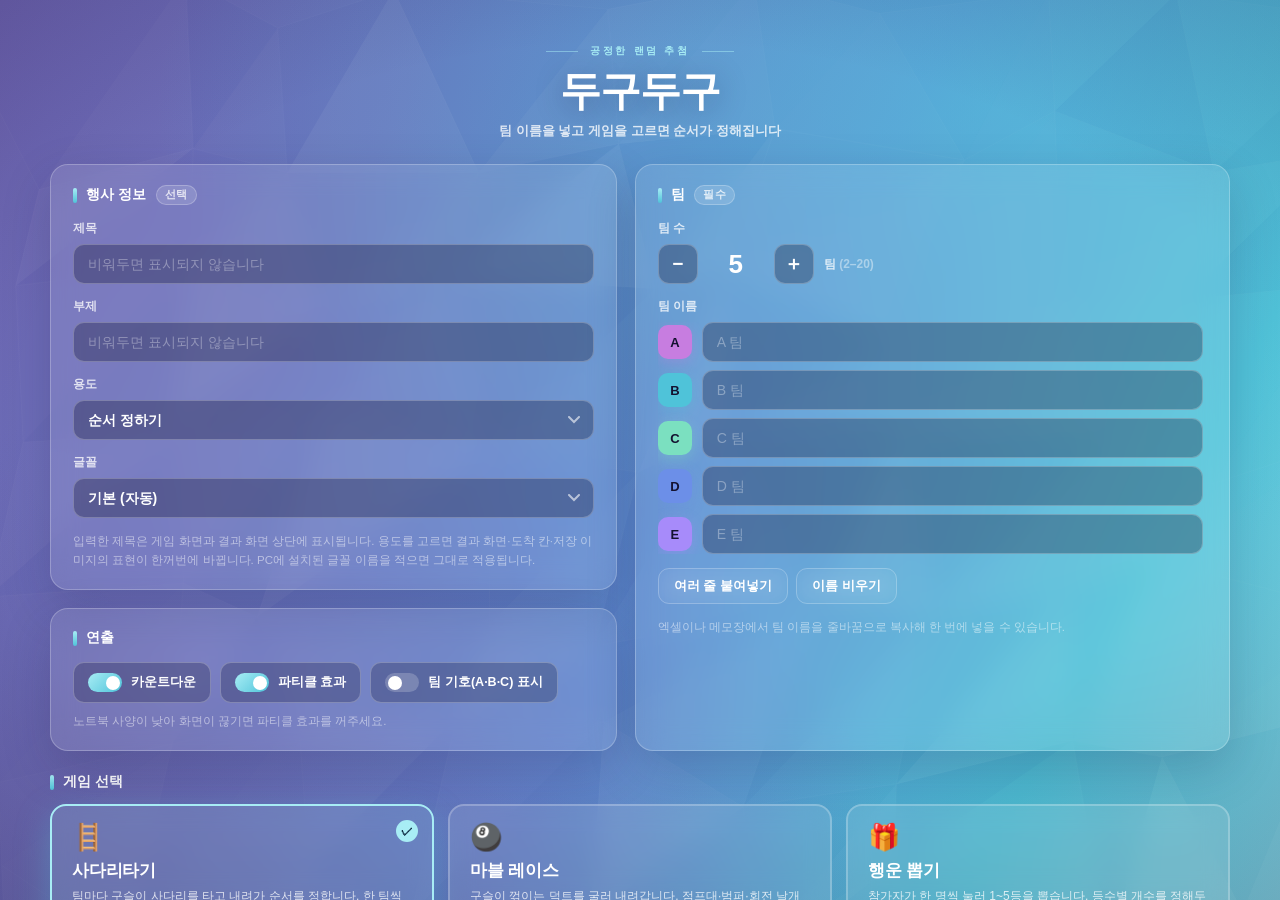
<file: index.html>
<!DOCTYPE html>
<html lang="ko">
<head>
<meta charset="UTF-8">
<meta name="viewport" content="width=device-width, initial-scale=1.0">
<title>두구두구</title>
<meta name="description" content="두구두구 — 공정한 랜덤 추첨 미니게임. 사다리타기, 마블 레이스, 행운 뽑기.">
<link rel="stylesheet" href="assets/style.css">
<link rel="icon" href="data:image/svg+xml,<svg xmlns='http://www.w3.org/2000/svg' viewBox='0 0 100 100'><text y='.9em' font-size='90'>🥁</text></svg>">
</head>
<body>

<div id="bgGrad"></div>
<canvas id="bgPoly"></canvas>
<div id="vignette"></div>

<!-- ══════════════════════════════════════════════════════════════════
     화면 1 · 설정
     ══════════════════════════════════════════════════════════════ -->
<section id="setup" class="screen on">
  <div class="setup-hero">
    <div class="kicker">공정한 랜덤 추첨</div>
    <h1>두구두구</h1>
    <p class="lead">팀 이름을 넣고 게임을 고르면 순서가 정해집니다</p>
  </div>

  <div class="grid">
    <!-- 좌: 행사 정보 -->
    <div class="col">
      <div class="card">
        <h2>행사 정보 <span class="opt">선택</span></h2>
        <div class="field">
          <label>제목</label>
          <input class="inp" id="fTitle" placeholder="비워두면 표시되지 않습니다" maxlength="80">
        </div>
        <div class="field">
          <label>부제</label>
          <input class="inp" id="fSub" placeholder="비워두면 표시되지 않습니다" maxlength="80">
        </div>
        <div class="field" id="fPurposeWrap">
          <label>용도</label>
          <select class="inp" id="fPurpose"></select>
        </div>
        <div class="field">
          <label>글꼴</label>
          <select class="inp" id="fFontSel"></select>
        </div>
        <div class="field" id="fFontCustomWrap" style="display:none">
          <label>글꼴 이름 직접 입력</label>
          <input class="inp" id="fFontCustom" placeholder="예: GmarketSansMedium">
        </div>
        <div class="hint">입력한 제목은 게임 화면과 결과 화면 상단에 표시됩니다.
          용도를 고르면 결과 화면·도착 칸·저장 이미지의 표현이 한꺼번에 바뀝니다.
          PC에 설치된 글꼴 이름을 적으면 그대로 적용됩니다.</div>
      </div>

      <div class="card">
        <h2>연출</h2>
        <div class="toggles">
          <button class="tg on" id="tgCount"><span class="sw"></span>카운트다운</button>
          <button class="tg on" id="tgFx"><span class="sw"></span>파티클 효과</button>
          <button class="tg" id="tgNo"><span class="sw"></span>팀 기호(A·B·C) 표시</button>
        </div>
        <div class="hint">노트북 사양이 낮아 화면이 끊기면 파티클 효과를 꺼주세요.</div>
      </div>
    </div>

    <!-- 우: 팀 -->
    <div class="card" id="teamCard">
      <h2>팀 <span class="opt">필수</span></h2>
      <div class="field">
        <label>팀 수</label>
        <div class="stepper">
          <button id="cMinus" aria-label="팀 수 줄이기">−</button>
          <div class="val" id="cVal">5</div>
          <button id="cPlus" aria-label="팀 수 늘리기">＋</button>
          <div class="unit">팀 <span class="dim">(2–20)</span></div>
        </div>
      </div>
      <div class="field">
        <label>팀 이름</label>
        <div class="teamlist" id="teamList"></div>
      </div>
      <div class="field row-btns">
        <button class="btn sm ghost" id="bPaste">여러 줄 붙여넣기</button>
        <button class="btn sm ghost" id="bClear">이름 비우기</button>
      </div>
      <div class="hint">엑셀이나 메모장에서 팀 이름을 줄바꿈으로 복사해 한 번에 넣을 수 있습니다.</div>
    </div>
  </div>

  <!-- 게임 선택 -->
  <div class="games-wrap">
    <h2 class="section-title">게임 선택</h2>
    <div class="games" id="gameList"></div>
    <div class="game-opts" id="gameOpts"></div>
  </div>

  <div class="setup-actions">
    <button class="btn ghost" id="bReset">전부 비우기</button>
    <button class="btn primary big" id="bStart">시작하기</button>
  </div>
  <div class="foot-note">입력한 내용은 이 브라우저에 저장돼 다음에 열어도 그대로 남습니다 · <b>전부 비우기</b>로 지울 수 있습니다</div>
</section>

<!-- ══════════════════════════════════════════════════════════════════
     화면 2 · 게임
     ══════════════════════════════════════════════════════════════ -->
<section id="play" class="screen">
  <div class="play-head">
    <div class="ph-left">
      <div class="game-name" id="pGame">사다리타기</div>
      <div class="ev-title" id="pTitle"></div>
      <div class="ev-sub" id="pSub"></div>
    </div>
    <div class="ph-right">
      <div class="counter"><b id="cDone">0</b><span>/</span><span id="cAll">5</span></div>
      <div class="tool-slot" id="gameTools"></div>
      <button class="btn sm" id="bRes" style="display:none">결과 보기</button>
      <button class="btn sm ghost" id="bFs">전체화면 <span class="kb">F</span></button>
      <button class="btn sm" id="bBack">⚙ 설정으로</button>
    </div>
  </div>
  <div class="stage" id="stage"></div>
  <div class="play-foot"><div class="tip" id="tip"></div></div>
</section>

<!-- ══════════════════════════════════════════════════════════════════
     화면 3 · 결과
     ══════════════════════════════════════════════════════════════ -->
<section id="result" class="screen">
  <div class="res-head">
    <div class="ev-title lg" id="rTitle"></div>
    <div class="ev-sub" id="rSub"></div>
    <h1 id="rHeading">순서</h1>
  </div>
  <div class="res-list" id="resList"></div>
  <div class="res-foot">
    <button class="btn" id="bPng">결과 이미지 저장</button>
    <button class="btn" id="bGameBack">게임 화면 보기</button>
    <button class="btn" id="bHome">⚙ 설정으로</button>
  </div>
</section>

<div id="cd"><div class="ring"><svg viewBox="0 0 100 100"><circle cx="50" cy="50" r="47" id="cdRing"/></svg></div><div class="num" id="cdNum">3</div></div>
<div id="toast"></div>

<div id="modal" class="modal">
  <div class="modal-box">
    <h3>팀 이름 붙여넣기</h3>
    <p>한 줄에 한 팀씩 입력하거나 붙여넣으세요. 팀 수는 자동으로 맞춰집니다.</p>
    <textarea id="pasteArea" class="inp" rows="10" placeholder="kirakira&#10;糸&#10;Genius&#10;Ace&#10;POMPOM"></textarea>
    <div class="modal-foot">
      <button class="btn ghost sm" id="pasteCancel">취소</button>
      <button class="btn primary sm" id="pasteOk">적용</button>
    </div>
  </div>
</div>

<script src="assets/core.js"></script>
<script src="assets/game-ladder.js"></script>
<script src="assets/game-marble.js"></script>
<script src="assets/game-draw.js"></script>
<script>Core.boot();</script>
</body>
</html>
</file>
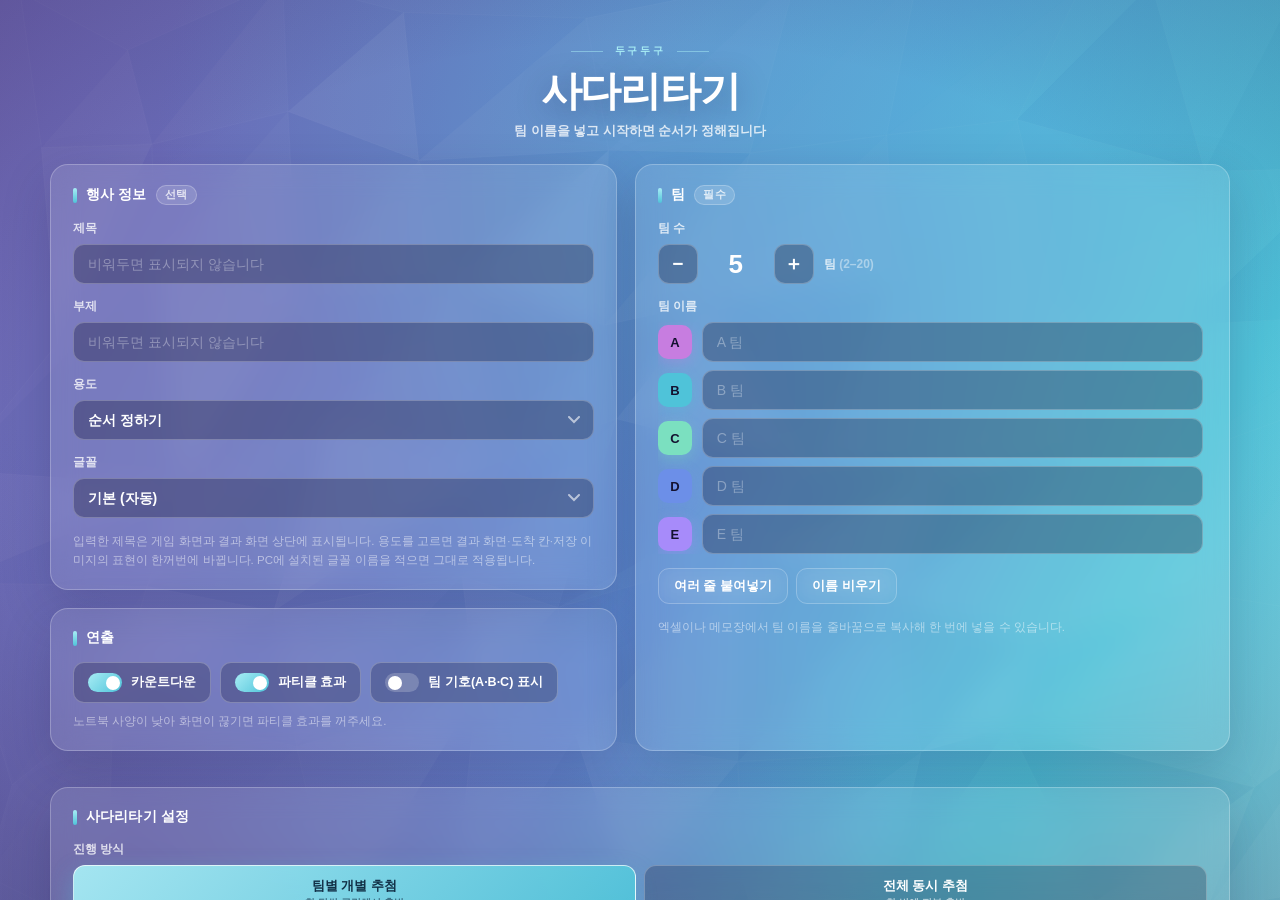
<file: 사다리타기.html>
<!DOCTYPE html>
<html lang="ko">
<head>
<meta charset="UTF-8">
<meta name="viewport" content="width=device-width, initial-scale=1.0">
<title>사다리타기 · 두구두구</title>
<meta name="description" content="두구두구 — 공정한 랜덤 추첨 미니게임. 사다리타기, 마블 레이스, 행운 뽑기.">
<style>
/* ============================================================================
   발표 순서 미니게임 — 공통 스타일
   팔레트: 보라 #6E63B0 → 블루 #5B8FD4 → 시안 #4FC3D9 (로우폴리 배경)
   ========================================================================= */
:root{
  --c-purple:#6E63B0; --c-blue:#5B8FD4; --c-cyan:#4FC3D9;
  --c-mint:#A8EDF5;   --c-navy:#2E4E9E;
  --ink:#fff; --ink-2:rgba(255,255,255,.78); --ink-3:rgba(255,255,255,.5);
  --glass:rgba(255,255,255,.11); --glass-2:rgba(255,255,255,.18);
  --line:rgba(255,255,255,.24);
  --font-user:"Pretendard";
  --font-stack:var(--font-user),Pretendard,-apple-system,"Malgun Gothic",
               "Apple SD Gothic Neo","Noto Sans KR",sans-serif;
  --r:18px;
}
*{box-sizing:border-box;margin:0;padding:0}
html,body{height:100%;overflow:hidden}
body{font-family:var(--font-stack);background:#3d3a6e;color:var(--ink);
  -webkit-font-smoothing:antialiased;user-select:none}
button{font-family:inherit;color:inherit;border:none;background:none;cursor:pointer}
input,select,textarea{font-family:inherit}

#bgGrad{position:fixed;inset:0;z-index:0;background:
  radial-gradient(120% 90% at 78% 12%, rgba(79,195,217,.55) 0%, rgba(79,195,217,0) 55%),
  radial-gradient(100% 80% at 10% 95%, rgba(110,99,176,.75) 0%, rgba(110,99,176,0) 60%),
  linear-gradient(118deg,#6E63B0 0%,#6a73bd 26%,#5B8FD4 55%,#4FC3D9 82%,#7fd3e2 100%)}
#bgPoly{position:fixed;inset:0;z-index:1;opacity:.55}
#vignette{position:fixed;inset:0;z-index:2;pointer-events:none;
  background:radial-gradient(120% 100% at 50% 45%,rgba(0,0,0,0) 40%,rgba(20,16,48,.42) 100%)}

.screen{position:fixed;inset:0;z-index:5;display:none;flex-direction:column;padding:24px 32px 18px}
.screen.on{display:flex;animation:scrIn .45s cubic-bezier(.16,1,.3,1)}
@keyframes scrIn{from{opacity:0;transform:translateY(12px)}to{opacity:1;transform:none}}

/* ── 버튼 ────────────────────────────────────────────────────────────── */
.btn{display:inline-flex;align-items:center;justify-content:center;gap:8px;
  padding:13px 24px;border-radius:14px;background:var(--glass);border:1.5px solid var(--line);
  font-weight:700;font-size:15px;line-height:1.2;backdrop-filter:blur(10px);white-space:nowrap;
  transition:transform .18s cubic-bezier(.16,1,.3,1),background .18s,border-color .18s,box-shadow .18s}
.btn:hover{background:var(--glass-2);border-color:rgba(255,255,255,.45);transform:translateY(-2px)}
.btn:active{transform:translateY(0) scale(.98)}
.btn.sm{padding:9px 15px;font-size:13px;border-radius:11px}
.btn.big{padding:17px 52px;font-size:18px;border-radius:16px}
.btn.primary{background:linear-gradient(135deg,#A8EDF5,#4FC3D9 55%,#63b6e8);color:#123047;
  border-color:rgba(255,255,255,.6);box-shadow:0 10px 30px rgba(79,195,217,.42)}
.btn.primary:hover{box-shadow:0 14px 40px rgba(79,195,217,.6)}
.btn.ghost{background:transparent}
.btn[disabled]{opacity:.35;pointer-events:none}
.btn .kb{font-size:11px;opacity:.55;border:1px solid currentColor;border-radius:5px;padding:1px 5px;font-weight:700}

/* ── 설정 화면 ───────────────────────────────────────────────────────── */
#setup{overflow-y:auto;padding-bottom:30px}
#setup::-webkit-scrollbar{width:9px}
#setup::-webkit-scrollbar-thumb{background:rgba(255,255,255,.22);border-radius:9px}
.setup-hero{text-align:center;margin:14px 0 24px;flex:0 0 auto}
.setup-hero .kicker{display:inline-flex;align-items:center;gap:12px;font-size:clamp(10px,.8vw,13px);
  font-weight:800;letter-spacing:.26em;color:var(--c-mint);margin-bottom:12px}
.setup-hero .kicker::before,.setup-hero .kicker::after{content:"";width:32px;height:1.5px;background:currentColor;opacity:.5}
.setup-hero h1{font-size:clamp(28px,3.2vw,52px);font-weight:900;letter-spacing:-.03em;line-height:1.05;
  text-shadow:0 6px 30px rgba(20,16,60,.35)}
.setup-hero .lead{margin-top:10px;font-size:clamp(12px,1vw,16px);color:var(--ink-2);font-weight:600}

.grid{display:grid;grid-template-columns:minmax(0,1fr) minmax(0,1.05fr);gap:18px;
  max-width:1180px;margin:0 auto;width:100%}
@media (max-width:980px){.grid{grid-template-columns:1fr}}
.col{display:flex;flex-direction:column;gap:18px}

.card{background:rgba(255,255,255,.10);border:1.5px solid var(--line);border-radius:var(--r);
  padding:20px 22px;backdrop-filter:blur(14px);box-shadow:0 18px 50px rgba(23,18,60,.20)}
.card h2{font-size:14px;font-weight:800;letter-spacing:.01em;display:flex;align-items:center;gap:9px;margin-bottom:15px}
.card h2::before{content:"";width:4px;height:15px;border-radius:2px;
  background:linear-gradient(180deg,#A8EDF5,#4FC3D9);flex:0 0 auto}
.card h2 .opt{font-size:10.5px;font-weight:700;letter-spacing:.06em;padding:2px 8px;border-radius:20px;
  background:rgba(255,255,255,.14);border:1px solid var(--line);color:var(--ink-2)}
.field{margin-bottom:14px}
.field:last-child{margin-bottom:0}
.field>label{display:block;font-size:12px;font-weight:700;color:var(--ink-2);margin-bottom:7px}
.row-btns{display:flex;gap:8px;flex-wrap:wrap}

.inp{width:100%;padding:11px 14px;border-radius:11px;background:rgba(12,10,40,.30);
  border:1.5px solid var(--line);color:var(--ink);font-size:14px;font-weight:600;outline:none;
  transition:border-color .16s,background .16s}
.inp::placeholder{color:rgba(255,255,255,.34);font-weight:500}
.inp:focus{border-color:#A8EDF5;background:rgba(12,10,40,.45)}
select.inp{cursor:pointer;appearance:none;padding-right:34px;background-repeat:no-repeat;
  background-position:right 13px center;
  background-image:url("data:image/svg+xml;utf8,<svg xmlns='http://www.w3.org/2000/svg' width='12' height='8'><path d='M1 1l5 5 5-5' stroke='white' stroke-width='2' fill='none' opacity='.6' stroke-linecap='round'/></svg>")}
select.inp option{background:#3b3468;color:#fff}
textarea.inp{resize:vertical;line-height:1.6;font-weight:500}

.stepper{display:flex;align-items:center;gap:10px}
.stepper button{width:40px;height:40px;border-radius:11px;flex:0 0 auto;background:rgba(12,10,40,.3);
  border:1.5px solid var(--line);font-size:19px;font-weight:800;transition:all .16s}
.stepper button:hover{background:rgba(12,10,40,.5);border-color:#A8EDF5}
.stepper .val{font-size:26px;font-weight:900;min-width:56px;text-align:center;font-variant-numeric:tabular-nums}
.stepper .unit{font-size:12px;color:var(--ink-2);font-weight:700}
.dim{opacity:.55}

.teamlist{display:flex;flex-direction:column;gap:8px;max-height:300px;overflow-y:auto;padding-right:4px}
.teamlist::-webkit-scrollbar{width:7px}
.teamlist::-webkit-scrollbar-thumb{background:rgba(255,255,255,.2);border-radius:7px}
.trow{display:flex;align-items:center;gap:10px}
.tdot{width:34px;height:34px;border-radius:10px;flex:0 0 auto;display:flex;align-items:center;
  justify-content:center;font-size:13px;font-weight:900;color:#141230}
.trow .inp{flex:1 1 auto}

.hint{font-size:11.5px;color:var(--ink-3);line-height:1.6;margin-top:9px}

.toggles{display:flex;gap:9px;flex-wrap:wrap}
.tg{display:flex;align-items:center;gap:9px;padding:10px 14px;border-radius:11px;
  background:rgba(12,10,40,.24);border:1.5px solid var(--line);font-size:12.5px;font-weight:700;transition:all .16s}
.tg:hover{background:rgba(12,10,40,.4)}
.tg .sw{width:34px;height:19px;border-radius:19px;background:rgba(255,255,255,.2);position:relative;
  transition:background .2s;flex:0 0 auto}
.tg .sw::after{content:"";position:absolute;top:2.5px;left:2.5px;width:14px;height:14px;border-radius:50%;
  background:#fff;transition:transform .22s cubic-bezier(.16,1,.3,1)}
.tg.on .sw{background:linear-gradient(135deg,#A8EDF5,#4FC3D9)}
.tg.on .sw::after{transform:translateX(15px)}

/* ── 게임 선택 ───────────────────────────────────────────────────────── */
.games-wrap{max-width:1180px;margin:22px auto 0;width:100%}
.section-title{font-size:14px;font-weight:800;display:flex;align-items:center;gap:9px;margin-bottom:13px}
.section-title::before{content:"";width:4px;height:15px;border-radius:2px;
  background:linear-gradient(180deg,#A8EDF5,#4FC3D9)}
.games{display:grid;grid-template-columns:repeat(auto-fit,minmax(250px,1fr));gap:14px}
.gcard{position:relative;text-align:left;padding:18px 20px;border-radius:16px;
  background:rgba(255,255,255,.10);border:2px solid var(--line);backdrop-filter:blur(12px);
  transition:transform .2s cubic-bezier(.16,1,.3,1),border-color .2s,box-shadow .2s,background .2s}
.gcard:hover{transform:translateY(-4px);background:rgba(255,255,255,.16)}
.gcard.on{border-color:#A8EDF5;background:rgba(168,237,245,.16);
  box-shadow:0 12px 34px rgba(79,195,217,.35)}
.gcard .gi{font-size:26px;line-height:1;margin-bottom:9px}
.gcard .gn{font-size:17px;font-weight:900;letter-spacing:-.01em}
.gcard .gd{font-size:12px;color:var(--ink-2);margin-top:5px;line-height:1.55;font-weight:500}
.gcard .chk{position:absolute;top:14px;right:14px;width:22px;height:22px;border-radius:50%;
  border:2px solid var(--line);display:flex;align-items:center;justify-content:center;font-size:12px;
  font-weight:900;color:#123047;opacity:0;transition:opacity .2s}
.gcard.on .chk{opacity:1;background:#A8EDF5;border-color:#A8EDF5}
.game-opts{margin-top:14px}
.game-opts:empty{margin:0}

.setup-actions{display:flex;gap:12px;justify-content:center;align-items:center;margin:24px auto 6px;flex-wrap:wrap}
.foot-note{text-align:center;font-size:11px;color:var(--ink-3);margin-top:6px}

/* ── 게임 화면 ───────────────────────────────────────────────────────── */
#play{padding:18px 26px 12px}
.play-head{display:flex;align-items:flex-start;justify-content:space-between;gap:18px;flex:0 0 auto}
.ph-left{min-width:0}
.game-name{font-size:clamp(17px,1.5vw,26px);font-weight:900;letter-spacing:-.02em;line-height:1.1}
.ev-title{font-size:clamp(12px,1vw,16px);font-weight:800;color:var(--ink-2);margin-top:4px;letter-spacing:-.01em}
.ev-title:empty{display:none}
.ev-sub{font-size:clamp(11px,.85vw,13.5px);font-weight:600;color:var(--ink-3);margin-top:2px}
.ev-sub:empty{display:none}
.ev-title.lg{font-size:clamp(14px,1.2vw,20px);color:var(--ink)}
.ph-right{display:flex;gap:8px;align-items:center;flex-wrap:wrap;justify-content:flex-end}
.tool-slot{display:flex;gap:8px;align-items:center;flex-wrap:wrap}
.counter{display:flex;align-items:baseline;gap:5px;padding:8px 16px;border-radius:12px;
  background:rgba(12,10,40,.32);border:1.5px solid var(--line);font-variant-numeric:tabular-nums;font-weight:900}
.counter b{font-size:22px;color:#A8EDF5}
.counter span{font-size:13px;color:var(--ink-3)}
.stage{flex:1 1 auto;display:flex;flex-direction:column;min-height:0;margin-top:12px;position:relative}
.play-foot{display:flex;justify-content:center;flex:0 0 auto;padding-top:9px}
.tip{font-size:12.5px;color:var(--ink-3);font-weight:600}

/* ── 카운트다운 ──────────────────────────────────────────────────────── */
#cd{position:fixed;inset:0;z-index:40;display:none;align-items:center;justify-content:center;
  background:rgba(14,11,44,.5);backdrop-filter:blur(9px)}
#cd.on{display:flex}
#cd .num{font-size:min(30vw,320px);font-weight:900;line-height:1;color:#fff;font-variant-numeric:tabular-nums;
  text-shadow:0 0 70px rgba(168,237,245,.85),0 0 150px rgba(79,195,217,.55)}
#cd .ring{position:absolute;width:min(34vw,360px);height:min(34vw,360px);border-radius:50%;
  border:3px solid rgba(168,237,245,.28)}
#cd .ring svg{width:100%;height:100%;transform:rotate(-90deg)}
#cd .ring circle{fill:none;stroke:#A8EDF5;stroke-width:3;stroke-linecap:round;
  filter:drop-shadow(0 0 12px rgba(168,237,245,.9))}
.cd-tick{animation:cdTick .92s cubic-bezier(.16,1,.3,1)}
@keyframes cdTick{0%{opacity:0;transform:scale(2.1);filter:blur(16px)}
  16%{opacity:1;transform:scale(1);filter:blur(0)}
  88%{opacity:1;transform:scale(1);filter:blur(0)}
  100%{opacity:0;transform:scale(.9);filter:blur(4px)}}
.shock{position:fixed;left:50%;top:50%;z-index:41;pointer-events:none;width:20px;height:20px;
  margin:-10px 0 0 -10px;border-radius:50%;border:3px solid rgba(168,237,245,.9)}
.shock.go{animation:shock .85s cubic-bezier(.16,1,.3,1) forwards}
@keyframes shock{0%{transform:scale(1);opacity:.95;border-width:5px}
  100%{transform:scale(95);opacity:0;border-width:1px}}

/* ── 결과 화면 ───────────────────────────────────────────────────────── */
#result{padding:24px 40px 18px;align-items:center}
.res-head{text-align:center;flex:0 0 auto;margin-bottom:14px}
.res-head h1{font-size:clamp(26px,3vw,50px);font-weight:900;letter-spacing:-.03em;line-height:1.05;margin-top:6px}
.res-list{flex:1 1 auto;width:100%;max-width:1000px;min-height:0;display:flex;flex-direction:column;
  gap:10px;padding:4px 6px;justify-content:center}
.res-list .rrow{flex:1 1 0;max-height:168px}
.rrow{display:flex;align-items:center;gap:18px;padding:12px 22px;min-height:66px;border-radius:16px;
  background:rgba(255,255,255,.13);border:2px solid var(--line);backdrop-filter:blur(12px);
  opacity:0;transform:translateY(20px)}
.rrow.in{animation:rIn .6s cubic-bezier(.16,1,.3,1) forwards}
@keyframes rIn{to{opacity:1;transform:none}}
.rrow .rank{width:52px;height:52px;border-radius:14px;flex:0 0 auto;display:flex;align-items:center;
  justify-content:center;font-size:24px;font-weight:900;color:#141230}
.rrow .rinfo{flex:1 1 auto;min-width:0}
.rrow .rord{font-size:12.5px;font-weight:800;color:rgba(255,255,255,.86)}
.rrow .rname{font-size:clamp(19px,1.8vw,30px);font-weight:900;letter-spacing:-.02em;line-height:1.15;
  margin-top:1px;text-shadow:0 2px 10px rgba(8,6,26,.45)}
.rrow .rno{font-size:15px;font-weight:900;letter-spacing:.06em;color:var(--ink-3)}
.res-list.dense{gap:7px}
.res-list.dense .rrow{padding:9px 18px;gap:14px;border-radius:13px;min-height:56px}
.res-list.dense .rank{width:42px;height:42px;border-radius:11px;font-size:19px}
.res-list.dense .rname{font-size:clamp(16px,1.35vw,24px)}
.res-list.dense .rord{font-size:11px}
.res-list.cols2{display:grid;grid-template-columns:1fr 1fr;gap:10px 16px;grid-auto-flow:column;
  align-content:stretch;max-width:1560px}
.res-list.cols2 .rrow{padding:8px 14px;gap:11px;border-radius:12px;max-height:none;min-height:56px}
.res-list.cols2 .rank{width:38px;height:38px;border-radius:10px;font-size:17px}
.res-list.cols2 .rname{font-size:clamp(15px,1.1vw,21px)}
.res-list.cols2 .rord{font-size:10.5px}
.res-foot{display:flex;gap:11px;justify-content:center;flex:0 0 auto;padding-top:14px;flex-wrap:wrap}

/* ── 토스트 · 모달 ───────────────────────────────────────────────────── */
#toast{position:fixed;left:50%;bottom:34px;transform:translateX(-50%) translateY(20px);z-index:60;
  padding:12px 22px;border-radius:13px;background:rgba(14,11,44,.9);border:1.5px solid var(--line);
  font-size:13.5px;font-weight:700;backdrop-filter:blur(10px);opacity:0;pointer-events:none;
  transition:opacity .28s,transform .28s;box-shadow:0 14px 40px rgba(10,8,34,.45)}
#toast.on{opacity:1;transform:translateX(-50%) translateY(0)}
.modal{position:fixed;inset:0;z-index:70;display:none;align-items:center;justify-content:center;
  background:rgba(10,8,32,.62);backdrop-filter:blur(6px);padding:24px}
.modal.on{display:flex}
.modal-box{width:min(560px,100%);background:rgba(30,26,68,.96);border:1.5px solid var(--line);
  border-radius:var(--r);padding:24px;box-shadow:0 30px 80px rgba(8,6,26,.5)}
.modal-box h3{font-size:18px;font-weight:900;margin-bottom:8px}
.modal-box p{font-size:12.5px;color:var(--ink-2);margin-bottom:14px;line-height:1.6}
.modal-foot{display:flex;gap:9px;justify-content:flex-end;margin-top:14px}

body.noeffect .pulse{animation:none!important}

/* ============================================================================
   게임 · 사다리타기
   ========================================================================= */
.row-cards{display:flex;gap:12px;flex:0 0 auto;padding:0 4px}
.row-cards>*{flex:1 1 0;min-width:0}
.canvas-wrap{flex:1 1 auto;position:relative;min-height:0;margin:6px 0}
.canvas-wrap canvas{position:absolute;inset:0;width:100%;height:100%}

.tcard{position:relative;border-radius:15px;padding:12px 10px 13px;background:rgba(255,255,255,.13);
  border:2px solid var(--line);backdrop-filter:blur(12px);text-align:center;overflow:hidden;
  transition:transform .22s cubic-bezier(.16,1,.3,1),box-shadow .22s,opacity .3s,border-color .22s}
.tcard .no{font-size:10.5px;font-weight:800;letter-spacing:.14em;color:var(--ink-3);margin-bottom:3px}
.tcard .nm{font-size:clamp(14px,1.35vw,25px);font-weight:900;letter-spacing:-.02em;line-height:1.14;
  word-break:keep-all;overflow-wrap:anywhere}
.tcard .bar{position:absolute;left:0;right:0;top:0;height:4px}
.tcard.click{cursor:pointer}
.tcard.click::after{content:"";position:absolute;inset:-2px;border-radius:15px;pointer-events:none;
  box-shadow:0 0 0 0 rgba(168,237,245,.65);animation:pulse 2.1s ease-out infinite}
@keyframes pulse{0%{box-shadow:0 0 0 0 rgba(168,237,245,.55)}
  70%{box-shadow:0 0 0 13px rgba(168,237,245,0)}100%{box-shadow:0 0 0 0 rgba(168,237,245,0)}}
.tcard.click:hover{transform:translateY(-5px) scale(1.03)}
.tcard.done{opacity:.34;filter:saturate(.35)}
.tcard.done::after{display:none}
.tcard.active{transform:translateY(-4px) scale(1.045);border-color:rgba(255,255,255,.85)}

.dcard{position:relative;border-radius:15px;padding:13px 10px;min-height:74px;background:rgba(12,10,40,.34);
  border:2.5px solid rgba(255,255,255,.32);backdrop-filter:blur(12px);text-align:center;overflow:hidden;
  display:flex;flex-direction:column;align-items:center;justify-content:center;gap:2px;
  transition:transform .3s cubic-bezier(.16,1,.3,1),box-shadow .3s,background .3s,border-color .3s}
.dcard .ord{font-size:clamp(12px,1.1vw,18px);font-weight:900;line-height:1.15;
  text-shadow:0 2px 8px rgba(8,6,26,.55)}
.dcard .win{font-size:clamp(13px,1.25vw,22px);font-weight:900;line-height:1.12;
  word-break:keep-all;overflow-wrap:anywhere;
  text-shadow:0 0 14px rgba(8,6,26,.7),0 2px 4px rgba(8,6,26,.9)}
.dcard .q{font-size:clamp(16px,1.5vw,26px);font-weight:900;color:rgba(255,255,255,.58);letter-spacing:.16em}
.dcard.filled{background:rgba(9,7,32,.52)}
.dcard.pop{animation:dpop .62s cubic-bezier(.16,1,.3,1)}
@keyframes dpop{0%{transform:scale(1)}28%{transform:scale(1.13) translateY(-6px)}
  60%{transform:scale(.985)}100%{transform:scale(1)}}

/* 팀이 많을 때 카드 자동 축소 */
.row-cards.d1>*{border-radius:12px}
.row-cards.d1 .tcard,.row-cards.d1 .dcard{padding:9px 5px}
.row-cards.d1 .nm{font-size:clamp(12px,1.05vw,19px)}
.row-cards.d1 .no{font-size:9.5px;letter-spacing:.08em}
.row-cards.d1 .ord{font-size:clamp(10px,.82vw,14px)}
.row-cards.d1 .win{font-size:clamp(11px,.95vw,17px)}
.row-cards.d1 .dcard{min-height:60px}
.row-cards.d2{gap:6px}
.row-cards.d2>*{border-radius:10px}
.row-cards.d2 .tcard,.row-cards.d2 .dcard{padding:7px 3px}
.row-cards.d2 .nm{font-size:clamp(10px,.72vw,14px)}
.row-cards.d2 .no{font-size:8.5px;letter-spacing:.04em;margin-bottom:1px}
.row-cards.d2 .ord{font-size:clamp(9px,.6vw,11px)}
.row-cards.d2 .win{font-size:clamp(9.5px,.68vw,13px)}
.row-cards.d2 .q{font-size:13px;letter-spacing:.06em}
.row-cards.d2 .dcard{min-height:48px}

/* 세그먼트 선택 (게임 옵션) */
.seg{display:flex;gap:8px;flex-wrap:wrap}
.seg button{flex:1 1 0;min-width:150px;padding:12px 10px;border-radius:12px;background:rgba(12,10,40,.24);
  border:1.5px solid var(--line);font-size:13px;font-weight:700;transition:all .18s;text-align:center;line-height:1.25}
.seg button .sub{display:block;font-size:.78em;opacity:.6;font-weight:600;margin-top:.2em}
.seg button:hover{background:rgba(12,10,40,.4)}
.seg button.on{background:linear-gradient(135deg,rgba(168,237,245,.94),rgba(79,195,217,.94));
  color:#123047;border-color:rgba(255,255,255,.7);box-shadow:0 8px 22px rgba(79,195,217,.35)}
.seg button.on .sub{opacity:.62}

/* ============================================================================
   게임 · 마블 레이스
   ========================================================================= */
.marble-wrap{flex:1 1 auto;display:flex;gap:16px;min-height:0;justify-content:center}
.marble-track{flex:0 1 980px;position:relative;min-width:0;border-radius:18px;overflow:hidden;
  background:rgba(9,7,32,.34);border:1.5px solid var(--line);box-shadow:inset 0 0 60px rgba(8,6,26,.4)}
.marble-track canvas{position:absolute;inset:0;width:100%;height:100%}
.rank-panel{flex:0 0 320px;display:flex;flex-direction:column;border-radius:18px;padding:14px;
  background:rgba(255,255,255,.09);border:1.5px solid var(--line);backdrop-filter:blur(12px);min-height:0}
.rank-panel h3{font-size:12px;font-weight:800;letter-spacing:.06em;color:var(--ink-2);margin-bottom:10px}
.rank-list{flex:1 1 auto;overflow-y:auto;display:flex;flex-direction:column;gap:5px;padding-right:4px}
.rank-list::-webkit-scrollbar{width:6px}
.rank-list::-webkit-scrollbar-thumb{background:rgba(255,255,255,.2);border-radius:6px}
.rk{display:flex;align-items:center;gap:9px;padding:6px 9px;border-radius:10px;
  background:rgba(12,10,40,.3);border:1.5px solid transparent;transition:all .25s;font-size:12.5px}
.rk .p{width:22px;text-align:center;font-weight:900;font-variant-numeric:tabular-nums;color:var(--ink-3);flex:0 0 auto}
.rk .ball{width:24px;height:24px;border-radius:50%;flex:0 0 auto;display:flex;
  align-items:center;justify-content:center;font-weight:900;font-size:12px;color:#161233;
  box-shadow:0 2px 8px rgba(8,6,26,.45),inset 0 -2px 5px rgba(0,0,0,.18),inset 0 2px 5px rgba(255,255,255,.55)}
.rk .nm{flex:1 1 auto;font-weight:800;overflow:hidden;text-overflow:ellipsis;white-space:nowrap}
.rk.fin{background:rgba(9,7,32,.6)}
.rk.fin .p{color:#A8EDF5}
@media (max-width:1100px){.rank-panel{flex-basis:210px}}
.rank-panel .rk{font-size:13px;padding:7px 10px}

/* ============================================================================
   사다리 가로 스크롤 래퍼
   좁은 화면에서 칸을 무한정 줄이는 대신 최소 폭을 지키고 옆으로 밀어 보게 한다.
   카드와 캔버스가 같은 스크롤 컨테이너 안에 있으므로 좌표 계산은 그대로 맞는다.
   ========================================================================= */
.ladder-scroll{flex:1 1 auto;min-height:0;display:flex;overflow-x:auto;overflow-y:hidden;
  scrollbar-width:thin;-webkit-overflow-scrolling:touch}
.ladder-scroll::-webkit-scrollbar{height:7px}
.ladder-scroll::-webkit-scrollbar-thumb{background:rgba(255,255,255,.25);border-radius:7px}
.ladder-inner{flex:1 0 auto;min-width:100%;display:flex;flex-direction:column;min-height:0}

/* ============================================================================
   모바일 · 태블릿
   ========================================================================= */
@media (hover:none){
  /* 터치 기기에서는 F 키가 없고 브라우저가 전체화면을 따로 다룬다 */
  #bFs{display:none!important}
  .btn,.tg,.stepper button,.gcard,.seg button{touch-action:manipulation;-webkit-tap-highlight-color:transparent}
  .btn{min-height:44px}
  .btn.sm{min-height:38px}
  .tcard.click:hover,.gcard:hover,.btn:hover{transform:none}
}

@media (max-width:820px){
  .screen{padding:12px 12px 8px;height:100dvh}
  #setup{padding-bottom:22px}

  /* 설정 */
  .setup-hero{margin:6px 0 16px}
  .setup-hero h1{font-size:30px}
  .setup-hero .kicker{margin-bottom:8px;letter-spacing:.18em}
  .setup-hero .lead{font-size:13px;margin-top:8px}
  .grid{gap:12px}
  .col{gap:12px}
  .card{padding:15px 14px;border-radius:15px}
  .card h2{margin-bottom:12px}
  .teamlist{max-height:46vh}
  .stepper button{width:44px;height:44px}
  .stepper .val{font-size:24px;min-width:48px}
  .games{grid-template-columns:1fr;gap:10px}
  .gcard{padding:14px 16px}
  .gcard .gi{font-size:22px;margin-bottom:6px}
  .gcard .gn{font-size:16px}
  .games-wrap{margin-top:16px}
  .setup-actions{margin:18px auto 4px;gap:9px}
  .btn.big{padding:15px 34px;font-size:17px;flex:1 1 auto}
  .seg button{min-width:0;flex:1 1 44%}

  /* 게임 화면 */
  #play{padding:10px 10px 6px}
  .play-head{flex-direction:column;align-items:stretch;gap:8px}
  .game-name{font-size:19px}
  /* 버튼을 가로 스크롤로 숨기면 '설정으로' 를 못 찾는다 — 줄바꿈으로 전부 보이게 */
  .ph-right{justify-content:flex-start;gap:6px;flex-wrap:wrap}
  .ph-right>*{flex:0 0 auto}
  .counter{padding:6px 12px}
  .counter b{font-size:18px}
  .stage{margin-top:8px}
  .play-foot{padding-top:6px}
  .tip{font-size:11.5px;text-align:center;line-height:1.5}

  /* 사다리 — 칸 최소 폭 확보 후 가로 스크롤 */
  .ladder-inner{min-width:max(100%, calc(var(--ld-cols,5) * 66px))}
  .row-cards{gap:7px}
  .tcard .nm{font-size:13px}
  .dcard{min-height:54px}
  .dcard .ord{font-size:11px}
  .dcard .win{font-size:12.5px}
  .dcard .q{font-size:14px}

  /* 마블 — 코스 위, 순위 아래 */
  .marble-wrap{flex-direction:column;gap:9px}
  .marble-track{flex:1 1 auto;max-width:none;border-radius:14px}
  .rank-panel{flex:0 0 auto;max-height:24vh;padding:10px;border-radius:14px}
  .rank-panel h3{margin-bottom:7px}
  .rank-list{display:grid;grid-template-columns:1fr 1fr;gap:5px 8px;align-content:start}
  .rank-panel .rk{font-size:12px;padding:5px 8px}

  /* 결과 */
  .res-head h1{font-size:26px}
  /* 팀이 적으면 가운데로 모으고(위아래 빈 공간 제거), 많으면 위에서부터 쌓고 스크롤.
     safe 를 붙여야 내용이 화면보다 길 때 윗부분이 잘리지 않는다. */
  .res-list{max-width:100%;justify-content:center;justify-content:safe center;
    overflow-y:auto;gap:8px}
  .res-list .rrow{flex:0 1 auto;max-height:104px;min-height:58px;padding:10px 14px;gap:12px}
  .res-list.cols2{display:flex;flex-direction:column;grid-template-rows:none!important;max-width:100%}
  .res-list.cols2 .rrow,.res-list.dense .rrow{min-height:58px}
  .rrow .rank{width:42px;height:42px;font-size:19px;border-radius:11px}
  .rrow .rname{font-size:17px}
  .res-foot{padding-top:10px;gap:8px}
  .res-foot .btn{flex:1 1 40%;padding:12px 10px;font-size:13.5px}

  /* 모달 */
  .modal{padding:14px}
  .modal-box{padding:18px 16px}
}

/* 아주 좁은 폰 */
@media (max-width:400px){
  .setup-hero h1{font-size:26px}
  .res-foot .btn{flex:1 1 100%}
}
@media (max-width:340px){
  .rank-list{grid-template-columns:1fr}
}

/* 가로로 누운 폰 — 세로 공간이 귀하다 */
@media (max-height:520px) and (orientation:landscape){
  .screen{padding:8px 12px 6px}
  .play-head{flex-direction:row;align-items:center}
  .game-name{font-size:16px}
  .ev-title,.ev-sub{display:none}
  .play-foot{display:none}
  .rank-panel{max-height:none;flex:0 0 190px}
  .marble-wrap{flex-direction:row}
  .rank-list{grid-template-columns:1fr}
  .res-head h1{font-size:20px}
  .res-head .ev-title,.res-head .ev-sub{display:none}
}

/* 마블 — 역순 모드 표시 */
.rank-panel h3 .revtag{display:inline-block;margin-left:8px;padding:2px 8px;border-radius:999px;
  background:rgba(255,190,120,.22);border:1px solid rgba(255,190,120,.5);
  font-size:11px;font-weight:800;letter-spacing:0;color:#ffd9ae;vertical-align:middle}

/* ════════════════════════════════════════════════════════════════════
   행운 뽑기
   태블릿 세로 기준으로 만들되 가로에서도 가운데 정렬로 그대로 쓸 수 있게
   폭만 제한한다. 애니메이션은 CSS transform 만 쓴다 (태블릿 부담 최소화).
   ═════════════════════════════════════════════════════════════════ */
body.no-teams #teamCard,
body.no-teams #fPurposeWrap{display:none}
body.no-teams .grid{grid-template-columns:minmax(0,1fr)}

.btn.danger{background:rgba(231,76,89,.22);border-color:rgba(231,76,89,.6);color:#ffd9dc}
.btn.danger:hover{background:rgba(231,76,89,.34)}

.draw-wrap{flex:1 1 auto;display:flex;flex-direction:column;align-items:center;
  justify-content:center;gap:14px;min-height:0;padding:4px 0}
.dw-top{display:flex;align-items:baseline;gap:10px;flex:0 0 auto}
.dw-left{font-size:13px;font-weight:800;color:var(--ink-3);letter-spacing:.02em}
.dw-num b{font-size:30px;font-weight:900;color:var(--c-mint);font-variant-numeric:tabular-nums}
.dw-num span{font-size:14px;font-weight:800;color:var(--ink-3);margin-left:4px}

.machine{flex:0 1 auto;display:flex;flex-direction:column;align-items:center;
  width:min(400px,80vw);transform-origin:50% 60%}
.machine.shake{animation:mcShake .6s cubic-bezier(.36,.07,.19,.97)}
@keyframes mcShake{
  0%,100%{transform:translateX(0) rotate(0)}
  12%{transform:translateX(-7px) rotate(-1.4deg)}
  28%{transform:translateX(6px) rotate(1.2deg)}
  46%{transform:translateX(-5px) rotate(-1deg)}
  64%{transform:translateX(4px) rotate(.7deg)}
  82%{transform:translateX(-2px) rotate(-.3deg)}
}
.mc-dome{position:relative;width:100%;aspect-ratio:1;border-radius:50%;
  background:radial-gradient(120% 110% at 32% 24%, rgba(255,255,255,.34) 0%, rgba(255,255,255,.1) 42%, rgba(255,255,255,.06) 100%);
  border:2px solid rgba(255,255,255,.4);overflow:hidden;
  box-shadow:inset 0 -18px 40px rgba(20,16,48,.3), 0 18px 44px rgba(8,6,26,.3)}
.mc-gloss{position:absolute;left:14%;top:10%;width:34%;height:26%;border-radius:50%;
  background:radial-gradient(circle at 40% 40%, rgba(255,255,255,.62), rgba(255,255,255,0) 70%)}
.cap{position:absolute;width:15%;height:10.5%;border-radius:999px;transform:translate(-50%,-50%);
  border:1px solid rgba(255,255,255,.5)}
.mc-neck{width:46%;height:16px;background:linear-gradient(180deg,#7fd36a,#4faa3c);
  border-radius:4px 4px 0 0;margin-top:-6px;box-shadow:0 6px 16px rgba(8,6,26,.28)}
.mc-body{width:84%;border-radius:16px;padding:18px 16px 14px;
  background:linear-gradient(180deg,#8fdd5e,#5fb43a);
  box-shadow:0 14px 34px rgba(8,6,26,.34), inset 0 -6px 0 rgba(0,0,0,.14);
  display:flex;flex-direction:column;align-items:center;gap:12px}
.mc-knob{width:min(150px,54%);aspect-ratio:1;border-radius:50%;cursor:pointer;
  background:linear-gradient(180deg,#fdfdfd,#d9dde6);border:5px solid #3fa02b;
  display:flex;flex-direction:column;align-items:center;justify-content:center;gap:1px;
  box-shadow:0 8px 0 #b9bfcb, 0 14px 26px rgba(8,6,26,.34);
  transition:transform .12s ease, box-shadow .12s ease}
.mc-knob b{font-size:21px;font-weight:900;color:#1d1a3c;letter-spacing:-.02em}
.mc-knob span{font-size:11px;font-weight:900;color:#5b6274;letter-spacing:.14em}
.mc-knob:active{transform:translateY(6px);box-shadow:0 2px 0 #b9bfcb, 0 8px 16px rgba(8,6,26,.3)}
.mc-knob:disabled{opacity:.5;cursor:default;transform:none}
.mc-slot{width:62%;height:13px;border-radius:4px;background:rgba(20,16,48,.42);
  box-shadow:inset 0 2px 5px rgba(0,0,0,.4)}
.dw-hint{flex:0 0 auto;font-size:12.5px;font-weight:700;color:var(--ink-3)}

/* ── 당첨 티켓 ───────────────────────────────────────────────────────── */
.ticket-back{position:fixed;inset:0;z-index:72;display:none;align-items:center;justify-content:center;
  padding:20px;background:rgba(10,8,30,.72);backdrop-filter:blur(7px);overflow:hidden}
.ticket-back.on{display:flex}
.ticket{position:relative;width:min(340px,100%);border-radius:20px;padding:26px 22px 20px;
  background:#fbfbfe;border:2px dashed #cdd2e2;text-align:center;
  box-shadow:0 26px 60px rgba(6,4,22,.5);animation:tkIn .36s cubic-bezier(.16,1,.3,1)}
@keyframes tkIn{from{opacity:0;transform:translateY(18px) scale(.94)}to{opacity:1;transform:none}}
.ticket::before,.ticket::after{content:'';position:absolute;top:50%;width:22px;height:22px;
  border-radius:50%;background:rgba(10,8,30,.92);transform:translateY(-50%)}
.ticket::before{left:-12px} .ticket::after{right:-12px}
.tk-kicker{display:inline-block;padding:4px 11px;border-radius:999px;background:#eceef6;
  font-size:10.5px;font-weight:900;letter-spacing:.16em;color:#6a7187}
.tk-badge{width:112px;height:112px;border-radius:50%;margin:16px auto 12px;
  display:flex;align-items:baseline;justify-content:center;gap:1px;color:#1d1a3c;
  border:3px solid rgba(255,255,255,.75)}
.tk-badge b{font-size:46px;font-weight:900;line-height:1}
.tk-badge span{font-size:17px;font-weight:900}
.tk-msg{font-size:20px;font-weight:900;color:#1d1a3c}
.tk-sub{font-size:12.5px;font-weight:700;color:#7a8198;margin:6px 0 16px}
.ticket .btn{width:100%;background:#1d1a3c;border-color:#1d1a3c;color:#fff}
.ticket .btn:hover{background:#2b2757}
.cfti{position:absolute;top:-14px;width:8px;height:14px;border-radius:2px;pointer-events:none;
  animation:cftiFall 1.9s linear forwards}
@keyframes cftiFall{to{transform:translateY(105vh) rotate(680deg);opacity:.15}}
body.noeffect .cfti{display:none}

/* ── 관리자 패널 ─────────────────────────────────────────────────────── */
.adm-back{position:fixed;inset:0;z-index:74;display:none;align-items:center;justify-content:center;
  padding:18px;background:rgba(10,8,30,.7);backdrop-filter:blur(7px)}
.adm-back.on{display:flex}
.adm{width:min(420px,100%);max-height:86vh;overflow:auto;border-radius:18px;padding:20px 18px;
  background:rgba(30,26,68,.97);border:1.5px solid var(--line);box-shadow:0 26px 60px rgba(6,4,22,.5)}
.adm h3{font-size:17px;font-weight:900;margin-bottom:14px}
.adm-row{display:flex;align-items:center;gap:11px;padding:10px 11px;border-radius:12px;
  background:rgba(255,255,255,.07);margin-bottom:7px}
.adm-tier{flex:0 0 auto;min-width:40px;text-align:center;padding:5px 0;border-radius:8px;
  font-size:12px;font-weight:900;color:#1d1a3c}
.adm-info{flex:1 1 auto;min-width:0;display:flex;flex-direction:column;gap:1px}
.adm-info b{font-size:14px;font-weight:900}
.adm-info span{font-size:11.5px;font-weight:700;color:var(--ink-3)}
.adm-pct{flex:0 0 auto;text-align:right;display:flex;flex-direction:column;gap:1px}
.adm-pct b{font-size:16px;font-weight:900;color:var(--c-mint);font-variant-numeric:tabular-nums}
.adm-pct span{font-size:10px;font-weight:700;color:var(--ink-3)}
.adm-total{margin-top:11px;padding:11px;border-radius:12px;text-align:center;
  background:rgba(168,237,245,.13);border:1px solid rgba(168,237,245,.3);font-size:13px;font-weight:800}
.adm-total b{font-size:19px;color:var(--c-mint)}
.adm-note{margin-top:10px;font-size:11.5px;line-height:1.65;color:var(--ink-3)}
.adm-foot{display:flex;gap:9px;justify-content:flex-end;margin-top:14px}

/* ── 설정 화면의 뽑기 설정 ───────────────────────────────────────────── */
.dcfg-row{display:flex;align-items:center;gap:10px;padding:8px 10px;border-radius:12px;
  background:rgba(255,255,255,.06);margin-bottom:7px}
.dcfg-tier{flex:0 0 auto;min-width:42px;text-align:center;padding:6px 0;border-radius:8px;
  font-size:12px;font-weight:900;color:#1d1a3c}
.dcfg-f{flex:1 1 0;display:flex;align-items:center;gap:7px;min-width:0}
.dcfg-f>span{flex:0 0 auto;font-size:11.5px;font-weight:800;color:var(--ink-3)}
.dcfg-f .inp.num{flex:1 1 0;min-width:0;padding:8px 9px;text-align:right;
  font-weight:900;font-variant-numeric:tabular-nums}
.dcfg-sum{margin-top:4px;padding:10px;border-radius:12px;text-align:center;font-size:13px;
  font-weight:800;background:rgba(168,237,245,.12);border:1px solid rgba(168,237,245,.28)}
.dcfg-sum b{font-size:18px;color:var(--c-mint)}

@media (max-width:820px){
  .machine{width:min(330px,80vw)}
  .dw-num b{font-size:26px}
  .dcfg-row{flex-wrap:wrap}
  .dcfg-f{flex:1 1 44%}
}
@media (max-height:720px){
  .machine{width:min(240px,52vh)}
  .mc-knob{width:min(118px,52%)}
  .mc-knob b{font-size:18px}
}

</style>
<link rel="icon" href="data:image/svg+xml,<svg xmlns='http://www.w3.org/2000/svg' viewBox='0 0 100 100'><text y='.9em' font-size='90'>🥁</text></svg>">
</head>
<body>

<div id="bgGrad"></div>
<canvas id="bgPoly"></canvas>
<div id="vignette"></div>

<!-- ══════════════════════════════════════════════════════════════════
     화면 1 · 설정
     ══════════════════════════════════════════════════════════════ -->
<section id="setup" class="screen on">
  <div class="setup-hero">
    <div class="kicker">두구두구</div>
    <h1>사다리타기</h1>
    <p class="lead">팀 이름을 넣고 시작하면 순서가 정해집니다</p>
  </div>

  <div class="grid">
    <!-- 좌: 행사 정보 -->
    <div class="col">
      <div class="card">
        <h2>행사 정보 <span class="opt">선택</span></h2>
        <div class="field">
          <label>제목</label>
          <input class="inp" id="fTitle" placeholder="비워두면 표시되지 않습니다" maxlength="80">
        </div>
        <div class="field">
          <label>부제</label>
          <input class="inp" id="fSub" placeholder="비워두면 표시되지 않습니다" maxlength="80">
        </div>
        <div class="field" id="fPurposeWrap">
          <label>용도</label>
          <select class="inp" id="fPurpose"></select>
        </div>
        <div class="field">
          <label>글꼴</label>
          <select class="inp" id="fFontSel"></select>
        </div>
        <div class="field" id="fFontCustomWrap" style="display:none">
          <label>글꼴 이름 직접 입력</label>
          <input class="inp" id="fFontCustom" placeholder="예: GmarketSansMedium">
        </div>
        <div class="hint">입력한 제목은 게임 화면과 결과 화면 상단에 표시됩니다.
          용도를 고르면 결과 화면·도착 칸·저장 이미지의 표현이 한꺼번에 바뀝니다.
          PC에 설치된 글꼴 이름을 적으면 그대로 적용됩니다.</div>
      </div>

      <div class="card">
        <h2>연출</h2>
        <div class="toggles">
          <button class="tg on" id="tgCount"><span class="sw"></span>카운트다운</button>
          <button class="tg on" id="tgFx"><span class="sw"></span>파티클 효과</button>
          <button class="tg" id="tgNo"><span class="sw"></span>팀 기호(A·B·C) 표시</button>
        </div>
        <div class="hint">노트북 사양이 낮아 화면이 끊기면 파티클 효과를 꺼주세요.</div>
      </div>
    </div>

    <!-- 우: 팀 -->
    <div class="card" id="teamCard">
      <h2>팀 <span class="opt">필수</span></h2>
      <div class="field">
        <label>팀 수</label>
        <div class="stepper">
          <button id="cMinus" aria-label="팀 수 줄이기">−</button>
          <div class="val" id="cVal">5</div>
          <button id="cPlus" aria-label="팀 수 늘리기">＋</button>
          <div class="unit">팀 <span class="dim">(2–20)</span></div>
        </div>
      </div>
      <div class="field">
        <label>팀 이름</label>
        <div class="teamlist" id="teamList"></div>
      </div>
      <div class="field row-btns">
        <button class="btn sm ghost" id="bPaste">여러 줄 붙여넣기</button>
        <button class="btn sm ghost" id="bClear">이름 비우기</button>
      </div>
      <div class="hint">엑셀이나 메모장에서 팀 이름을 줄바꿈으로 복사해 한 번에 넣을 수 있습니다.</div>
    </div>
  </div>

  <!-- 게임 선택 -->
  <div class="games-wrap">
    <h2 class="section-title">게임 선택</h2>
    <div class="games" id="gameList"></div>
    <div class="game-opts" id="gameOpts"></div>
  </div>

  <div class="setup-actions">
    <button class="btn ghost" id="bReset">전부 비우기</button>
    <button class="btn primary big" id="bStart">시작하기</button>
  </div>
  <div class="foot-note">입력한 내용은 이 브라우저에 저장돼 다음에 열어도 그대로 남습니다 · <b>전부 비우기</b>로 지울 수 있습니다</div>
</section>

<!-- ══════════════════════════════════════════════════════════════════
     화면 2 · 게임
     ══════════════════════════════════════════════════════════════ -->
<section id="play" class="screen">
  <div class="play-head">
    <div class="ph-left">
      <div class="game-name" id="pGame">사다리타기</div>
      <div class="ev-title" id="pTitle"></div>
      <div class="ev-sub" id="pSub"></div>
    </div>
    <div class="ph-right">
      <div class="counter"><b id="cDone">0</b><span>/</span><span id="cAll">5</span></div>
      <div class="tool-slot" id="gameTools"></div>
      <button class="btn sm" id="bRes" style="display:none">결과 보기</button>
      <button class="btn sm ghost" id="bFs">전체화면 <span class="kb">F</span></button>
      <button class="btn sm" id="bBack">⚙ 설정으로</button>
    </div>
  </div>
  <div class="stage" id="stage"></div>
  <div class="play-foot"><div class="tip" id="tip"></div></div>
</section>

<!-- ══════════════════════════════════════════════════════════════════
     화면 3 · 결과
     ══════════════════════════════════════════════════════════════ -->
<section id="result" class="screen">
  <div class="res-head">
    <div class="ev-title lg" id="rTitle"></div>
    <div class="ev-sub" id="rSub"></div>
    <h1 id="rHeading">순서</h1>
  </div>
  <div class="res-list" id="resList"></div>
  <div class="res-foot">
    <button class="btn" id="bPng">결과 이미지 저장</button>
    <button class="btn" id="bGameBack">게임 화면 보기</button>
    <button class="btn" id="bHome">⚙ 설정으로</button>
  </div>
</section>

<div id="cd"><div class="ring"><svg viewBox="0 0 100 100"><circle cx="50" cy="50" r="47" id="cdRing"/></svg></div><div class="num" id="cdNum">3</div></div>
<div id="toast"></div>

<div id="modal" class="modal">
  <div class="modal-box">
    <h3>팀 이름 붙여넣기</h3>
    <p>한 줄에 한 팀씩 입력하거나 붙여넣으세요. 팀 수는 자동으로 맞춰집니다.</p>
    <textarea id="pasteArea" class="inp" rows="10" placeholder="kirakira&#10;糸&#10;Genius&#10;Ace&#10;POMPOM"></textarea>
    <div class="modal-foot">
      <button class="btn ghost sm" id="pasteCancel">취소</button>
      <button class="btn primary sm" id="pasteOk">적용</button>
    </div>
  </div>
</div>

<script>window.APP_NAME="사다리타기";</script>
<script>
/* ============================================================================
   두구두구 — core.js · 공통 코어
   ----------------------------------------------------------------------------
   · 설정 상태(행사 정보 · 팀 · 연출) 보관과 저장
   · 팀 컬러 생성, 암호학적 난수 유틸
   · 화면 전환(설정 → 게임 → 결과), 카운트다운, 결과 화면, 결과 PNG 저장
   · 게임 모듈 등록 API (Core.registerGame)
   ----------------------------------------------------------------------------
   [문구] 현재 한국어 전용. 다국어가 필요해지면 이 파일의 문자열을
          { ko:'…', en:'…' } 형태 사전으로 바꾸고 t() 를 거치게 하면 된다.
   ========================================================================= */
'use strict';

const Core = (() => {

/* ── 상수 ───────────────────────────────────────────────────────────── */
/* 단일 게임 빌드에서는 core.js 앞에서 window.APP_NAME 을 지정해 이름을 바꾼다 */
const APP_NAME = (typeof window!=='undefined' && window.APP_NAME) || '두구두구';
const MAX_TEAMS = 20;
const TEAM_COLORS = [
  '#C77DE0','#4FC3D9','#7BE0C0','#6C8FE8','#A78BFA',
  '#F49AC8','#5FD6B0','#8FB8FF','#B58CF5','#63D9E8'
];
const FONT_PRESETS = [
  {v:'',                  n:'기본 (자동)'},
  {v:'Pretendard',        n:'Pretendard'},
  {v:'Malgun Gothic',     n:'맑은 고딕'},
  {v:'NanumGothic',       n:'나눔고딕'},
  {v:'NanumSquare',       n:'나눔스퀘어'},
  {v:'NanumSquareRound',  n:'나눔스퀘어라운드'},
  {v:'Noto Sans KR',      n:'Noto Sans KR'},
  {v:'S-Core Dream 5',    n:'에스코어드림'},
  {v:'GmarketSansMedium', n:'G마켓 산스'},
  {v:'__custom__',        n:'직접 입력…'}
];
/* 용도 프리셋 — 결과 화면·도착 칸·저장 이미지의 표현을 한 곳에서 관리한다.
   게임은 host.slot(j) / host.purpose 만 쓰면 되므로, 게임이 늘어나도
   문구를 게임마다 고칠 일이 없다. 용도를 추가하려면 여기에 한 줄 넣으면 된다. */
const PURPOSES = {
  order: { name:'순서 정하기', heading:'순서',      slot:n=>n+'번',        file:'순서',     dup:true  },
  talk:  { name:'발표 순서',   heading:'발표 순서', slot:n=>n+'번째 발표', file:'발표순서', dup:false },
  rank:  { name:'순위',        heading:'순위',      slot:n=>n+'등',        file:'순위',     dup:true  },
  prize: { name:'추첨 당첨',   heading:'당첨 순서', slot:n=>n+'번째',      file:'추첨결과', dup:true  }
};
const purposeOf = k => PURPOSES[k] || PURPOSES.order;

/* 팀 식별자는 알파벳(A·B·C…). 순위는 숫자(1·2·3…)라서 둘이 절대 안 헷갈린다.
   20팀이면 A~T 까지만 쓰므로 두 글자가 될 일은 없다. */
const tagOf = i => String.fromCharCode(65 + (i % 26)) + (i >= 26 ? Math.floor(i/26)+1 : '');

const DEF = {
  title:'', sub:'', font:'', fontCustom:'', purpose:'order',
  n:5, teams:['','','','',''],
  game:'ladder', showNo:false, useFx:true, useCount:true,
  opts:{}
};

/* ── 상태 ───────────────────────────────────────────────────────────── */
let S = JSON.parse(JSON.stringify(DEF));
let GAMES = [];
let active = null;          // 현재 게임 모듈
let curScreen = 'setup';
let lastResults = null;     // [순서 index] = teamIndex
let teams = [];             // [{name,no,color}]

const $  = s => document.querySelector(s);
const $$ = s => Array.from(document.querySelectorAll(s));

/* ── 난수 (crypto 기반 · 균등) ──────────────────────────────────────── */
function rndInt(max){
  if(max<=0) return 0;
  const lim=Math.floor(4294967296/max)*max, b=new Uint32Array(1);
  let v; do{ crypto.getRandomValues(b); v=b[0]; }while(v>=lim);
  return v%max;
}
function rnd(){ const b=new Uint32Array(1); crypto.getRandomValues(b); return b[0]/4294967296; }
function shuffle(a){ for(let i=a.length-1;i>0;i--){ const j=rndInt(i+1); [a[i],a[j]]=[a[j],a[i]]; } return a; }

/* ── 색 ─────────────────────────────────────────────────────────────── */
function hsl(h,s,l){
  s/=100; l/=100;
  const k=n=>(n+h/30)%12, a=s*Math.min(l,1-l);
  const f=n=>l-a*Math.max(-1,Math.min(k(n)-3,Math.min(9-k(n),1)));
  const hex=v=>Math.round(v*255).toString(16).padStart(2,'0');
  return '#'+hex(f(0))+hex(f(8))+hex(f(4));
}
/* 10팀까지는 고른 색, 11팀 이상은 색상환 균등 분할 → 20팀까지 중복 없음 */
function teamColors(n){
  if(n<=TEAM_COLORS.length) return TEAM_COLORS.slice(0,n);
  const out=[];
  for(let i=0;i<n;i++){
    const h=(268+i*(360/n))%360, l=i%2?64:73, sa=i%3===2?58:70;
    out.push(hsl(h,sa,l));
  }
  return out;
}
function lighten(hex,k){
  const m=hex.replace('#','');
  const v=[0,2,4].map(i=>parseInt(m.substr(i,2),16));
  return '#'+v.map(c=>Math.round(c+(255-c)*k).toString(16).padStart(2,'0')).join('');
}
const esc = s => String(s).replace(/[&<>"]/g, m => ({'&':'&amp;','<':'&lt;','>':'&gt;','"':'&quot;'}[m]));

/* ── 알림 ───────────────────────────────────────────────────────────── */
let toastT=0;
function toast(msg){
  const el=$('#toast'); el.textContent=msg; el.classList.add('on');
  clearTimeout(toastT); toastT=setTimeout(()=>el.classList.remove('on'),2200);
}

/* ── 저장 ───────────────────────────────────────────────────────────── */
function save(){ try{ localStorage.setItem('partygames_v1', JSON.stringify(S)); }catch(e){} }
function load(){
  try{
    const r=localStorage.getItem('partygames_v1');
    if(r) S=Object.assign(JSON.parse(JSON.stringify(DEF)), JSON.parse(r));
  }catch(e){}
  if(!Array.isArray(S.teams)) S.teams=DEF.teams.slice();
  if(!S.opts||typeof S.opts!=='object') S.opts={};
  S.n=Math.max(2,Math.min(MAX_TEAMS,S.n|0||5));
}

/* ── 게임 등록 ──────────────────────────────────────────────────────── */
function registerGame(g){ GAMES.push(g); }
function gameById(id){ return GAMES.find(g=>g.id===id) || GAMES[0]; }

/* ── 설정 화면 ──────────────────────────────────────────────────────── */
function applyFont(){
  const f=(S.font==='__custom__'?S.fontCustom:S.font)||'Pretendard';
  document.documentElement.style.setProperty('--font-user', '"'+f+'"');
}
function applyBrand(){
  $('#pTitle').textContent = S.title||'';
  $('#pSub').textContent   = S.sub||'';
  $('#rTitle').textContent = S.title||'';
  $('#rSub').textContent   = S.sub||'';
  document.title = (S.title? S.title+' · ' : '') + APP_NAME;
}
function renderTeamList(){
  const box=$('#teamList'); box.innerHTML='';
  const COL=teamColors(S.n);
  for(let i=0;i<S.n;i++){
    const row=document.createElement('div'); row.className='trow';
    row.innerHTML =
      '<div class="tdot" style="background:'+COL[i]+';box-shadow:0 4px 14px '+COL[i]+'55">'+tagOf(i)+'</div>'+
      '<input class="inp" data-i="'+i+'" placeholder="'+tagOf(i)+' 팀" maxlength="24" value="'+esc(S.teams[i]||'')+'">';
    box.appendChild(row);
  }
  box.querySelectorAll('input').forEach(inp=>{
    inp.addEventListener('input', e=>{ S.teams[+e.target.dataset.i]=e.target.value; save(); });
    inp.addEventListener('keydown', e=>{
      if(e.key!=='Enter') return;
      const i=+e.target.dataset.i, next=box.querySelector('input[data-i="'+(i+1)+'"]');
      if(next) next.focus(); else $('#bStart').focus();
    });
  });
}
function renderGames(){
  const box=$('#gameList'); box.innerHTML='';
  const only = GAMES.length<=1;
  const title=document.querySelector('.games-wrap .section-title');
  if(title) title.style.display = only?'none':'';
  box.style.display = only?'none':'';
  if(only && GAMES[0]) S.game=GAMES[0].id;
  if(only) return;
  GAMES.forEach(g=>{
    const b=document.createElement('button');
    b.className='gcard'+(S.game===g.id?' on':'');
    b.dataset.id=g.id;
    b.innerHTML='<div class="chk">✓</div><div class="gi">'+g.icon+'</div>'+
                '<div class="gn">'+esc(g.name)+'</div><div class="gd">'+esc(g.desc)+'</div>';
    b.addEventListener('click',()=>{ S.game=g.id; save(); renderGames(); renderGameOpts(); applyGameLayout(); });
    box.appendChild(b);
  });
}
/* 게임에 따라 설정 화면 구성이 달라진다.
   행운 뽑기처럼 '팀'이라는 개념이 없는 게임은 팀 입력과 용도 선택을 감춘다. */
function applyGameLayout(){
  const g=gameById(S.game);
  document.body.classList.toggle('no-teams', !!g.noTeams);
}
function renderGameOpts(){
  const box=$('#gameOpts'); box.innerHTML='';
  const g=gameById(S.game);
  if(!g.optionsHtml) return;
  const card=document.createElement('div');
  card.className='card';
  card.innerHTML='<h2>'+esc(g.name)+' 설정</h2>'+g.optionsHtml();
  box.appendChild(card);
  if(g.bindOptions) g.bindOptions(card, S.opts[g.id] = S.opts[g.id]||{}, save);
}
function applyPurpose(){
  const p=purposeOf(S.purpose);
  const h=$('#rHeading'); if(h) h.textContent=p.heading;
}
function syncSetup(){
  $('#fTitle').value=S.title; $('#fSub').value=S.sub;
  $('#fPurpose').value=S.purpose;
  $('#cVal').textContent=S.n;
  $('#fFontSel').value=S.font; $('#fFontCustom').value=S.fontCustom;
  $('#fFontCustomWrap').style.display = S.font==='__custom__'?'':'none';
  $('#tgCount').classList.toggle('on',S.useCount);
  $('#tgFx').classList.toggle('on',S.useFx);
  $('#tgNo').classList.toggle('on',S.showNo);
  document.body.classList.toggle('noeffect',!S.useFx);
  renderTeamList(); renderGames(); renderGameOpts(); applyGameLayout();
  applyFont(); applyBrand(); applyPurpose();
}
function initSetup(){
  const ps=$('#fPurpose');
  Object.keys(PURPOSES).forEach(k=>{
    const o=document.createElement('option'); o.value=k; o.textContent=PURPOSES[k].name; ps.appendChild(o);
  });
  ps.addEventListener('change',e=>{ S.purpose=e.target.value; applyPurpose(); save(); });
  const sel=$('#fFontSel');
  FONT_PRESETS.forEach(f=>{ const o=document.createElement('option'); o.value=f.v; o.textContent=f.n; sel.appendChild(o); });
  sel.addEventListener('change',e=>{ S.font=e.target.value;
    $('#fFontCustomWrap').style.display=S.font==='__custom__'?'':'none'; applyFont(); save(); });
  $('#fFontCustom').addEventListener('input',e=>{ S.fontCustom=e.target.value; applyFont(); save(); });
  $('#fTitle').addEventListener('input',e=>{ S.title=e.target.value; applyBrand(); save(); });
  $('#fSub').addEventListener('input',e=>{ S.sub=e.target.value; applyBrand(); save(); });
  $('#cMinus').addEventListener('click',()=>{ if(S.n>2){ S.n--; syncSetup(); save(); } });
  $('#cPlus').addEventListener('click',()=>{ if(S.n<MAX_TEAMS){ S.n++; if(!S.teams[S.n-1])S.teams[S.n-1]=''; syncSetup(); save(); } });
  $('#tgCount').addEventListener('click',()=>{ S.useCount=!S.useCount; syncSetup(); save(); });
  $('#tgFx').addEventListener('click',()=>{ S.useFx=!S.useFx; syncSetup(); save(); bgKick(); });
  $('#tgNo').addEventListener('click',()=>{ S.showNo=!S.showNo; syncSetup(); save(); });
  $('#bClear').addEventListener('click',()=>{ S.teams=new Array(S.n).fill(''); syncSetup(); save(); });
  $('#bReset').addEventListener('click',()=>{
    S=JSON.parse(JSON.stringify(DEF)); syncSetup(); save();
    toast('제목·팀 이름·게임 설정을 모두 비웠습니다');
  });
  /* 여러 줄 붙여넣기 */
  $('#bPaste').addEventListener('click',()=>{
    $('#pasteArea').value=S.teams.slice(0,S.n).join('\n');
    $('#modal').classList.add('on'); $('#pasteArea').focus();
  });
  $('#pasteCancel').addEventListener('click',()=>$('#modal').classList.remove('on'));
  $('#modal').addEventListener('click',e=>{ if(e.target===$('#modal')) $('#modal').classList.remove('on'); });
  $('#pasteOk').addEventListener('click',()=>{
    const lines=$('#pasteArea').value.split(/\r?\n/).map(s=>s.trim()).filter(Boolean);
    if(!lines.length){ toast('입력된 팀 이름이 없습니다'); return; }
    if(lines.length>MAX_TEAMS) toast('최대 '+MAX_TEAMS+'팀까지만 반영했습니다');
    S.n=Math.max(2,Math.min(MAX_TEAMS,lines.length));
    S.teams=new Array(S.n).fill('').map((_,i)=>lines[i]||'');
    $('#modal').classList.remove('on'); syncSetup(); save();
    toast(S.n+'개 팀을 넣었습니다');
  });
  $('#bStart').addEventListener('click',startGame);
}

/* ── 게임 시작 ──────────────────────────────────────────────────────── */
function startGame(){
  const gg=gameById(S.game);
  if(gg.noTeams){
    teams=[];                            // 팀 개념이 없는 게임 (행운 뽑기 등)
  }else{
    /* 비어 있는 칸은 'A 팀'처럼 자동으로 채우되, 저장된 입력값은 건드리지 않는다.
       예전에는 이걸 그대로 저장해서, 한 번 돌리고 나면 입력칸이 영영
       'A 팀 · B 팀…' 으로 채워진 채 남았다. */
    const COL=teamColors(S.n);
    teams=[];
    for(let i=0;i<S.n;i++){
      const nm=(S.teams[i]||'').trim() || (tagOf(i)+' 팀');
      teams.push({name:nm, no:i+1, tag:tagOf(i), color:COL[i]});
    }
  }
  lastResults=null;
  const g=gameById(S.game);
  active=g;
  $('#pGame').textContent=g.name;
  $('#gameTools').innerHTML='';
  $('#bRes').style.display='none';
  $('#stage').innerHTML='';
  setCounter(0,gg.noTeams?0:S.n); setTip('');
  showScreen('play');
  requestAnimationFrame(()=>g.start(host));
}

/* ── 게임에 제공하는 API ────────────────────────────────────────────── */
const host = {
  get stage(){ return $('#stage'); },
  get teams(){ return teams; },
  get n(){ return teams.length; },
  get settings(){ return S; },
  opts(){ return (S.opts[active.id] = S.opts[active.id]||{}); },
  rnd, rndInt, shuffle, lighten, esc, toast,
  setTip, setCounter, countdown,
  save,                                  // 게임이 진행 중 자기 설정을 저장할 때
  get fx(){ return !!S.useFx; },
  get purpose(){ return purposeOf(S.purpose); },
  slot(j){ return purposeOf(S.purpose).slot(j+1); },   // j 는 0부터

  tool(html){
    const w=document.createElement('div'); w.innerHTML=html.trim();
    const el=w.firstElementChild; $('#gameTools').appendChild(el); return el;
  },
  finish(results){                       // results[순서 idx] = teamIndex
    lastResults=results.slice();
    $('#bRes').style.display='';
    setTip('추첨 완료! 결과를 확인하세요');
    setTimeout(showResult, 1200);
  }
};
function setTip(t){ $('#tip').textContent=t||''; }
function setCounter(d,t){ $('#cDone').textContent=d; $('#cAll').textContent=t; }

/* ── 카운트다운 ─────────────────────────────────────────────────────── */
const CIRC=2*Math.PI*47;
function countdown(from){
  if(!S.useCount) return Promise.resolve();
  return new Promise(res=>{
    const box=$('#cd'), num=$('#cdNum'), ring=$('#cdRing');
    box.classList.add('on');
    let i=from;
    const step=()=>{
      if(i<=0){
        box.classList.remove('on');
        const s=document.createElement('div'); s.className='shock';
        document.body.appendChild(s);
        requestAnimationFrame(()=>s.classList.add('go'));
        setTimeout(()=>s.remove(),900);
        res(); return;
      }
      num.textContent=i;
      num.classList.remove('cd-tick'); void num.offsetWidth; num.classList.add('cd-tick');
      const t0=performance.now();
      const anim=n=>{ const k=Math.min(1,(n-t0)/900);
        ring.style.strokeDasharray=CIRC; ring.style.strokeDashoffset=CIRC*k;
        if(k<1) requestAnimationFrame(anim); };
      requestAnimationFrame(anim);
      i--; setTimeout(step,920);
    };
    step();
  });
}

/* ── 결과 화면 ──────────────────────────────────────────────────────── */
function showResult(){
  if(!lastResults) return;
  const P=purposeOf(S.purpose);
  const n=lastResults.length, box=$('#resList');
  box.innerHTML='';
  box.classList.toggle('dense', n>=8 && n<=10);
  box.classList.toggle('cols2', n>=11);
  box.style.gridTemplateRows = n>=11 ? 'repeat('+Math.ceil(n/2)+',1fr)' : '';
  for(let j=0;j<n;j++){
    const tm=teams[lastResults[j]];
    const row=document.createElement('div'); row.className='rrow';
    row.style.borderColor=tm.color+'99';
    row.style.background='linear-gradient(100deg, '+tm.color+'33, rgba(9,7,32,.34) 60%)';
    row.style.boxShadow='0 8px 26px rgba(8,6,26,.25), 0 0 0 1px '+tm.color+'55';
    row.innerHTML =
      '<div class="rank" style="background:'+tm.color+';box-shadow:0 8px 26px '+tm.color+'66">'+(j+1)+'</div>'+
      '<div class="rinfo">'+(P.dup?'':'<div class="rord">'+P.slot(j+1)+'</div>')+
      '<div class="rname">'+esc(tm.name)+'</div></div>'+
      (S.showNo?'<div class="rno">'+tm.tag+'</div>':'');
    box.appendChild(row);
    setTimeout(()=>row.classList.add('in'), 110+j*(n>12?90:160));
  }
  showScreen('result');
}

/* ── 결과 PNG ───────────────────────────────────────────────────────── */
function rr(g,x,y,w,h,r){
  g.beginPath(); g.moveTo(x+r,y); g.arcTo(x+w,y,x+w,y+h,r);
  g.arcTo(x+w,y+h,x,y+h,r); g.arcTo(x,y+h,x,y,r); g.arcTo(x,y,x+w,y,r); g.closePath();
}
function exportPng(){
  if(!lastResults) return;
  const P=purposeOf(S.purpose);
  const n=lastResults.length, two=n>=11, cols=two?2:1;
  const per=Math.ceil(n/cols), rowH=112;
  const W=two?2280:1600, headH=S.title?300:230, H=headH+per*rowH+60;
  const c=document.createElement('canvas'); c.width=W; c.height=H;
  const g=c.getContext('2d');
  const grd=g.createLinearGradient(0,0,W,H);
  grd.addColorStop(0,'#6E63B0'); grd.addColorStop(.45,'#5B8FD4'); grd.addColorStop(1,'#4FC3D9');
  g.fillStyle=grd; g.fillRect(0,0,W,H);
  const rg=g.createRadialGradient(W*.8,H*.1,0,W*.8,H*.1,W*.7);
  rg.addColorStop(0,'rgba(168,237,245,.35)'); rg.addColorStop(1,'rgba(168,237,245,0)');
  g.fillStyle=rg; g.fillRect(0,0,W,H);
  const F=(getComputedStyle(document.documentElement).getPropertyValue('--font-user')||'Pretendard').trim();
  const FF=F+', "Malgun Gothic", sans-serif';
  g.textBaseline='middle';
  let y=74;
  if(S.title){ g.fillStyle='rgba(255,255,255,.8)'; g.font='700 26px '+FF; g.fillText(S.title,72,y); y+=34; }
  if(S.sub){   g.fillStyle='rgba(255,255,255,.56)'; g.font='600 20px '+FF; g.fillText(S.sub,72,y); }
  g.fillStyle='#fff'; g.font='900 62px '+FF; g.fillText(P.heading,72,headH-100);
  g.fillStyle='rgba(255,255,255,.6)'; g.font='700 24px '+FF;
  g.fillText(gameById(S.game).name+' · '+n+'팀', 72, headH-50);
  const pad=72, colGap=40, cw=(W-pad*2-(cols-1)*colGap)/cols;
  for(let j=0;j<n;j++){
    const tm=teams[lastResults[j]];
    const ci=Math.floor(j/per), ri=j%per;
    const x=pad+ci*(cw+colGap), ry=headH+ri*rowH;
    rr(g,x,ry,cw,rowH-16,20);
    g.fillStyle='rgba(9,7,32,.34)'; g.fill();
    g.strokeStyle=tm.color+'bb'; g.lineWidth=3; g.stroke();
    rr(g,x+24,ry+18,60,60,16); g.fillStyle=tm.color; g.fill();
    g.fillStyle='#161233'; g.font='900 32px '+FF; g.textAlign='center';
    g.fillText(String(j+1), x+54, ry+49); g.textAlign='left';
    if(P.dup){
      g.fillStyle='#fff'; g.font='900 38px '+FF;
      g.fillText(tm.name, x+108, ry+58);
    } else {
      g.fillStyle='rgba(255,255,255,.82)'; g.font='700 19px '+FF;
      g.fillText(P.slot(j+1), x+108, ry+34);
      g.fillStyle='#fff'; g.font='900 38px '+FF;
      g.fillText(tm.name, x+108, ry+68);
    }
    if(S.showNo){
      g.fillStyle='rgba(255,255,255,.5)'; g.font='900 26px '+FF; g.textAlign='right';
      g.fillText(tm.tag, x+cw-28, ry+52); g.textAlign='left';
    }
  }
  const D=new Date(), z=v=>String(v).padStart(2,'0');
  g.fillStyle='rgba(255,255,255,.45)'; g.font='600 18px '+FF;
  g.fillText(D.getFullYear()+'.'+z(D.getMonth()+1)+'.'+z(D.getDate())+'  '+z(D.getHours())+':'+z(D.getMinutes()), 72, H-38);
  c.toBlob(b=>{
    const a=document.createElement('a');
    a.href=URL.createObjectURL(b);
    a.download=P.file+'_'+D.getFullYear()+z(D.getMonth()+1)+z(D.getDate())+'.png';
    a.click(); setTimeout(()=>URL.revokeObjectURL(a.href),3000);
    toast('결과 이미지를 저장했습니다');
  });
}

/* ── 화면 전환 ──────────────────────────────────────────────────────── */
function showScreen(id){
  $$('.screen').forEach(s=>s.classList.remove('on'));
  $('#'+id).classList.add('on');
  curScreen=id;
  if(id==='play' && active && active.onShow) active.onShow();
}
function leaveGame(){
  if(active && active.stop) active.stop();
  active=null; showScreen('setup');
}
function toggleFs(){
  if(!document.fullscreenElement) document.documentElement.requestFullscreen().catch(()=>{});
  else document.exitFullscreen().catch(()=>{});
}

/* ── 배경 로우폴리 ──────────────────────────────────────────────────── */
let bg,bgx,pts=[],GC=0,GR=0,bgW=0,bgH=0,bgLast=0,DPR=1,bgRaf=0;
function bgInit(){
  DPR=Math.min(window.devicePixelRatio||1,2);
  bgW=bg.width=Math.round(innerWidth*DPR); bgH=bg.height=Math.round(innerHeight*DPR);
  bg.style.width=innerWidth+'px'; bg.style.height=innerHeight+'px';
  const cell=Math.max(150,innerWidth/9)*DPR;
  GC=Math.ceil(bgW/cell)+1; GR=Math.ceil(bgH/cell)+1; pts=[];
  for(let r=0;r<=GR;r++) for(let c=0;c<=GC;c++)
    pts.push({bx:c*cell,by:r*cell,jx:(Math.random()-.5)*cell*.55,jy:(Math.random()-.5)*cell*.55,
              ph:Math.random()*Math.PI*2,am:8+Math.random()*22});
}
/* 배경 로우폴리는 화면 전체를 매 프레임 다시 그린다. 사양이 낮은 태블릿에서는
   이게 제일 무거우므로, '파티클 효과'를 끄면 한 장만 그리고 루프를 멈춘다. */
function bgKick(){ if(!bgRaf) bgRaf=requestAnimationFrame(bgDraw); }
function bgDraw(now){
  bgRaf=0;
  if(S.useFx && now-bgLast<42){ bgKick(); return; }
  bgLast=now; const t=now/1000;
  bgx.clearRect(0,0,bgW,bgH);
  const P=(r,c)=>{ const p=pts[r*(GC+1)+c];
    return {x:p.bx+p.jx+Math.cos(t*.16+p.ph)*p.am, y:p.by+p.jy+Math.sin(t*.13+p.ph)*p.am}; };
  for(let r=0;r<GR;r++) for(let c=0;c<GC;c++){
    const a=P(r,c),b=P(r,c+1),d=P(r+1,c),e=P(r+1,c+1), k=(r*7+c*13)%10;
    const tri=(p1,p2,p3,al,dark)=>{ bgx.beginPath(); bgx.moveTo(p1.x,p1.y); bgx.lineTo(p2.x,p2.y);
      bgx.lineTo(p3.x,p3.y); bgx.closePath();
      bgx.fillStyle = dark ? 'rgba(46,78,158,'+al+')' : 'rgba(255,255,255,'+al+')'; bgx.fill(); };
    tri(a,b,d, 0.018+((k%4)*0.016), k%3===0);
    tri(b,e,d, 0.014+(((k+5)%4)*0.017), (k+2)%3===0);
  }
  bgx.strokeStyle='rgba(255,255,255,.045)'; bgx.lineWidth=DPR; bgx.beginPath();
  for(let r=0;r<=GR;r++) for(let c=0;c<=GC;c++){
    const p=P(r,c);
    if(c<GC){ const q=P(r,c+1); bgx.moveTo(p.x,p.y); bgx.lineTo(q.x,q.y); }
    if(r<GR){ const q=P(r+1,c); bgx.moveTo(p.x,p.y); bgx.lineTo(q.x,q.y); }
  }
  bgx.stroke();
  if(S.useFx) bgKick();
}

/* ── 부팅 ───────────────────────────────────────────────────────────── */
function boot(){
  bg=$('#bgPoly'); bgx=bg.getContext('2d');
  load(); initSetup(); syncSetup();
  bgInit(); bgKick();

  $('#bFs').addEventListener('click',toggleFs);
  $('#bBack').addEventListener('click',leaveGame);
  $('#bHome').addEventListener('click',leaveGame);
  $('#bRes').addEventListener('click',showResult);
  $('#bGameBack').addEventListener('click',()=>showScreen('play'));
  $('#bPng').addEventListener('click',exportPng);

  document.addEventListener('keydown',e=>{
    const tag=(e.target.tagName||'').toLowerCase();
    if(tag==='input'||tag==='select'||tag==='textarea') return;
    if(e.key==='f'||e.key==='F'){ e.preventDefault(); toggleFs(); }
    if(curScreen==='setup' && e.key==='Enter') $('#bStart').click();
    if(active && active.onKey) active.onKey(e);
  });
  let rz=0;
  addEventListener('resize',()=>{
    clearTimeout(rz);
    rz=setTimeout(()=>{ bgInit(); bgKick(); if(active && active.onResize) active.onResize(); },140);
  });
  if(matchMedia('(prefers-reduced-motion: reduce)').matches){ S.useFx=false; S.useCount=false; syncSetup(); }
}

/* 셔플 균등성 자체 검증 — 콘솔에서 Core.auditShuffle(5) 로 확인할 수 있다.
   마블 레이스의 공정성은 이 셔플의 균등성에서 나온다. */
function auditShuffle(n,trials){
  n=n||5; trials=trials||240000;
  let fact=1; for(let i=2;i<=n;i++) fact*=i;
  if(fact*50<=trials){
    /* 팀이 적으면 n! 개 순열 전체의 출현 빈도를 직접 센다 */
    const cnt=Object.create(null);
    for(let k=0;k<trials;k++){ const a=shuffle([...Array(n).keys()]).join('-'); cnt[a]=(cnt[a]||0)+1; }
    const exp=trials/fact; let dev=0;
    Object.keys(cnt).forEach(k=>dev=Math.max(dev,Math.abs(cnt[k]-exp)/exp));
    return { mode:'순열 전수', n, trials, permsSeen:Object.keys(cnt).length, permsExpected:fact,
             maxDevPct:+(dev*100).toFixed(2),
             sigmaPct:+(Math.sqrt(trials*(1/fact)*(1-1/fact))/exp*100).toFixed(2) };
  }
  /* 팀이 많으면 순열 수가 시행 수보다 훨씬 많아 전수 검사가 무의미하다.
     대신 "각 팀이 각 자리에 놓일 확률"이 1/n 로 균등한지 본다. */
  const m=Array.from({length:n},()=>new Array(n).fill(0));
  for(let k=0;k<trials;k++){
    const a=shuffle([...Array(n).keys()]);
    for(let pos=0;pos<n;pos++) m[a[pos]][pos]++;
  }
  const exp=trials/n; let dev=0;
  m.forEach(r=>r.forEach(v=>dev=Math.max(dev,Math.abs(v-exp)/exp)));
  return { mode:'자리별 분포', n, trials,
           maxDevPct:+(dev*100).toFixed(2),
           sigmaPct:+(Math.sqrt(trials*(1/n)*(1-1/n))/exp*100).toFixed(2) };
}

return { boot, registerGame, teamColors, lighten, esc, toast, auditShuffle,
         rnd, rndInt, shuffle, get state(){return S;}, showResult };
})();

</script>
<script>
/* ============================================================================
   game-ladder.js — 사다리타기
   ----------------------------------------------------------------------------
   공정성
     가로줄을 무작위로 뿌리기만 하면 결과가 균등하지 않다. 사다리는 한 번에 옆으로
     한 칸씩만 움직이므로, 연결선이 유한하면 끝 줄은 끝에 머무를 확률이 높다.
     (5팀·14행 실측: 1번 줄 → 1번 도착 27.0% vs 5번 도착 12.7%)

     그래서 순서를 뒤집는다.
       ① 결과 순열 π 를 crypto 기반 Fisher-Yates 로 먼저 균등하게 뽑는다
       ② 위·아래에 자유 랜덤 블록 A, B 를 깐다
       ③ 가운데 보정 블록 C 를 odd-even transposition network 로 만들어
          B∘C∘A = π 가 되도록 맞춘다.  C = B⁻¹ ∘ π ∘ A⁻¹
     결과: 상단 팀 순서는 입력 그대로, 사다리는 매번 새로 그려지고,
           화면의 사다리를 실제로 타고 내려간 결과가 곧 균등 추첨 결과다.
   ========================================================================= */
(() => {
'use strict';

const RUN_SEC = 3.2;      // 구슬이 다 내려오는 데 걸리는 시간(초)
const H_SLOW  = 0.55;     // 옆으로 이동할 때 감속 비율
const BEZ_N   = 16;       // 대각 곡선 샘플 수
const DEF_GAP = 5;        // 칸(세로줄 사이)마다 보장할 최소 연결선 수

let H=null, G=null, cv=null, cx=null, CW=0, CH=0, DPR=1;
let raf=0, lastT=0, particles=[], running=false, doneCount=0;
let elAll=null, elShuffle=null, scroller=null, camX=0;

/* ── 연결선 ─────────────────────────────────────────────────────────────
   {a,b,h0,h1} : 이웃한 세로줄 a, b(=a+1) 를 잇는 선.
   h0==h1 이면 직선, 다르면 대각 곡선(기울기 방향 랜덤).            */
function mkRung(a,b,diag){
  const isDiag = (diag===undefined) ? (H.rnd()<0.55) : diag;
  if(!isDiag){ const h=0.12+H.rnd()*0.76; return {a,b,h0:h,h1:h}; }
  const d=0.74+H.rnd()*0.24, up=H.rnd()<0.5;
  return {a,b,h0:up?0.5-d/2:0.5+d/2, h1:up?0.5+d/2:0.5-d/2};
}
/* 자유 블록 — 칸마다 perGap 개를 등간격으로 흩어 배치.
   한 행에 이웃 칸을 같이 놓을 수 없으므로 짝수/홀수 칸의 목표 행 위상을 어긋내고,
   같은 칸끼리는 최소 2행 간격을 강제한다. 빈 행도 유지해 간격을 고르게 만든다. */
function buildFreeBlock(n,perGap){
  const Gn=n-1, R=2*perGap+3, step=R/perGap;
  const rows=Array.from({length:R},()=>[]);
  const used=Array.from({length:R},()=>new Set());
  for(const i of H.shuffle([...Array(Gn).keys()])){
    const kinds=[]; for(let k=0;k<perGap;k++) kinds.push(k%2===0);
    H.shuffle(kinds);
    const phase=(i%2)?0.72:0.22, mine=[];
    for(let k=0;k<perGap;k++){
      const t=Math.round((k+phase)*step+(H.rnd()*1.6-0.8));
      let best=-1;
      for(let pass=0;pass<2&&best<0;pass++){
        for(let d=0;d<R&&best<0;d++){
          for(const r of [t+d,t-d]){
            if(r<0||r>=R) continue;
            if(used[r].has(i)||used[r].has(i+1)) continue;
            if(pass===0 && mine.some(pr=>Math.abs(pr-r)<2)) continue;
            best=r; break;
          }
        }
      }
      if(best<0) continue;
      rows[best].push(mkRung(i,i+1,kinds[k]));
      used[best].add(i); used[best].add(i+1); mine.push(best);
    }
  }
  return rows;
}
function walk(rungs,c){
  for(let r=0;r<rungs.length;r++){
    const row=rungs[r];
    for(let k=0;k<row.length;k++){
      const g=row[k];
      if(g.a===c){ c=g.b; break; }
      if(g.b===c){ c=g.a; break; }
    }
  }
  return c;
}
const blockPerm=(rows,n)=>{ const p=[]; for(let c=0;c<n;c++) p[c]=walk(rows,c); return p; };
const invPerm=p=>{ const q=[]; p.forEach((v,i)=>q[v]=i); return q; };

/* odd-even transposition network: n 라운드면 어떤 순열이든 반드시 구현된다.
   각 행이 겹치지 않는 인접쌍만 쓰므로 사다리 한 행으로 그대로 사용 가능. */
function oddEvenRows(key,n){
  const k=key.slice(), rows=[];
  for(let r=0;r<n;r++){
    const row=[];
    for(let j=r%2;j+1<n;j+=2)
      if(k[j]>k[j+1]){ const t=k[j]; k[j]=k[j+1]; k[j+1]=t; row.push(mkRung(j,j+1)); }
    rows.push(row);
  }
  return rows;
}
function buildFairLadder(n,perGap){
  const half=Math.max(1,Math.ceil(perGap/2));
  const A=buildFreeBlock(n,half), B=buildFreeBlock(n,half);
  const pi=H.shuffle([...Array(n).keys()]);
  const Ai=invPerm(blockPerm(A,n)), Bi=invPerm(blockPerm(B,n));
  const C=[]; for(let x=0;x<n;x++) C[x]=Bi[pi[Ai[x]]];
  return { rungs:A.concat(oddEvenRows(C,n),B), pi };
}

function baseTip(){
  const wide = scroller && scroller.scrollWidth-scroller.clientWidth>2;
  const base = G.mode==='all' ? '전체 출발 버튼을 누르세요' : '팀 카드를 눌러 출발합니다';
  return base + (wide ? ' · 좌우로 밀어서 볼 수 있어요' : '');
}

/* ── DOM ─────────────────────────────────────────────────────────────── */
function buildDOM(){
  const n=G.n, dc = n>=13?'d2':(n>=8?'d1':'');
  H.stage.innerHTML =
    '<div class="ladder-scroll" id="ldScroll"><div class="ladder-inner" style="--ld-cols:'+n+'">'+
      '<div class="row-cards'+(dc?' '+dc:'')+'" id="ldTop"></div>'+
      '<div class="canvas-wrap"><canvas id="ldCv"></canvas></div>'+
      '<div class="row-cards'+(dc?' '+dc:'')+'" id="ldBot"></div>'+
    '</div></div>';
  scroller=document.getElementById('ldScroll');
  const top=document.getElementById('ldTop'), bot=document.getElementById('ldBot');
  for(let c=0;c<n;c++){
    const tm=G.teams[c];
    const el=document.createElement('div');
    el.className='tcard'+(G.mode==='one'?' click pulse':'');
    el.dataset.col=c;
    el.innerHTML='<div class="bar" style="background:linear-gradient(90deg,'+tm.color+','+tm.color+'00)"></div>'+
      (H.settings.showNo?'<div class="no">'+tm.tag+'</div>':'')+
      '<div class="nm">'+H.esc(tm.name)+'</div>';
    el.style.borderColor=tm.color+'88';
    el.style.boxShadow='0 10px 30px '+tm.color+'22';
    if(G.mode==='one') el.addEventListener('click',()=>runOne(c));
    top.appendChild(el);
  }
  for(let j=0;j<n;j++){
    const el=document.createElement('div');
    el.className='dcard'; el.dataset.dest=j;
    el.innerHTML='<div class="ord">'+H.slot(j)+'</div><div class="q">? ? ?</div>';
    bot.appendChild(el);
  }
  cv=document.getElementById('ldCv'); cx=cv.getContext('2d');
}

/* ── 배치 ────────────────────────────────────────────────────────────── */
function layout(){
  if(!G||!cv) return;
  const wrap=cv.parentElement, r=wrap.getBoundingClientRect();
  CW=r.width; CH=r.height;
  DPR=Math.min(window.devicePixelRatio||1,2);
  cv.width=Math.round(CW*DPR); cv.height=Math.round(CH*DPR);
  cx.setTransform(DPR,0,0,DPR,0,0);
  const cards=Array.from(document.querySelectorAll('#ldTop .tcard'));
  G.cols=cards.map(el=>{ const b=el.getBoundingClientRect(); return b.left+b.width/2-r.left; });
  computeGeometry();
  G.orbs.forEach(o=>{
    const k=o.total?o.dist/o.total:0, p=buildPath(o.col);
    o.pts=p.pts; o.segs=p.segs; o.total=p.total; o.wtotal=p.wtotal;
    o.v=p.wtotal/RUN_SEC; o.dist=p.total*k;
  });
}
/* 행 높이는 균일하게 깔고, 대각선은 위아래 '빈 행'만큼 늘려 기울기를 살린다.
   이웃 칸(i-1,i,i+1)에 연결선이 없는 행으로만 확장하므로 결과에 영향이 없다. */
function computeGeometry(){
  const R=G.rows, rows=G.rungs;
  const pad=Math.max(8,CH*0.018), usable=CH-pad*2, gh=usable/R;
  G.rowY=[]; for(let r=0;r<R;r++) G.rowY.push(pad+r*gh);
  const occ=rows.map(row=>new Set(row.map(g=>g.a)));
  const hit=(r,i)=> r<0||r>=R||occ[r].has(i-1)||occ[r].has(i)||occ[r].has(i+1);
  const M=Math.min(7,gh*0.22), MAXH=gh*3.4;
  for(let r=0;r<R;r++){
    for(const g of rows[r]){
      const yc=pad+(r+0.5)*gh;
      if(Math.abs(g.h0-g.h1)<0.02){ g.ya=g.yb=yc; continue; }
      let up=r,dn=r;
      while(!hit(up-1,g.a)) up--;
      while(!hit(dn+1,g.a)) dn++;
      let top=pad+up*gh+M, bot=pad+(dn+1)*gh-M;
      if(bot-top>MAXH){ top=yc-MAXH/2; bot=yc+MAXH/2; }
      if(bot-top<gh*0.5){ top=yc-gh*0.25; bot=yc+gh*0.25; }
      const dnFirst=g.h0<g.h1;
      g.ya=dnFirst?top:bot; g.yb=dnFirst?bot:top;
    }
  }
}
function bezPts(x0,y0,x1,y1,out){
  const c=(x1-x0)*0.42;
  for(let i=1;i<=BEZ_N;i++){
    const t=i/BEZ_N, u=1-t;
    out.push({ x:u*u*u*x0+3*u*u*t*(x0+c)+3*u*t*t*(x1-c)+t*t*t*x1,
               y:u*u*u*y0+3*u*u*t*y0    +3*u*t*t*y1    +t*t*t*y1 });
  }
}
function buildPath(col){
  const x=G.cols, pts=[]; let c=col;
  pts.push({x:x[c],y:0});
  for(let r=0;r<G.rows;r++){
    for(const g of G.rungs[r]){
      let nc=-1, ya, yb;
      if(g.a===c){ nc=g.b; ya=g.ya; yb=g.yb; }
      else if(g.b===c){ nc=g.a; ya=g.yb; yb=g.ya; }
      if(nc<0) continue;
      pts.push({x:x[c],y:ya});
      bezPts(x[c],ya,x[nc],yb,pts);
      c=nc; break;
    }
  }
  pts.push({x:x[c],y:CH});
  const segs=[]; let total=0, wtotal=0;
  for(let i=1;i<pts.length;i++){
    const dx=pts[i].x-pts[i-1].x, dy=pts[i].y-pts[i-1].y;
    const len=Math.hypot(dx,dy), horiz=Math.abs(dx)>Math.abs(dy);
    segs.push({len,start:total,horiz});
    total+=len; wtotal+=len*(horiz?1/H_SLOW:1);
  }
  return {pts,segs,total,wtotal};
}
function posAt(o,d){
  let i=0;
  while(i<o.segs.length-1 && d>o.segs[i].start+o.segs[i].len) i++;
  const s=o.segs[i], a=o.pts[i], b=o.pts[i+1];
  const k=s.len?Math.min(1,Math.max(0,(d-s.start)/s.len)):1;
  return {x:a.x+(b.x-a.x)*k, y:a.y+(b.y-a.y)*k, seg:i, horiz:s.horiz};
}

/* ── 파티클 ──────────────────────────────────────────────────────────── */
function spark(x,y,color,count,power){
  if(!H.settings.useFx) return;
  for(let i=0;i<count;i++){
    const a=H.rnd()*Math.PI*2, sp=(0.4+H.rnd())*power;
    particles.push({x,y,vx:Math.cos(a)*sp,vy:Math.sin(a)*sp-0.4,life:1,
      decay:0.014+H.rnd()*0.022, size:1.3+H.rnd()*2.6, color});
  }
  if(particles.length>460) particles.splice(0,particles.length-460);
}
function stepParticles(dt){
  for(let i=particles.length-1;i>=0;i--){
    const p=particles[i];
    p.x+=p.vx*dt*60; p.y+=p.vy*dt*60;
    p.vy+=0.045*dt*60; p.vx*=0.985; p.vy*=0.985;
    p.life-=p.decay*dt*60;
    if(p.life<=0) particles.splice(i,1);
  }
}

/* ── 렌더 ────────────────────────────────────────────────────────────── */
function drawBase(){
  const x=G.cols;
  cx.lineCap='round';
  cx.strokeStyle='rgba(255,255,255,.20)'; cx.lineWidth=3;
  cx.beginPath();
  for(let c=0;c<G.n;c++){ cx.moveTo(x[c],0); cx.lineTo(x[c],CH); }
  cx.stroke();
  cx.strokeStyle='rgba(255,255,255,.30)'; cx.lineWidth=3.4;
  cx.beginPath();
  for(let r=0;r<G.rows;r++) for(const g of G.rungs[r]){
    const xa=x[g.a], xb=x[g.b], c=(xb-xa)*0.42;
    cx.moveTo(xa,g.ya); cx.bezierCurveTo(xa+c,g.ya,xb-c,g.yb,xb,g.yb);
  }
  cx.stroke();
  cx.fillStyle='rgba(255,255,255,.34)';
  for(let r=0;r<G.rows;r++) for(const g of G.rungs[r]){
    cx.beginPath(); cx.arc(x[g.a],g.ya,3,0,7); cx.fill();
    cx.beginPath(); cx.arc(x[g.b],g.yb,3,0,7); cx.fill();
  }
}
function drawTrail(o){
  const d=o.dist, fin=o.finished;
  cx.lineCap='round'; cx.lineJoin='round'; cx.save();
  if(H.settings.useFx){ cx.shadowColor=o.color; cx.shadowBlur=fin?10:22; }
  cx.strokeStyle=o.color; cx.globalAlpha=fin?0.42:0.9; cx.lineWidth=fin?4:6;
  cx.beginPath(); cx.moveTo(o.pts[0].x,o.pts[0].y);
  for(let i=1;i<o.pts.length;i++){
    const s=o.segs[i-1];
    if(s.start+s.len<=d) cx.lineTo(o.pts[i].x,o.pts[i].y); else break;
  }
  if(!fin){ const p=posAt(o,d); cx.lineTo(p.x,p.y); }
  cx.stroke(); cx.restore();
}
function drawOrb(o){
  const p=posAt(o,o.dist), R=13;
  cx.save();
  if(H.settings.useFx){ cx.shadowColor=o.color; cx.shadowBlur=30; }
  const g=cx.createRadialGradient(p.x,p.y,0,p.x,p.y,R);
  g.addColorStop(0,'#ffffff'); g.addColorStop(.42,o.color); g.addColorStop(1,o.color+'00');
  cx.fillStyle=g; cx.beginPath(); cx.arc(p.x,p.y,R,0,7); cx.fill();
  cx.restore();
  cx.fillStyle='#fff'; cx.beginPath(); cx.arc(p.x,p.y,3.6,0,7); cx.fill();
}
function render(){
  if(!cx||!G) return;
  cx.clearRect(0,0,CW,CH);
  drawBase();
  G.orbs.filter(o=>o.finished).forEach(drawTrail);
  G.orbs.filter(o=>!o.finished).forEach(drawTrail);
  if(H.settings.useFx){
    cx.save(); cx.globalCompositeOperation='lighter';
    for(const p of particles){
      cx.globalAlpha=Math.max(0,p.life)*0.9; cx.fillStyle=p.color;
      cx.beginPath(); cx.arc(p.x,p.y,p.size,0,7); cx.fill();
    }
    cx.restore(); cx.globalAlpha=1;
  }
  G.orbs.filter(o=>!o.finished).forEach(drawOrb);
}

/* ── 진행 ────────────────────────────────────────────────────────────── */
function tick(now){
  const dt=Math.min(0.05,(now-lastT)/1000); lastT=now;
  stepOrbs(dt); stepParticles(dt); render(); followOrbs(dt);
  raf=requestAnimationFrame(tick);
}
/* 가로 스크롤이 생긴 좁은 화면에서는 움직이는 구슬을 화면 안에 붙잡아 둔다 */
function followOrbs(dt){
  if(!scroller||!G) return;
  const over=scroller.scrollWidth-scroller.clientWidth;
  if(over<=2) return;
  const live=G.orbs.filter(o=>!o.finished && o.delay<=0);
  if(!live.length) return;
  let sum=0;
  for(const o of live) sum+=posAt(o,o.dist).x;
  const target=Math.max(0,Math.min(over, sum/live.length - scroller.clientWidth/2));
  camX += (target-camX)*Math.min(1,dt*3.5);
  scroller.scrollLeft=camX;
}
function stepOrbs(dt){
  if(!G) return;
  for(const o of G.orbs){
    if(o.finished) continue;
    if(o.delay>0){ o.delay-=dt; continue; }
    const cur=posAt(o,o.dist);
    o.dist += o.v*(cur.horiz?H_SLOW:1)*dt;
    const np=posAt(o,Math.min(o.dist,o.total));
    if(np.seg!==o.lastSeg){
      if(o.lastSeg>=0){ const j=o.pts[np.seg]; spark(j.x,j.y,o.color,np.horiz?11:9,2.5); }
      o.lastSeg=np.seg;
    }
    if(H.settings.useFx && H.rnd()<0.55)
      particles.push({x:np.x+(H.rnd()-.5)*5,y:np.y+(H.rnd()-.5)*5,
        vx:(H.rnd()-.5)*.7,vy:(H.rnd()-.5)*.7,life:1,decay:.05+H.rnd()*.03,
        size:1+H.rnd()*1.8,color:o.color});
    if(o.dist>=o.total){ o.dist=o.total; arrive(o); }
  }
}
function arrive(o){
  o.finished=true;
  const p=o.pts[o.pts.length-1];
  spark(p.x,p.y-6,o.color,30,4.2);
  spark(p.x,p.y-6,'#ffffff',12,3.0);
  const dj=G.dest[o.col], tm=G.teams[o.col];
  G.results[dj]=o.col;
  const card=document.querySelector('#ldBot .dcard[data-dest="'+dj+'"]');
  card.classList.add('filled','pop');
  card.style.borderColor=tm.color;
  card.style.borderWidth='3px';
  card.style.boxShadow='0 10px 34px '+tm.color+'66, 0 0 0 1px '+tm.color+'99, inset 0 0 26px rgba(8,6,26,.45)';
  card.innerHTML='<div class="ord" style="opacity:.9">'+H.slot(dj)+'</div>'+
                 '<div class="win" style="color:'+H.lighten(tm.color,0.3)+'">'+H.esc(tm.name)+'</div>';
  setTimeout(()=>card.classList.remove('pop'),700);
  const tc=document.querySelector('#ldTop .tcard[data-col="'+o.col+'"]');
  tc.classList.remove('active'); tc.classList.add('done');
  doneCount++; H.setCounter(doneCount,G.n);
  if(doneCount>=G.n){ running=false; H.finish(G.results); }
  else if(G.mode==='one'){ running=false; H.setTip(baseTip()); }
}
function launch(col,delay){
  const p=buildPath(col);
  G.orbs.push({col,color:G.teams[col].color,dist:0,pts:p.pts,segs:p.segs,
    total:p.total,wtotal:p.wtotal,v:p.wtotal/RUN_SEC,finished:false,lastSeg:-1,delay:delay||0});
}
async function runOne(col){
  if(!G||running) return;
  if(G.orbs.some(o=>o.col===col)) return;
  running=true;
  document.querySelector('#ldTop .tcard[data-col="'+col+'"]').classList.add('active');
  H.setTip('이동 중…');
  await H.countdown(2);
  launch(col,0);
}
async function runAll(){
  if(!G||running||G.orbs.length) return;
  running=true; elAll.disabled=true; H.setTip('이동 중…');
  await H.countdown(3);
  for(let c=0;c<G.n;c++) launch(c,c*0.16);
}
function newLadder(){
  const perGap = Math.max(2, Math.min(12, (H.opts().perGap|0) || DEF_GAP));
  const {rungs}=buildFairLadder(G.n, perGap);
  G.rungs=rungs; G.rows=rungs.length;
  G.dest=[]; for(let c=0;c<G.n;c++) G.dest[c]=walk(rungs,c);
  G.results=new Array(G.n).fill(-1);
  G.orbs=[]; particles=[]; doneCount=0; running=false;
  camX=0; if(scroller) scroller.scrollLeft=0;
  H.setCounter(0,G.n);
}

/* 공정성 자체 검증 — 브라우저 콘솔에서 __ladderAudit(5) 처럼 실행하면
   "사다리를 실제로 타고 내려간 도착점"이 "뽑힌 결과"와 일치하는지, 그리고
   출발 줄 × 도착 줄 분포가 균등한지 직접 확인할 수 있다. */
window.__ladderAudit = function(n, perGap, trials){
  n=n||5; perGap=perGap||DEF_GAP; trials=trials||60000;
  if(!H) H={rnd:Core.rnd, rndInt:Core.rndInt, shuffle:Core.shuffle};
  const m=Array.from({length:n},()=>new Array(n).fill(0));
  let mismatch=0, rowSet=new Set();
  for(let k=0;k<trials;k++){
    const {rungs,pi}=buildFairLadder(n,perGap);
    rowSet.add(rungs.length);
    for(let c=0;c<n;c++){ const d=walk(rungs,c); if(d!==pi[c]) mismatch++; m[c][d]++; }
  }
  const exp=trials/n; let dev=0;
  m.forEach(r=>r.forEach(v=>dev=Math.max(dev,Math.abs(v-exp)/exp)));
  return { n, perGap, trials, mismatch,
           maxDevPct:+(dev*100).toFixed(2),
           sigmaPct:+(Math.sqrt(trials*(1/n)*(1-1/n))/exp*100).toFixed(2),
           rows:[...rowSet],
           matrix:m.map(r=>r.map(v=>+(v/trials*100).toFixed(1))) };
};

/* ── 등록 ────────────────────────────────────────────────────────────── */
Core.registerGame({
  id:'ladder', icon:'🪜', name:'사다리타기',
  desc:'팀마다 구슬이 사다리를 타고 내려가 순서를 정합니다. 한 팀씩 또는 전체 동시 진행.',

  optionsHtml(){
    return '<div class="field"><label>진행 방식</label>'+
      '<div class="seg" id="ldMode">'+
      '<button data-v="one">팀별 개별 추첨<span class="sub">한 팀씩 클릭해서 출발</span></button>'+
      '<button data-v="all">전체 동시 추첨<span class="sub">한 번에 전부 출발</span></button>'+
      '</div></div>'+
      '<div class="field"><label>연결선 밀도 <span class="dim">칸마다 최소 개수</span></label>'+
      '<div class="stepper"><button id="ldGapM">−</button><div class="val" id="ldGapV">5</div>'+
      '<button id="ldGapP">＋</button><div class="unit">개 <span class="dim">(2–12)</span></div></div></div>'+
      '<div class="hint">밀도를 바꿔도 추첨 공정성에는 영향이 없습니다. 팀이 많으면 낮추는 편이 보기 좋습니다.</div>';
  },
  bindOptions(root,o,save){
    if(!o.mode) o.mode='one';
    if(!o.perGap) o.perGap=DEF_GAP;
    const paint=()=>{
      root.querySelectorAll('#ldMode button').forEach(b=>b.classList.toggle('on',b.dataset.v===o.mode));
      root.querySelector('#ldGapV').textContent=o.perGap;
    };
    root.querySelectorAll('#ldMode button').forEach(b=>
      b.addEventListener('click',()=>{ o.mode=b.dataset.v; paint(); save(); }));
    root.querySelector('#ldGapM').addEventListener('click',()=>{ if(o.perGap>2){o.perGap--;paint();save();} });
    root.querySelector('#ldGapP').addEventListener('click',()=>{ if(o.perGap<12){o.perGap++;paint();save();} });
    paint();
  },

  start(h){
    H=h;
    const o=H.opts();
    G={ n:H.n, teams:H.teams, mode:o.mode||'one', cols:[], rowY:[], orbs:[] };
    buildDOM();
    newLadder();
    elAll=H.tool('<button class="btn sm">전체 출발</button>');
    elShuffle=H.tool('<button class="btn sm ghost">다시 섞기</button>');
    elAll.style.display = G.mode==='all' ? '' : 'none';
    elAll.addEventListener('click',runAll);
    elShuffle.addEventListener('click',()=>{
      if(running) return;
      newLadder(); buildDOM(); layout();
      elAll.disabled=false;
      H.setTip(baseTip());
      H.toast('사다리를 새로 만들었습니다');
    });
    H.setTip(baseTip());
    requestAnimationFrame(()=>{ layout(); lastT=performance.now(); raf=requestAnimationFrame(tick); });
  },
  onShow(){ if(cv && G && !raf){ layout(); lastT=performance.now(); raf=requestAnimationFrame(tick); } },
  onResize(){ layout(); },
  onKey(e){
    if(e.key===' '||e.key==='Enter'){
      e.preventDefault();
      if(G && G.mode==='all') runAll();
      else { const nx=Array.from(document.querySelectorAll('#ldTop .tcard')).find(el=>!el.classList.contains('done')); if(nx) nx.click(); }
    }
    if(e.key==='r'||e.key==='R') elShuffle && elShuffle.click();
  },
  stop(){ cancelAnimationFrame(raf); raf=0; G=null; cv=null; cx=null; scroller=null;
          particles=[]; running=false; camX=0; }
});
})();

</script>
<script>Core.boot();</script>
</body>
</html>
</file>
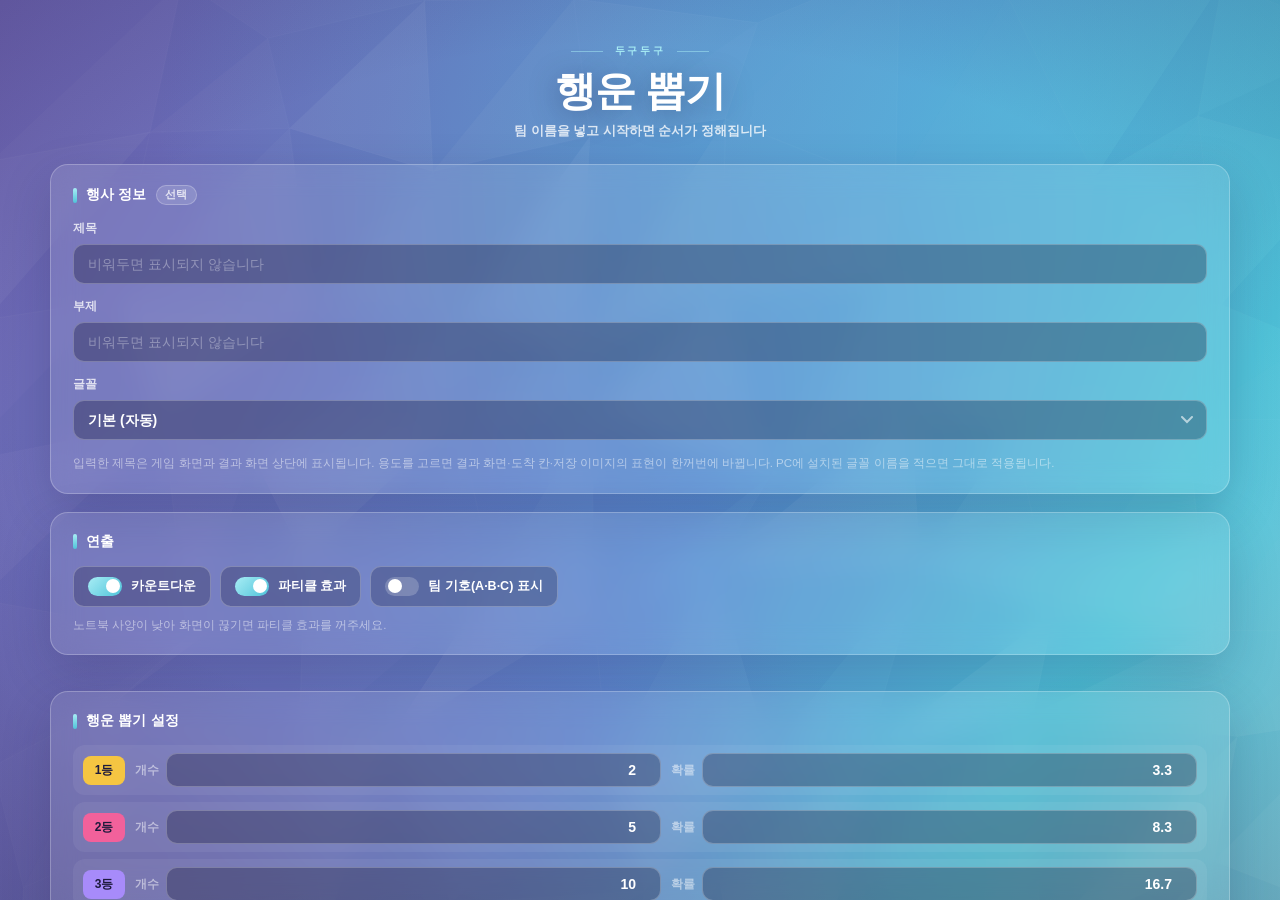
<file: 행운뽑기.html>
<!DOCTYPE html>
<html lang="ko">
<head>
<meta charset="UTF-8">
<meta name="viewport" content="width=device-width, initial-scale=1.0">
<title>행운 뽑기 · 두구두구</title>
<meta name="description" content="두구두구 — 공정한 랜덤 추첨 미니게임. 사다리타기, 마블 레이스, 행운 뽑기.">
<style>
/* ============================================================================
   발표 순서 미니게임 — 공통 스타일
   팔레트: 보라 #6E63B0 → 블루 #5B8FD4 → 시안 #4FC3D9 (로우폴리 배경)
   ========================================================================= */
:root{
  --c-purple:#6E63B0; --c-blue:#5B8FD4; --c-cyan:#4FC3D9;
  --c-mint:#A8EDF5;   --c-navy:#2E4E9E;
  --ink:#fff; --ink-2:rgba(255,255,255,.78); --ink-3:rgba(255,255,255,.5);
  --glass:rgba(255,255,255,.11); --glass-2:rgba(255,255,255,.18);
  --line:rgba(255,255,255,.24);
  --font-user:"Pretendard";
  --font-stack:var(--font-user),Pretendard,-apple-system,"Malgun Gothic",
               "Apple SD Gothic Neo","Noto Sans KR",sans-serif;
  --r:18px;
}
*{box-sizing:border-box;margin:0;padding:0}
html,body{height:100%;overflow:hidden}
body{font-family:var(--font-stack);background:#3d3a6e;color:var(--ink);
  -webkit-font-smoothing:antialiased;user-select:none}
button{font-family:inherit;color:inherit;border:none;background:none;cursor:pointer}
input,select,textarea{font-family:inherit}

#bgGrad{position:fixed;inset:0;z-index:0;background:
  radial-gradient(120% 90% at 78% 12%, rgba(79,195,217,.55) 0%, rgba(79,195,217,0) 55%),
  radial-gradient(100% 80% at 10% 95%, rgba(110,99,176,.75) 0%, rgba(110,99,176,0) 60%),
  linear-gradient(118deg,#6E63B0 0%,#6a73bd 26%,#5B8FD4 55%,#4FC3D9 82%,#7fd3e2 100%)}
#bgPoly{position:fixed;inset:0;z-index:1;opacity:.55}
#vignette{position:fixed;inset:0;z-index:2;pointer-events:none;
  background:radial-gradient(120% 100% at 50% 45%,rgba(0,0,0,0) 40%,rgba(20,16,48,.42) 100%)}

.screen{position:fixed;inset:0;z-index:5;display:none;flex-direction:column;padding:24px 32px 18px}
.screen.on{display:flex;animation:scrIn .45s cubic-bezier(.16,1,.3,1)}
@keyframes scrIn{from{opacity:0;transform:translateY(12px)}to{opacity:1;transform:none}}

/* ── 버튼 ────────────────────────────────────────────────────────────── */
.btn{display:inline-flex;align-items:center;justify-content:center;gap:8px;
  padding:13px 24px;border-radius:14px;background:var(--glass);border:1.5px solid var(--line);
  font-weight:700;font-size:15px;line-height:1.2;backdrop-filter:blur(10px);white-space:nowrap;
  transition:transform .18s cubic-bezier(.16,1,.3,1),background .18s,border-color .18s,box-shadow .18s}
.btn:hover{background:var(--glass-2);border-color:rgba(255,255,255,.45);transform:translateY(-2px)}
.btn:active{transform:translateY(0) scale(.98)}
.btn.sm{padding:9px 15px;font-size:13px;border-radius:11px}
.btn.big{padding:17px 52px;font-size:18px;border-radius:16px}
.btn.primary{background:linear-gradient(135deg,#A8EDF5,#4FC3D9 55%,#63b6e8);color:#123047;
  border-color:rgba(255,255,255,.6);box-shadow:0 10px 30px rgba(79,195,217,.42)}
.btn.primary:hover{box-shadow:0 14px 40px rgba(79,195,217,.6)}
.btn.ghost{background:transparent}
.btn[disabled]{opacity:.35;pointer-events:none}
.btn .kb{font-size:11px;opacity:.55;border:1px solid currentColor;border-radius:5px;padding:1px 5px;font-weight:700}

/* ── 설정 화면 ───────────────────────────────────────────────────────── */
#setup{overflow-y:auto;padding-bottom:30px}
#setup::-webkit-scrollbar{width:9px}
#setup::-webkit-scrollbar-thumb{background:rgba(255,255,255,.22);border-radius:9px}
.setup-hero{text-align:center;margin:14px 0 24px;flex:0 0 auto}
.setup-hero .kicker{display:inline-flex;align-items:center;gap:12px;font-size:clamp(10px,.8vw,13px);
  font-weight:800;letter-spacing:.26em;color:var(--c-mint);margin-bottom:12px}
.setup-hero .kicker::before,.setup-hero .kicker::after{content:"";width:32px;height:1.5px;background:currentColor;opacity:.5}
.setup-hero h1{font-size:clamp(28px,3.2vw,52px);font-weight:900;letter-spacing:-.03em;line-height:1.05;
  text-shadow:0 6px 30px rgba(20,16,60,.35)}
.setup-hero .lead{margin-top:10px;font-size:clamp(12px,1vw,16px);color:var(--ink-2);font-weight:600}

.grid{display:grid;grid-template-columns:minmax(0,1fr) minmax(0,1.05fr);gap:18px;
  max-width:1180px;margin:0 auto;width:100%}
@media (max-width:980px){.grid{grid-template-columns:1fr}}
.col{display:flex;flex-direction:column;gap:18px}

.card{background:rgba(255,255,255,.10);border:1.5px solid var(--line);border-radius:var(--r);
  padding:20px 22px;backdrop-filter:blur(14px);box-shadow:0 18px 50px rgba(23,18,60,.20)}
.card h2{font-size:14px;font-weight:800;letter-spacing:.01em;display:flex;align-items:center;gap:9px;margin-bottom:15px}
.card h2::before{content:"";width:4px;height:15px;border-radius:2px;
  background:linear-gradient(180deg,#A8EDF5,#4FC3D9);flex:0 0 auto}
.card h2 .opt{font-size:10.5px;font-weight:700;letter-spacing:.06em;padding:2px 8px;border-radius:20px;
  background:rgba(255,255,255,.14);border:1px solid var(--line);color:var(--ink-2)}
.field{margin-bottom:14px}
.field:last-child{margin-bottom:0}
.field>label{display:block;font-size:12px;font-weight:700;color:var(--ink-2);margin-bottom:7px}
.row-btns{display:flex;gap:8px;flex-wrap:wrap}

.inp{width:100%;padding:11px 14px;border-radius:11px;background:rgba(12,10,40,.30);
  border:1.5px solid var(--line);color:var(--ink);font-size:14px;font-weight:600;outline:none;
  transition:border-color .16s,background .16s}
.inp::placeholder{color:rgba(255,255,255,.34);font-weight:500}
.inp:focus{border-color:#A8EDF5;background:rgba(12,10,40,.45)}
select.inp{cursor:pointer;appearance:none;padding-right:34px;background-repeat:no-repeat;
  background-position:right 13px center;
  background-image:url("data:image/svg+xml;utf8,<svg xmlns='http://www.w3.org/2000/svg' width='12' height='8'><path d='M1 1l5 5 5-5' stroke='white' stroke-width='2' fill='none' opacity='.6' stroke-linecap='round'/></svg>")}
select.inp option{background:#3b3468;color:#fff}
textarea.inp{resize:vertical;line-height:1.6;font-weight:500}

.stepper{display:flex;align-items:center;gap:10px}
.stepper button{width:40px;height:40px;border-radius:11px;flex:0 0 auto;background:rgba(12,10,40,.3);
  border:1.5px solid var(--line);font-size:19px;font-weight:800;transition:all .16s}
.stepper button:hover{background:rgba(12,10,40,.5);border-color:#A8EDF5}
.stepper .val{font-size:26px;font-weight:900;min-width:56px;text-align:center;font-variant-numeric:tabular-nums}
.stepper .unit{font-size:12px;color:var(--ink-2);font-weight:700}
.dim{opacity:.55}

.teamlist{display:flex;flex-direction:column;gap:8px;max-height:300px;overflow-y:auto;padding-right:4px}
.teamlist::-webkit-scrollbar{width:7px}
.teamlist::-webkit-scrollbar-thumb{background:rgba(255,255,255,.2);border-radius:7px}
.trow{display:flex;align-items:center;gap:10px}
.tdot{width:34px;height:34px;border-radius:10px;flex:0 0 auto;display:flex;align-items:center;
  justify-content:center;font-size:13px;font-weight:900;color:#141230}
.trow .inp{flex:1 1 auto}

.hint{font-size:11.5px;color:var(--ink-3);line-height:1.6;margin-top:9px}

.toggles{display:flex;gap:9px;flex-wrap:wrap}
.tg{display:flex;align-items:center;gap:9px;padding:10px 14px;border-radius:11px;
  background:rgba(12,10,40,.24);border:1.5px solid var(--line);font-size:12.5px;font-weight:700;transition:all .16s}
.tg:hover{background:rgba(12,10,40,.4)}
.tg .sw{width:34px;height:19px;border-radius:19px;background:rgba(255,255,255,.2);position:relative;
  transition:background .2s;flex:0 0 auto}
.tg .sw::after{content:"";position:absolute;top:2.5px;left:2.5px;width:14px;height:14px;border-radius:50%;
  background:#fff;transition:transform .22s cubic-bezier(.16,1,.3,1)}
.tg.on .sw{background:linear-gradient(135deg,#A8EDF5,#4FC3D9)}
.tg.on .sw::after{transform:translateX(15px)}

/* ── 게임 선택 ───────────────────────────────────────────────────────── */
.games-wrap{max-width:1180px;margin:22px auto 0;width:100%}
.section-title{font-size:14px;font-weight:800;display:flex;align-items:center;gap:9px;margin-bottom:13px}
.section-title::before{content:"";width:4px;height:15px;border-radius:2px;
  background:linear-gradient(180deg,#A8EDF5,#4FC3D9)}
.games{display:grid;grid-template-columns:repeat(auto-fit,minmax(250px,1fr));gap:14px}
.gcard{position:relative;text-align:left;padding:18px 20px;border-radius:16px;
  background:rgba(255,255,255,.10);border:2px solid var(--line);backdrop-filter:blur(12px);
  transition:transform .2s cubic-bezier(.16,1,.3,1),border-color .2s,box-shadow .2s,background .2s}
.gcard:hover{transform:translateY(-4px);background:rgba(255,255,255,.16)}
.gcard.on{border-color:#A8EDF5;background:rgba(168,237,245,.16);
  box-shadow:0 12px 34px rgba(79,195,217,.35)}
.gcard .gi{font-size:26px;line-height:1;margin-bottom:9px}
.gcard .gn{font-size:17px;font-weight:900;letter-spacing:-.01em}
.gcard .gd{font-size:12px;color:var(--ink-2);margin-top:5px;line-height:1.55;font-weight:500}
.gcard .chk{position:absolute;top:14px;right:14px;width:22px;height:22px;border-radius:50%;
  border:2px solid var(--line);display:flex;align-items:center;justify-content:center;font-size:12px;
  font-weight:900;color:#123047;opacity:0;transition:opacity .2s}
.gcard.on .chk{opacity:1;background:#A8EDF5;border-color:#A8EDF5}
.game-opts{margin-top:14px}
.game-opts:empty{margin:0}

.setup-actions{display:flex;gap:12px;justify-content:center;align-items:center;margin:24px auto 6px;flex-wrap:wrap}
.foot-note{text-align:center;font-size:11px;color:var(--ink-3);margin-top:6px}

/* ── 게임 화면 ───────────────────────────────────────────────────────── */
#play{padding:18px 26px 12px}
.play-head{display:flex;align-items:flex-start;justify-content:space-between;gap:18px;flex:0 0 auto}
.ph-left{min-width:0}
.game-name{font-size:clamp(17px,1.5vw,26px);font-weight:900;letter-spacing:-.02em;line-height:1.1}
.ev-title{font-size:clamp(12px,1vw,16px);font-weight:800;color:var(--ink-2);margin-top:4px;letter-spacing:-.01em}
.ev-title:empty{display:none}
.ev-sub{font-size:clamp(11px,.85vw,13.5px);font-weight:600;color:var(--ink-3);margin-top:2px}
.ev-sub:empty{display:none}
.ev-title.lg{font-size:clamp(14px,1.2vw,20px);color:var(--ink)}
.ph-right{display:flex;gap:8px;align-items:center;flex-wrap:wrap;justify-content:flex-end}
.tool-slot{display:flex;gap:8px;align-items:center;flex-wrap:wrap}
.counter{display:flex;align-items:baseline;gap:5px;padding:8px 16px;border-radius:12px;
  background:rgba(12,10,40,.32);border:1.5px solid var(--line);font-variant-numeric:tabular-nums;font-weight:900}
.counter b{font-size:22px;color:#A8EDF5}
.counter span{font-size:13px;color:var(--ink-3)}
.stage{flex:1 1 auto;display:flex;flex-direction:column;min-height:0;margin-top:12px;position:relative}
.play-foot{display:flex;justify-content:center;flex:0 0 auto;padding-top:9px}
.tip{font-size:12.5px;color:var(--ink-3);font-weight:600}

/* ── 카운트다운 ──────────────────────────────────────────────────────── */
#cd{position:fixed;inset:0;z-index:40;display:none;align-items:center;justify-content:center;
  background:rgba(14,11,44,.5);backdrop-filter:blur(9px)}
#cd.on{display:flex}
#cd .num{font-size:min(30vw,320px);font-weight:900;line-height:1;color:#fff;font-variant-numeric:tabular-nums;
  text-shadow:0 0 70px rgba(168,237,245,.85),0 0 150px rgba(79,195,217,.55)}
#cd .ring{position:absolute;width:min(34vw,360px);height:min(34vw,360px);border-radius:50%;
  border:3px solid rgba(168,237,245,.28)}
#cd .ring svg{width:100%;height:100%;transform:rotate(-90deg)}
#cd .ring circle{fill:none;stroke:#A8EDF5;stroke-width:3;stroke-linecap:round;
  filter:drop-shadow(0 0 12px rgba(168,237,245,.9))}
.cd-tick{animation:cdTick .92s cubic-bezier(.16,1,.3,1)}
@keyframes cdTick{0%{opacity:0;transform:scale(2.1);filter:blur(16px)}
  16%{opacity:1;transform:scale(1);filter:blur(0)}
  88%{opacity:1;transform:scale(1);filter:blur(0)}
  100%{opacity:0;transform:scale(.9);filter:blur(4px)}}
.shock{position:fixed;left:50%;top:50%;z-index:41;pointer-events:none;width:20px;height:20px;
  margin:-10px 0 0 -10px;border-radius:50%;border:3px solid rgba(168,237,245,.9)}
.shock.go{animation:shock .85s cubic-bezier(.16,1,.3,1) forwards}
@keyframes shock{0%{transform:scale(1);opacity:.95;border-width:5px}
  100%{transform:scale(95);opacity:0;border-width:1px}}

/* ── 결과 화면 ───────────────────────────────────────────────────────── */
#result{padding:24px 40px 18px;align-items:center}
.res-head{text-align:center;flex:0 0 auto;margin-bottom:14px}
.res-head h1{font-size:clamp(26px,3vw,50px);font-weight:900;letter-spacing:-.03em;line-height:1.05;margin-top:6px}
.res-list{flex:1 1 auto;width:100%;max-width:1000px;min-height:0;display:flex;flex-direction:column;
  gap:10px;padding:4px 6px;justify-content:center}
.res-list .rrow{flex:1 1 0;max-height:168px}
.rrow{display:flex;align-items:center;gap:18px;padding:12px 22px;min-height:66px;border-radius:16px;
  background:rgba(255,255,255,.13);border:2px solid var(--line);backdrop-filter:blur(12px);
  opacity:0;transform:translateY(20px)}
.rrow.in{animation:rIn .6s cubic-bezier(.16,1,.3,1) forwards}
@keyframes rIn{to{opacity:1;transform:none}}
.rrow .rank{width:52px;height:52px;border-radius:14px;flex:0 0 auto;display:flex;align-items:center;
  justify-content:center;font-size:24px;font-weight:900;color:#141230}
.rrow .rinfo{flex:1 1 auto;min-width:0}
.rrow .rord{font-size:12.5px;font-weight:800;color:rgba(255,255,255,.86)}
.rrow .rname{font-size:clamp(19px,1.8vw,30px);font-weight:900;letter-spacing:-.02em;line-height:1.15;
  margin-top:1px;text-shadow:0 2px 10px rgba(8,6,26,.45)}
.rrow .rno{font-size:15px;font-weight:900;letter-spacing:.06em;color:var(--ink-3)}
.res-list.dense{gap:7px}
.res-list.dense .rrow{padding:9px 18px;gap:14px;border-radius:13px;min-height:56px}
.res-list.dense .rank{width:42px;height:42px;border-radius:11px;font-size:19px}
.res-list.dense .rname{font-size:clamp(16px,1.35vw,24px)}
.res-list.dense .rord{font-size:11px}
.res-list.cols2{display:grid;grid-template-columns:1fr 1fr;gap:10px 16px;grid-auto-flow:column;
  align-content:stretch;max-width:1560px}
.res-list.cols2 .rrow{padding:8px 14px;gap:11px;border-radius:12px;max-height:none;min-height:56px}
.res-list.cols2 .rank{width:38px;height:38px;border-radius:10px;font-size:17px}
.res-list.cols2 .rname{font-size:clamp(15px,1.1vw,21px)}
.res-list.cols2 .rord{font-size:10.5px}
.res-foot{display:flex;gap:11px;justify-content:center;flex:0 0 auto;padding-top:14px;flex-wrap:wrap}

/* ── 토스트 · 모달 ───────────────────────────────────────────────────── */
#toast{position:fixed;left:50%;bottom:34px;transform:translateX(-50%) translateY(20px);z-index:60;
  padding:12px 22px;border-radius:13px;background:rgba(14,11,44,.9);border:1.5px solid var(--line);
  font-size:13.5px;font-weight:700;backdrop-filter:blur(10px);opacity:0;pointer-events:none;
  transition:opacity .28s,transform .28s;box-shadow:0 14px 40px rgba(10,8,34,.45)}
#toast.on{opacity:1;transform:translateX(-50%) translateY(0)}
.modal{position:fixed;inset:0;z-index:70;display:none;align-items:center;justify-content:center;
  background:rgba(10,8,32,.62);backdrop-filter:blur(6px);padding:24px}
.modal.on{display:flex}
.modal-box{width:min(560px,100%);background:rgba(30,26,68,.96);border:1.5px solid var(--line);
  border-radius:var(--r);padding:24px;box-shadow:0 30px 80px rgba(8,6,26,.5)}
.modal-box h3{font-size:18px;font-weight:900;margin-bottom:8px}
.modal-box p{font-size:12.5px;color:var(--ink-2);margin-bottom:14px;line-height:1.6}
.modal-foot{display:flex;gap:9px;justify-content:flex-end;margin-top:14px}

body.noeffect .pulse{animation:none!important}

/* ============================================================================
   게임 · 사다리타기
   ========================================================================= */
.row-cards{display:flex;gap:12px;flex:0 0 auto;padding:0 4px}
.row-cards>*{flex:1 1 0;min-width:0}
.canvas-wrap{flex:1 1 auto;position:relative;min-height:0;margin:6px 0}
.canvas-wrap canvas{position:absolute;inset:0;width:100%;height:100%}

.tcard{position:relative;border-radius:15px;padding:12px 10px 13px;background:rgba(255,255,255,.13);
  border:2px solid var(--line);backdrop-filter:blur(12px);text-align:center;overflow:hidden;
  transition:transform .22s cubic-bezier(.16,1,.3,1),box-shadow .22s,opacity .3s,border-color .22s}
.tcard .no{font-size:10.5px;font-weight:800;letter-spacing:.14em;color:var(--ink-3);margin-bottom:3px}
.tcard .nm{font-size:clamp(14px,1.35vw,25px);font-weight:900;letter-spacing:-.02em;line-height:1.14;
  word-break:keep-all;overflow-wrap:anywhere}
.tcard .bar{position:absolute;left:0;right:0;top:0;height:4px}
.tcard.click{cursor:pointer}
.tcard.click::after{content:"";position:absolute;inset:-2px;border-radius:15px;pointer-events:none;
  box-shadow:0 0 0 0 rgba(168,237,245,.65);animation:pulse 2.1s ease-out infinite}
@keyframes pulse{0%{box-shadow:0 0 0 0 rgba(168,237,245,.55)}
  70%{box-shadow:0 0 0 13px rgba(168,237,245,0)}100%{box-shadow:0 0 0 0 rgba(168,237,245,0)}}
.tcard.click:hover{transform:translateY(-5px) scale(1.03)}
.tcard.done{opacity:.34;filter:saturate(.35)}
.tcard.done::after{display:none}
.tcard.active{transform:translateY(-4px) scale(1.045);border-color:rgba(255,255,255,.85)}

.dcard{position:relative;border-radius:15px;padding:13px 10px;min-height:74px;background:rgba(12,10,40,.34);
  border:2.5px solid rgba(255,255,255,.32);backdrop-filter:blur(12px);text-align:center;overflow:hidden;
  display:flex;flex-direction:column;align-items:center;justify-content:center;gap:2px;
  transition:transform .3s cubic-bezier(.16,1,.3,1),box-shadow .3s,background .3s,border-color .3s}
.dcard .ord{font-size:clamp(12px,1.1vw,18px);font-weight:900;line-height:1.15;
  text-shadow:0 2px 8px rgba(8,6,26,.55)}
.dcard .win{font-size:clamp(13px,1.25vw,22px);font-weight:900;line-height:1.12;
  word-break:keep-all;overflow-wrap:anywhere;
  text-shadow:0 0 14px rgba(8,6,26,.7),0 2px 4px rgba(8,6,26,.9)}
.dcard .q{font-size:clamp(16px,1.5vw,26px);font-weight:900;color:rgba(255,255,255,.58);letter-spacing:.16em}
.dcard.filled{background:rgba(9,7,32,.52)}
.dcard.pop{animation:dpop .62s cubic-bezier(.16,1,.3,1)}
@keyframes dpop{0%{transform:scale(1)}28%{transform:scale(1.13) translateY(-6px)}
  60%{transform:scale(.985)}100%{transform:scale(1)}}

/* 팀이 많을 때 카드 자동 축소 */
.row-cards.d1>*{border-radius:12px}
.row-cards.d1 .tcard,.row-cards.d1 .dcard{padding:9px 5px}
.row-cards.d1 .nm{font-size:clamp(12px,1.05vw,19px)}
.row-cards.d1 .no{font-size:9.5px;letter-spacing:.08em}
.row-cards.d1 .ord{font-size:clamp(10px,.82vw,14px)}
.row-cards.d1 .win{font-size:clamp(11px,.95vw,17px)}
.row-cards.d1 .dcard{min-height:60px}
.row-cards.d2{gap:6px}
.row-cards.d2>*{border-radius:10px}
.row-cards.d2 .tcard,.row-cards.d2 .dcard{padding:7px 3px}
.row-cards.d2 .nm{font-size:clamp(10px,.72vw,14px)}
.row-cards.d2 .no{font-size:8.5px;letter-spacing:.04em;margin-bottom:1px}
.row-cards.d2 .ord{font-size:clamp(9px,.6vw,11px)}
.row-cards.d2 .win{font-size:clamp(9.5px,.68vw,13px)}
.row-cards.d2 .q{font-size:13px;letter-spacing:.06em}
.row-cards.d2 .dcard{min-height:48px}

/* 세그먼트 선택 (게임 옵션) */
.seg{display:flex;gap:8px;flex-wrap:wrap}
.seg button{flex:1 1 0;min-width:150px;padding:12px 10px;border-radius:12px;background:rgba(12,10,40,.24);
  border:1.5px solid var(--line);font-size:13px;font-weight:700;transition:all .18s;text-align:center;line-height:1.25}
.seg button .sub{display:block;font-size:.78em;opacity:.6;font-weight:600;margin-top:.2em}
.seg button:hover{background:rgba(12,10,40,.4)}
.seg button.on{background:linear-gradient(135deg,rgba(168,237,245,.94),rgba(79,195,217,.94));
  color:#123047;border-color:rgba(255,255,255,.7);box-shadow:0 8px 22px rgba(79,195,217,.35)}
.seg button.on .sub{opacity:.62}

/* ============================================================================
   게임 · 마블 레이스
   ========================================================================= */
.marble-wrap{flex:1 1 auto;display:flex;gap:16px;min-height:0;justify-content:center}
.marble-track{flex:0 1 980px;position:relative;min-width:0;border-radius:18px;overflow:hidden;
  background:rgba(9,7,32,.34);border:1.5px solid var(--line);box-shadow:inset 0 0 60px rgba(8,6,26,.4)}
.marble-track canvas{position:absolute;inset:0;width:100%;height:100%}
.rank-panel{flex:0 0 320px;display:flex;flex-direction:column;border-radius:18px;padding:14px;
  background:rgba(255,255,255,.09);border:1.5px solid var(--line);backdrop-filter:blur(12px);min-height:0}
.rank-panel h3{font-size:12px;font-weight:800;letter-spacing:.06em;color:var(--ink-2);margin-bottom:10px}
.rank-list{flex:1 1 auto;overflow-y:auto;display:flex;flex-direction:column;gap:5px;padding-right:4px}
.rank-list::-webkit-scrollbar{width:6px}
.rank-list::-webkit-scrollbar-thumb{background:rgba(255,255,255,.2);border-radius:6px}
.rk{display:flex;align-items:center;gap:9px;padding:6px 9px;border-radius:10px;
  background:rgba(12,10,40,.3);border:1.5px solid transparent;transition:all .25s;font-size:12.5px}
.rk .p{width:22px;text-align:center;font-weight:900;font-variant-numeric:tabular-nums;color:var(--ink-3);flex:0 0 auto}
.rk .ball{width:24px;height:24px;border-radius:50%;flex:0 0 auto;display:flex;
  align-items:center;justify-content:center;font-weight:900;font-size:12px;color:#161233;
  box-shadow:0 2px 8px rgba(8,6,26,.45),inset 0 -2px 5px rgba(0,0,0,.18),inset 0 2px 5px rgba(255,255,255,.55)}
.rk .nm{flex:1 1 auto;font-weight:800;overflow:hidden;text-overflow:ellipsis;white-space:nowrap}
.rk.fin{background:rgba(9,7,32,.6)}
.rk.fin .p{color:#A8EDF5}
@media (max-width:1100px){.rank-panel{flex-basis:210px}}
.rank-panel .rk{font-size:13px;padding:7px 10px}

/* ============================================================================
   사다리 가로 스크롤 래퍼
   좁은 화면에서 칸을 무한정 줄이는 대신 최소 폭을 지키고 옆으로 밀어 보게 한다.
   카드와 캔버스가 같은 스크롤 컨테이너 안에 있으므로 좌표 계산은 그대로 맞는다.
   ========================================================================= */
.ladder-scroll{flex:1 1 auto;min-height:0;display:flex;overflow-x:auto;overflow-y:hidden;
  scrollbar-width:thin;-webkit-overflow-scrolling:touch}
.ladder-scroll::-webkit-scrollbar{height:7px}
.ladder-scroll::-webkit-scrollbar-thumb{background:rgba(255,255,255,.25);border-radius:7px}
.ladder-inner{flex:1 0 auto;min-width:100%;display:flex;flex-direction:column;min-height:0}

/* ============================================================================
   모바일 · 태블릿
   ========================================================================= */
@media (hover:none){
  /* 터치 기기에서는 F 키가 없고 브라우저가 전체화면을 따로 다룬다 */
  #bFs{display:none!important}
  .btn,.tg,.stepper button,.gcard,.seg button{touch-action:manipulation;-webkit-tap-highlight-color:transparent}
  .btn{min-height:44px}
  .btn.sm{min-height:38px}
  .tcard.click:hover,.gcard:hover,.btn:hover{transform:none}
}

@media (max-width:820px){
  .screen{padding:12px 12px 8px;height:100dvh}
  #setup{padding-bottom:22px}

  /* 설정 */
  .setup-hero{margin:6px 0 16px}
  .setup-hero h1{font-size:30px}
  .setup-hero .kicker{margin-bottom:8px;letter-spacing:.18em}
  .setup-hero .lead{font-size:13px;margin-top:8px}
  .grid{gap:12px}
  .col{gap:12px}
  .card{padding:15px 14px;border-radius:15px}
  .card h2{margin-bottom:12px}
  .teamlist{max-height:46vh}
  .stepper button{width:44px;height:44px}
  .stepper .val{font-size:24px;min-width:48px}
  .games{grid-template-columns:1fr;gap:10px}
  .gcard{padding:14px 16px}
  .gcard .gi{font-size:22px;margin-bottom:6px}
  .gcard .gn{font-size:16px}
  .games-wrap{margin-top:16px}
  .setup-actions{margin:18px auto 4px;gap:9px}
  .btn.big{padding:15px 34px;font-size:17px;flex:1 1 auto}
  .seg button{min-width:0;flex:1 1 44%}

  /* 게임 화면 */
  #play{padding:10px 10px 6px}
  .play-head{flex-direction:column;align-items:stretch;gap:8px}
  .game-name{font-size:19px}
  /* 버튼을 가로 스크롤로 숨기면 '설정으로' 를 못 찾는다 — 줄바꿈으로 전부 보이게 */
  .ph-right{justify-content:flex-start;gap:6px;flex-wrap:wrap}
  .ph-right>*{flex:0 0 auto}
  .counter{padding:6px 12px}
  .counter b{font-size:18px}
  .stage{margin-top:8px}
  .play-foot{padding-top:6px}
  .tip{font-size:11.5px;text-align:center;line-height:1.5}

  /* 사다리 — 칸 최소 폭 확보 후 가로 스크롤 */
  .ladder-inner{min-width:max(100%, calc(var(--ld-cols,5) * 66px))}
  .row-cards{gap:7px}
  .tcard .nm{font-size:13px}
  .dcard{min-height:54px}
  .dcard .ord{font-size:11px}
  .dcard .win{font-size:12.5px}
  .dcard .q{font-size:14px}

  /* 마블 — 코스 위, 순위 아래 */
  .marble-wrap{flex-direction:column;gap:9px}
  .marble-track{flex:1 1 auto;max-width:none;border-radius:14px}
  .rank-panel{flex:0 0 auto;max-height:24vh;padding:10px;border-radius:14px}
  .rank-panel h3{margin-bottom:7px}
  .rank-list{display:grid;grid-template-columns:1fr 1fr;gap:5px 8px;align-content:start}
  .rank-panel .rk{font-size:12px;padding:5px 8px}

  /* 결과 */
  .res-head h1{font-size:26px}
  /* 팀이 적으면 가운데로 모으고(위아래 빈 공간 제거), 많으면 위에서부터 쌓고 스크롤.
     safe 를 붙여야 내용이 화면보다 길 때 윗부분이 잘리지 않는다. */
  .res-list{max-width:100%;justify-content:center;justify-content:safe center;
    overflow-y:auto;gap:8px}
  .res-list .rrow{flex:0 1 auto;max-height:104px;min-height:58px;padding:10px 14px;gap:12px}
  .res-list.cols2{display:flex;flex-direction:column;grid-template-rows:none!important;max-width:100%}
  .res-list.cols2 .rrow,.res-list.dense .rrow{min-height:58px}
  .rrow .rank{width:42px;height:42px;font-size:19px;border-radius:11px}
  .rrow .rname{font-size:17px}
  .res-foot{padding-top:10px;gap:8px}
  .res-foot .btn{flex:1 1 40%;padding:12px 10px;font-size:13.5px}

  /* 모달 */
  .modal{padding:14px}
  .modal-box{padding:18px 16px}
}

/* 아주 좁은 폰 */
@media (max-width:400px){
  .setup-hero h1{font-size:26px}
  .res-foot .btn{flex:1 1 100%}
}
@media (max-width:340px){
  .rank-list{grid-template-columns:1fr}
}

/* 가로로 누운 폰 — 세로 공간이 귀하다 */
@media (max-height:520px) and (orientation:landscape){
  .screen{padding:8px 12px 6px}
  .play-head{flex-direction:row;align-items:center}
  .game-name{font-size:16px}
  .ev-title,.ev-sub{display:none}
  .play-foot{display:none}
  .rank-panel{max-height:none;flex:0 0 190px}
  .marble-wrap{flex-direction:row}
  .rank-list{grid-template-columns:1fr}
  .res-head h1{font-size:20px}
  .res-head .ev-title,.res-head .ev-sub{display:none}
}

/* 마블 — 역순 모드 표시 */
.rank-panel h3 .revtag{display:inline-block;margin-left:8px;padding:2px 8px;border-radius:999px;
  background:rgba(255,190,120,.22);border:1px solid rgba(255,190,120,.5);
  font-size:11px;font-weight:800;letter-spacing:0;color:#ffd9ae;vertical-align:middle}

/* ════════════════════════════════════════════════════════════════════
   행운 뽑기
   태블릿 세로 기준으로 만들되 가로에서도 가운데 정렬로 그대로 쓸 수 있게
   폭만 제한한다. 애니메이션은 CSS transform 만 쓴다 (태블릿 부담 최소화).
   ═════════════════════════════════════════════════════════════════ */
body.no-teams #teamCard,
body.no-teams #fPurposeWrap{display:none}
body.no-teams .grid{grid-template-columns:minmax(0,1fr)}

.btn.danger{background:rgba(231,76,89,.22);border-color:rgba(231,76,89,.6);color:#ffd9dc}
.btn.danger:hover{background:rgba(231,76,89,.34)}

.draw-wrap{flex:1 1 auto;display:flex;flex-direction:column;align-items:center;
  justify-content:center;gap:14px;min-height:0;padding:4px 0}
.dw-top{display:flex;align-items:baseline;gap:10px;flex:0 0 auto}
.dw-left{font-size:13px;font-weight:800;color:var(--ink-3);letter-spacing:.02em}
.dw-num b{font-size:30px;font-weight:900;color:var(--c-mint);font-variant-numeric:tabular-nums}
.dw-num span{font-size:14px;font-weight:800;color:var(--ink-3);margin-left:4px}

.machine{flex:0 1 auto;display:flex;flex-direction:column;align-items:center;
  width:min(400px,80vw);transform-origin:50% 60%}
.machine.shake{animation:mcShake .6s cubic-bezier(.36,.07,.19,.97)}
@keyframes mcShake{
  0%,100%{transform:translateX(0) rotate(0)}
  12%{transform:translateX(-7px) rotate(-1.4deg)}
  28%{transform:translateX(6px) rotate(1.2deg)}
  46%{transform:translateX(-5px) rotate(-1deg)}
  64%{transform:translateX(4px) rotate(.7deg)}
  82%{transform:translateX(-2px) rotate(-.3deg)}
}
.mc-dome{position:relative;width:100%;aspect-ratio:1;border-radius:50%;
  background:radial-gradient(120% 110% at 32% 24%, rgba(255,255,255,.34) 0%, rgba(255,255,255,.1) 42%, rgba(255,255,255,.06) 100%);
  border:2px solid rgba(255,255,255,.4);overflow:hidden;
  box-shadow:inset 0 -18px 40px rgba(20,16,48,.3), 0 18px 44px rgba(8,6,26,.3)}
.mc-gloss{position:absolute;left:14%;top:10%;width:34%;height:26%;border-radius:50%;
  background:radial-gradient(circle at 40% 40%, rgba(255,255,255,.62), rgba(255,255,255,0) 70%)}
.cap{position:absolute;width:15%;height:10.5%;border-radius:999px;transform:translate(-50%,-50%);
  border:1px solid rgba(255,255,255,.5)}
.mc-neck{width:46%;height:16px;background:linear-gradient(180deg,#7fd36a,#4faa3c);
  border-radius:4px 4px 0 0;margin-top:-6px;box-shadow:0 6px 16px rgba(8,6,26,.28)}
.mc-body{width:84%;border-radius:16px;padding:18px 16px 14px;
  background:linear-gradient(180deg,#8fdd5e,#5fb43a);
  box-shadow:0 14px 34px rgba(8,6,26,.34), inset 0 -6px 0 rgba(0,0,0,.14);
  display:flex;flex-direction:column;align-items:center;gap:12px}
.mc-knob{width:min(150px,54%);aspect-ratio:1;border-radius:50%;cursor:pointer;
  background:linear-gradient(180deg,#fdfdfd,#d9dde6);border:5px solid #3fa02b;
  display:flex;flex-direction:column;align-items:center;justify-content:center;gap:1px;
  box-shadow:0 8px 0 #b9bfcb, 0 14px 26px rgba(8,6,26,.34);
  transition:transform .12s ease, box-shadow .12s ease}
.mc-knob b{font-size:21px;font-weight:900;color:#1d1a3c;letter-spacing:-.02em}
.mc-knob span{font-size:11px;font-weight:900;color:#5b6274;letter-spacing:.14em}
.mc-knob:active{transform:translateY(6px);box-shadow:0 2px 0 #b9bfcb, 0 8px 16px rgba(8,6,26,.3)}
.mc-knob:disabled{opacity:.5;cursor:default;transform:none}
.mc-slot{width:62%;height:13px;border-radius:4px;background:rgba(20,16,48,.42);
  box-shadow:inset 0 2px 5px rgba(0,0,0,.4)}
.dw-hint{flex:0 0 auto;font-size:12.5px;font-weight:700;color:var(--ink-3)}

/* ── 당첨 티켓 ───────────────────────────────────────────────────────── */
.ticket-back{position:fixed;inset:0;z-index:72;display:none;align-items:center;justify-content:center;
  padding:20px;background:rgba(10,8,30,.72);backdrop-filter:blur(7px);overflow:hidden}
.ticket-back.on{display:flex}
.ticket{position:relative;width:min(340px,100%);border-radius:20px;padding:26px 22px 20px;
  background:#fbfbfe;border:2px dashed #cdd2e2;text-align:center;
  box-shadow:0 26px 60px rgba(6,4,22,.5);animation:tkIn .36s cubic-bezier(.16,1,.3,1)}
@keyframes tkIn{from{opacity:0;transform:translateY(18px) scale(.94)}to{opacity:1;transform:none}}
.ticket::before,.ticket::after{content:'';position:absolute;top:50%;width:22px;height:22px;
  border-radius:50%;background:rgba(10,8,30,.92);transform:translateY(-50%)}
.ticket::before{left:-12px} .ticket::after{right:-12px}
.tk-kicker{display:inline-block;padding:4px 11px;border-radius:999px;background:#eceef6;
  font-size:10.5px;font-weight:900;letter-spacing:.16em;color:#6a7187}
.tk-badge{width:112px;height:112px;border-radius:50%;margin:16px auto 12px;
  display:flex;align-items:baseline;justify-content:center;gap:1px;color:#1d1a3c;
  border:3px solid rgba(255,255,255,.75)}
.tk-badge b{font-size:46px;font-weight:900;line-height:1}
.tk-badge span{font-size:17px;font-weight:900}
.tk-msg{font-size:20px;font-weight:900;color:#1d1a3c}
.tk-sub{font-size:12.5px;font-weight:700;color:#7a8198;margin:6px 0 16px}
.ticket .btn{width:100%;background:#1d1a3c;border-color:#1d1a3c;color:#fff}
.ticket .btn:hover{background:#2b2757}
.cfti{position:absolute;top:-14px;width:8px;height:14px;border-radius:2px;pointer-events:none;
  animation:cftiFall 1.9s linear forwards}
@keyframes cftiFall{to{transform:translateY(105vh) rotate(680deg);opacity:.15}}
body.noeffect .cfti{display:none}

/* ── 관리자 패널 ─────────────────────────────────────────────────────── */
.adm-back{position:fixed;inset:0;z-index:74;display:none;align-items:center;justify-content:center;
  padding:18px;background:rgba(10,8,30,.7);backdrop-filter:blur(7px)}
.adm-back.on{display:flex}
.adm{width:min(420px,100%);max-height:86vh;overflow:auto;border-radius:18px;padding:20px 18px;
  background:rgba(30,26,68,.97);border:1.5px solid var(--line);box-shadow:0 26px 60px rgba(6,4,22,.5)}
.adm h3{font-size:17px;font-weight:900;margin-bottom:14px}
.adm-row{display:flex;align-items:center;gap:11px;padding:10px 11px;border-radius:12px;
  background:rgba(255,255,255,.07);margin-bottom:7px}
.adm-tier{flex:0 0 auto;min-width:40px;text-align:center;padding:5px 0;border-radius:8px;
  font-size:12px;font-weight:900;color:#1d1a3c}
.adm-info{flex:1 1 auto;min-width:0;display:flex;flex-direction:column;gap:1px}
.adm-info b{font-size:14px;font-weight:900}
.adm-info span{font-size:11.5px;font-weight:700;color:var(--ink-3)}
.adm-pct{flex:0 0 auto;text-align:right;display:flex;flex-direction:column;gap:1px}
.adm-pct b{font-size:16px;font-weight:900;color:var(--c-mint);font-variant-numeric:tabular-nums}
.adm-pct span{font-size:10px;font-weight:700;color:var(--ink-3)}
.adm-total{margin-top:11px;padding:11px;border-radius:12px;text-align:center;
  background:rgba(168,237,245,.13);border:1px solid rgba(168,237,245,.3);font-size:13px;font-weight:800}
.adm-total b{font-size:19px;color:var(--c-mint)}
.adm-note{margin-top:10px;font-size:11.5px;line-height:1.65;color:var(--ink-3)}
.adm-foot{display:flex;gap:9px;justify-content:flex-end;margin-top:14px}

/* ── 설정 화면의 뽑기 설정 ───────────────────────────────────────────── */
.dcfg-row{display:flex;align-items:center;gap:10px;padding:8px 10px;border-radius:12px;
  background:rgba(255,255,255,.06);margin-bottom:7px}
.dcfg-tier{flex:0 0 auto;min-width:42px;text-align:center;padding:6px 0;border-radius:8px;
  font-size:12px;font-weight:900;color:#1d1a3c}
.dcfg-f{flex:1 1 0;display:flex;align-items:center;gap:7px;min-width:0}
.dcfg-f>span{flex:0 0 auto;font-size:11.5px;font-weight:800;color:var(--ink-3)}
.dcfg-f .inp.num{flex:1 1 0;min-width:0;padding:8px 9px;text-align:right;
  font-weight:900;font-variant-numeric:tabular-nums}
.dcfg-sum{margin-top:4px;padding:10px;border-radius:12px;text-align:center;font-size:13px;
  font-weight:800;background:rgba(168,237,245,.12);border:1px solid rgba(168,237,245,.28)}
.dcfg-sum b{font-size:18px;color:var(--c-mint)}

@media (max-width:820px){
  .machine{width:min(330px,80vw)}
  .dw-num b{font-size:26px}
  .dcfg-row{flex-wrap:wrap}
  .dcfg-f{flex:1 1 44%}
}
@media (max-height:720px){
  .machine{width:min(240px,52vh)}
  .mc-knob{width:min(118px,52%)}
  .mc-knob b{font-size:18px}
}

</style>
<link rel="icon" href="data:image/svg+xml,<svg xmlns='http://www.w3.org/2000/svg' viewBox='0 0 100 100'><text y='.9em' font-size='90'>🥁</text></svg>">
</head>
<body>

<div id="bgGrad"></div>
<canvas id="bgPoly"></canvas>
<div id="vignette"></div>

<!-- ══════════════════════════════════════════════════════════════════
     화면 1 · 설정
     ══════════════════════════════════════════════════════════════ -->
<section id="setup" class="screen on">
  <div class="setup-hero">
    <div class="kicker">두구두구</div>
    <h1>행운 뽑기</h1>
    <p class="lead">팀 이름을 넣고 시작하면 순서가 정해집니다</p>
  </div>

  <div class="grid">
    <!-- 좌: 행사 정보 -->
    <div class="col">
      <div class="card">
        <h2>행사 정보 <span class="opt">선택</span></h2>
        <div class="field">
          <label>제목</label>
          <input class="inp" id="fTitle" placeholder="비워두면 표시되지 않습니다" maxlength="80">
        </div>
        <div class="field">
          <label>부제</label>
          <input class="inp" id="fSub" placeholder="비워두면 표시되지 않습니다" maxlength="80">
        </div>
        <div class="field" id="fPurposeWrap">
          <label>용도</label>
          <select class="inp" id="fPurpose"></select>
        </div>
        <div class="field">
          <label>글꼴</label>
          <select class="inp" id="fFontSel"></select>
        </div>
        <div class="field" id="fFontCustomWrap" style="display:none">
          <label>글꼴 이름 직접 입력</label>
          <input class="inp" id="fFontCustom" placeholder="예: GmarketSansMedium">
        </div>
        <div class="hint">입력한 제목은 게임 화면과 결과 화면 상단에 표시됩니다.
          용도를 고르면 결과 화면·도착 칸·저장 이미지의 표현이 한꺼번에 바뀝니다.
          PC에 설치된 글꼴 이름을 적으면 그대로 적용됩니다.</div>
      </div>

      <div class="card">
        <h2>연출</h2>
        <div class="toggles">
          <button class="tg on" id="tgCount"><span class="sw"></span>카운트다운</button>
          <button class="tg on" id="tgFx"><span class="sw"></span>파티클 효과</button>
          <button class="tg" id="tgNo"><span class="sw"></span>팀 기호(A·B·C) 표시</button>
        </div>
        <div class="hint">노트북 사양이 낮아 화면이 끊기면 파티클 효과를 꺼주세요.</div>
      </div>
    </div>

    <!-- 우: 팀 -->
    <div class="card" id="teamCard">
      <h2>팀 <span class="opt">필수</span></h2>
      <div class="field">
        <label>팀 수</label>
        <div class="stepper">
          <button id="cMinus" aria-label="팀 수 줄이기">−</button>
          <div class="val" id="cVal">5</div>
          <button id="cPlus" aria-label="팀 수 늘리기">＋</button>
          <div class="unit">팀 <span class="dim">(2–20)</span></div>
        </div>
      </div>
      <div class="field">
        <label>팀 이름</label>
        <div class="teamlist" id="teamList"></div>
      </div>
      <div class="field row-btns">
        <button class="btn sm ghost" id="bPaste">여러 줄 붙여넣기</button>
        <button class="btn sm ghost" id="bClear">이름 비우기</button>
      </div>
      <div class="hint">엑셀이나 메모장에서 팀 이름을 줄바꿈으로 복사해 한 번에 넣을 수 있습니다.</div>
    </div>
  </div>

  <!-- 게임 선택 -->
  <div class="games-wrap">
    <h2 class="section-title">게임 선택</h2>
    <div class="games" id="gameList"></div>
    <div class="game-opts" id="gameOpts"></div>
  </div>

  <div class="setup-actions">
    <button class="btn ghost" id="bReset">전부 비우기</button>
    <button class="btn primary big" id="bStart">시작하기</button>
  </div>
  <div class="foot-note">입력한 내용은 이 브라우저에 저장돼 다음에 열어도 그대로 남습니다 · <b>전부 비우기</b>로 지울 수 있습니다</div>
</section>

<!-- ══════════════════════════════════════════════════════════════════
     화면 2 · 게임
     ══════════════════════════════════════════════════════════════ -->
<section id="play" class="screen">
  <div class="play-head">
    <div class="ph-left">
      <div class="game-name" id="pGame">사다리타기</div>
      <div class="ev-title" id="pTitle"></div>
      <div class="ev-sub" id="pSub"></div>
    </div>
    <div class="ph-right">
      <div class="counter"><b id="cDone">0</b><span>/</span><span id="cAll">5</span></div>
      <div class="tool-slot" id="gameTools"></div>
      <button class="btn sm" id="bRes" style="display:none">결과 보기</button>
      <button class="btn sm ghost" id="bFs">전체화면 <span class="kb">F</span></button>
      <button class="btn sm" id="bBack">⚙ 설정으로</button>
    </div>
  </div>
  <div class="stage" id="stage"></div>
  <div class="play-foot"><div class="tip" id="tip"></div></div>
</section>

<!-- ══════════════════════════════════════════════════════════════════
     화면 3 · 결과
     ══════════════════════════════════════════════════════════════ -->
<section id="result" class="screen">
  <div class="res-head">
    <div class="ev-title lg" id="rTitle"></div>
    <div class="ev-sub" id="rSub"></div>
    <h1 id="rHeading">순서</h1>
  </div>
  <div class="res-list" id="resList"></div>
  <div class="res-foot">
    <button class="btn" id="bPng">결과 이미지 저장</button>
    <button class="btn" id="bGameBack">게임 화면 보기</button>
    <button class="btn" id="bHome">⚙ 설정으로</button>
  </div>
</section>

<div id="cd"><div class="ring"><svg viewBox="0 0 100 100"><circle cx="50" cy="50" r="47" id="cdRing"/></svg></div><div class="num" id="cdNum">3</div></div>
<div id="toast"></div>

<div id="modal" class="modal">
  <div class="modal-box">
    <h3>팀 이름 붙여넣기</h3>
    <p>한 줄에 한 팀씩 입력하거나 붙여넣으세요. 팀 수는 자동으로 맞춰집니다.</p>
    <textarea id="pasteArea" class="inp" rows="10" placeholder="kirakira&#10;糸&#10;Genius&#10;Ace&#10;POMPOM"></textarea>
    <div class="modal-foot">
      <button class="btn ghost sm" id="pasteCancel">취소</button>
      <button class="btn primary sm" id="pasteOk">적용</button>
    </div>
  </div>
</div>

<script>window.APP_NAME="행운 뽑기";</script>
<script>
/* ============================================================================
   두구두구 — core.js · 공통 코어
   ----------------------------------------------------------------------------
   · 설정 상태(행사 정보 · 팀 · 연출) 보관과 저장
   · 팀 컬러 생성, 암호학적 난수 유틸
   · 화면 전환(설정 → 게임 → 결과), 카운트다운, 결과 화면, 결과 PNG 저장
   · 게임 모듈 등록 API (Core.registerGame)
   ----------------------------------------------------------------------------
   [문구] 현재 한국어 전용. 다국어가 필요해지면 이 파일의 문자열을
          { ko:'…', en:'…' } 형태 사전으로 바꾸고 t() 를 거치게 하면 된다.
   ========================================================================= */
'use strict';

const Core = (() => {

/* ── 상수 ───────────────────────────────────────────────────────────── */
/* 단일 게임 빌드에서는 core.js 앞에서 window.APP_NAME 을 지정해 이름을 바꾼다 */
const APP_NAME = (typeof window!=='undefined' && window.APP_NAME) || '두구두구';
const MAX_TEAMS = 20;
const TEAM_COLORS = [
  '#C77DE0','#4FC3D9','#7BE0C0','#6C8FE8','#A78BFA',
  '#F49AC8','#5FD6B0','#8FB8FF','#B58CF5','#63D9E8'
];
const FONT_PRESETS = [
  {v:'',                  n:'기본 (자동)'},
  {v:'Pretendard',        n:'Pretendard'},
  {v:'Malgun Gothic',     n:'맑은 고딕'},
  {v:'NanumGothic',       n:'나눔고딕'},
  {v:'NanumSquare',       n:'나눔스퀘어'},
  {v:'NanumSquareRound',  n:'나눔스퀘어라운드'},
  {v:'Noto Sans KR',      n:'Noto Sans KR'},
  {v:'S-Core Dream 5',    n:'에스코어드림'},
  {v:'GmarketSansMedium', n:'G마켓 산스'},
  {v:'__custom__',        n:'직접 입력…'}
];
/* 용도 프리셋 — 결과 화면·도착 칸·저장 이미지의 표현을 한 곳에서 관리한다.
   게임은 host.slot(j) / host.purpose 만 쓰면 되므로, 게임이 늘어나도
   문구를 게임마다 고칠 일이 없다. 용도를 추가하려면 여기에 한 줄 넣으면 된다. */
const PURPOSES = {
  order: { name:'순서 정하기', heading:'순서',      slot:n=>n+'번',        file:'순서',     dup:true  },
  talk:  { name:'발표 순서',   heading:'발표 순서', slot:n=>n+'번째 발표', file:'발표순서', dup:false },
  rank:  { name:'순위',        heading:'순위',      slot:n=>n+'등',        file:'순위',     dup:true  },
  prize: { name:'추첨 당첨',   heading:'당첨 순서', slot:n=>n+'번째',      file:'추첨결과', dup:true  }
};
const purposeOf = k => PURPOSES[k] || PURPOSES.order;

/* 팀 식별자는 알파벳(A·B·C…). 순위는 숫자(1·2·3…)라서 둘이 절대 안 헷갈린다.
   20팀이면 A~T 까지만 쓰므로 두 글자가 될 일은 없다. */
const tagOf = i => String.fromCharCode(65 + (i % 26)) + (i >= 26 ? Math.floor(i/26)+1 : '');

const DEF = {
  title:'', sub:'', font:'', fontCustom:'', purpose:'order',
  n:5, teams:['','','','',''],
  game:'ladder', showNo:false, useFx:true, useCount:true,
  opts:{}
};

/* ── 상태 ───────────────────────────────────────────────────────────── */
let S = JSON.parse(JSON.stringify(DEF));
let GAMES = [];
let active = null;          // 현재 게임 모듈
let curScreen = 'setup';
let lastResults = null;     // [순서 index] = teamIndex
let teams = [];             // [{name,no,color}]

const $  = s => document.querySelector(s);
const $$ = s => Array.from(document.querySelectorAll(s));

/* ── 난수 (crypto 기반 · 균등) ──────────────────────────────────────── */
function rndInt(max){
  if(max<=0) return 0;
  const lim=Math.floor(4294967296/max)*max, b=new Uint32Array(1);
  let v; do{ crypto.getRandomValues(b); v=b[0]; }while(v>=lim);
  return v%max;
}
function rnd(){ const b=new Uint32Array(1); crypto.getRandomValues(b); return b[0]/4294967296; }
function shuffle(a){ for(let i=a.length-1;i>0;i--){ const j=rndInt(i+1); [a[i],a[j]]=[a[j],a[i]]; } return a; }

/* ── 색 ─────────────────────────────────────────────────────────────── */
function hsl(h,s,l){
  s/=100; l/=100;
  const k=n=>(n+h/30)%12, a=s*Math.min(l,1-l);
  const f=n=>l-a*Math.max(-1,Math.min(k(n)-3,Math.min(9-k(n),1)));
  const hex=v=>Math.round(v*255).toString(16).padStart(2,'0');
  return '#'+hex(f(0))+hex(f(8))+hex(f(4));
}
/* 10팀까지는 고른 색, 11팀 이상은 색상환 균등 분할 → 20팀까지 중복 없음 */
function teamColors(n){
  if(n<=TEAM_COLORS.length) return TEAM_COLORS.slice(0,n);
  const out=[];
  for(let i=0;i<n;i++){
    const h=(268+i*(360/n))%360, l=i%2?64:73, sa=i%3===2?58:70;
    out.push(hsl(h,sa,l));
  }
  return out;
}
function lighten(hex,k){
  const m=hex.replace('#','');
  const v=[0,2,4].map(i=>parseInt(m.substr(i,2),16));
  return '#'+v.map(c=>Math.round(c+(255-c)*k).toString(16).padStart(2,'0')).join('');
}
const esc = s => String(s).replace(/[&<>"]/g, m => ({'&':'&amp;','<':'&lt;','>':'&gt;','"':'&quot;'}[m]));

/* ── 알림 ───────────────────────────────────────────────────────────── */
let toastT=0;
function toast(msg){
  const el=$('#toast'); el.textContent=msg; el.classList.add('on');
  clearTimeout(toastT); toastT=setTimeout(()=>el.classList.remove('on'),2200);
}

/* ── 저장 ───────────────────────────────────────────────────────────── */
function save(){ try{ localStorage.setItem('partygames_v1', JSON.stringify(S)); }catch(e){} }
function load(){
  try{
    const r=localStorage.getItem('partygames_v1');
    if(r) S=Object.assign(JSON.parse(JSON.stringify(DEF)), JSON.parse(r));
  }catch(e){}
  if(!Array.isArray(S.teams)) S.teams=DEF.teams.slice();
  if(!S.opts||typeof S.opts!=='object') S.opts={};
  S.n=Math.max(2,Math.min(MAX_TEAMS,S.n|0||5));
}

/* ── 게임 등록 ──────────────────────────────────────────────────────── */
function registerGame(g){ GAMES.push(g); }
function gameById(id){ return GAMES.find(g=>g.id===id) || GAMES[0]; }

/* ── 설정 화면 ──────────────────────────────────────────────────────── */
function applyFont(){
  const f=(S.font==='__custom__'?S.fontCustom:S.font)||'Pretendard';
  document.documentElement.style.setProperty('--font-user', '"'+f+'"');
}
function applyBrand(){
  $('#pTitle').textContent = S.title||'';
  $('#pSub').textContent   = S.sub||'';
  $('#rTitle').textContent = S.title||'';
  $('#rSub').textContent   = S.sub||'';
  document.title = (S.title? S.title+' · ' : '') + APP_NAME;
}
function renderTeamList(){
  const box=$('#teamList'); box.innerHTML='';
  const COL=teamColors(S.n);
  for(let i=0;i<S.n;i++){
    const row=document.createElement('div'); row.className='trow';
    row.innerHTML =
      '<div class="tdot" style="background:'+COL[i]+';box-shadow:0 4px 14px '+COL[i]+'55">'+tagOf(i)+'</div>'+
      '<input class="inp" data-i="'+i+'" placeholder="'+tagOf(i)+' 팀" maxlength="24" value="'+esc(S.teams[i]||'')+'">';
    box.appendChild(row);
  }
  box.querySelectorAll('input').forEach(inp=>{
    inp.addEventListener('input', e=>{ S.teams[+e.target.dataset.i]=e.target.value; save(); });
    inp.addEventListener('keydown', e=>{
      if(e.key!=='Enter') return;
      const i=+e.target.dataset.i, next=box.querySelector('input[data-i="'+(i+1)+'"]');
      if(next) next.focus(); else $('#bStart').focus();
    });
  });
}
function renderGames(){
  const box=$('#gameList'); box.innerHTML='';
  const only = GAMES.length<=1;
  const title=document.querySelector('.games-wrap .section-title');
  if(title) title.style.display = only?'none':'';
  box.style.display = only?'none':'';
  if(only && GAMES[0]) S.game=GAMES[0].id;
  if(only) return;
  GAMES.forEach(g=>{
    const b=document.createElement('button');
    b.className='gcard'+(S.game===g.id?' on':'');
    b.dataset.id=g.id;
    b.innerHTML='<div class="chk">✓</div><div class="gi">'+g.icon+'</div>'+
                '<div class="gn">'+esc(g.name)+'</div><div class="gd">'+esc(g.desc)+'</div>';
    b.addEventListener('click',()=>{ S.game=g.id; save(); renderGames(); renderGameOpts(); applyGameLayout(); });
    box.appendChild(b);
  });
}
/* 게임에 따라 설정 화면 구성이 달라진다.
   행운 뽑기처럼 '팀'이라는 개념이 없는 게임은 팀 입력과 용도 선택을 감춘다. */
function applyGameLayout(){
  const g=gameById(S.game);
  document.body.classList.toggle('no-teams', !!g.noTeams);
}
function renderGameOpts(){
  const box=$('#gameOpts'); box.innerHTML='';
  const g=gameById(S.game);
  if(!g.optionsHtml) return;
  const card=document.createElement('div');
  card.className='card';
  card.innerHTML='<h2>'+esc(g.name)+' 설정</h2>'+g.optionsHtml();
  box.appendChild(card);
  if(g.bindOptions) g.bindOptions(card, S.opts[g.id] = S.opts[g.id]||{}, save);
}
function applyPurpose(){
  const p=purposeOf(S.purpose);
  const h=$('#rHeading'); if(h) h.textContent=p.heading;
}
function syncSetup(){
  $('#fTitle').value=S.title; $('#fSub').value=S.sub;
  $('#fPurpose').value=S.purpose;
  $('#cVal').textContent=S.n;
  $('#fFontSel').value=S.font; $('#fFontCustom').value=S.fontCustom;
  $('#fFontCustomWrap').style.display = S.font==='__custom__'?'':'none';
  $('#tgCount').classList.toggle('on',S.useCount);
  $('#tgFx').classList.toggle('on',S.useFx);
  $('#tgNo').classList.toggle('on',S.showNo);
  document.body.classList.toggle('noeffect',!S.useFx);
  renderTeamList(); renderGames(); renderGameOpts(); applyGameLayout();
  applyFont(); applyBrand(); applyPurpose();
}
function initSetup(){
  const ps=$('#fPurpose');
  Object.keys(PURPOSES).forEach(k=>{
    const o=document.createElement('option'); o.value=k; o.textContent=PURPOSES[k].name; ps.appendChild(o);
  });
  ps.addEventListener('change',e=>{ S.purpose=e.target.value; applyPurpose(); save(); });
  const sel=$('#fFontSel');
  FONT_PRESETS.forEach(f=>{ const o=document.createElement('option'); o.value=f.v; o.textContent=f.n; sel.appendChild(o); });
  sel.addEventListener('change',e=>{ S.font=e.target.value;
    $('#fFontCustomWrap').style.display=S.font==='__custom__'?'':'none'; applyFont(); save(); });
  $('#fFontCustom').addEventListener('input',e=>{ S.fontCustom=e.target.value; applyFont(); save(); });
  $('#fTitle').addEventListener('input',e=>{ S.title=e.target.value; applyBrand(); save(); });
  $('#fSub').addEventListener('input',e=>{ S.sub=e.target.value; applyBrand(); save(); });
  $('#cMinus').addEventListener('click',()=>{ if(S.n>2){ S.n--; syncSetup(); save(); } });
  $('#cPlus').addEventListener('click',()=>{ if(S.n<MAX_TEAMS){ S.n++; if(!S.teams[S.n-1])S.teams[S.n-1]=''; syncSetup(); save(); } });
  $('#tgCount').addEventListener('click',()=>{ S.useCount=!S.useCount; syncSetup(); save(); });
  $('#tgFx').addEventListener('click',()=>{ S.useFx=!S.useFx; syncSetup(); save(); bgKick(); });
  $('#tgNo').addEventListener('click',()=>{ S.showNo=!S.showNo; syncSetup(); save(); });
  $('#bClear').addEventListener('click',()=>{ S.teams=new Array(S.n).fill(''); syncSetup(); save(); });
  $('#bReset').addEventListener('click',()=>{
    S=JSON.parse(JSON.stringify(DEF)); syncSetup(); save();
    toast('제목·팀 이름·게임 설정을 모두 비웠습니다');
  });
  /* 여러 줄 붙여넣기 */
  $('#bPaste').addEventListener('click',()=>{
    $('#pasteArea').value=S.teams.slice(0,S.n).join('\n');
    $('#modal').classList.add('on'); $('#pasteArea').focus();
  });
  $('#pasteCancel').addEventListener('click',()=>$('#modal').classList.remove('on'));
  $('#modal').addEventListener('click',e=>{ if(e.target===$('#modal')) $('#modal').classList.remove('on'); });
  $('#pasteOk').addEventListener('click',()=>{
    const lines=$('#pasteArea').value.split(/\r?\n/).map(s=>s.trim()).filter(Boolean);
    if(!lines.length){ toast('입력된 팀 이름이 없습니다'); return; }
    if(lines.length>MAX_TEAMS) toast('최대 '+MAX_TEAMS+'팀까지만 반영했습니다');
    S.n=Math.max(2,Math.min(MAX_TEAMS,lines.length));
    S.teams=new Array(S.n).fill('').map((_,i)=>lines[i]||'');
    $('#modal').classList.remove('on'); syncSetup(); save();
    toast(S.n+'개 팀을 넣었습니다');
  });
  $('#bStart').addEventListener('click',startGame);
}

/* ── 게임 시작 ──────────────────────────────────────────────────────── */
function startGame(){
  const gg=gameById(S.game);
  if(gg.noTeams){
    teams=[];                            // 팀 개념이 없는 게임 (행운 뽑기 등)
  }else{
    /* 비어 있는 칸은 'A 팀'처럼 자동으로 채우되, 저장된 입력값은 건드리지 않는다.
       예전에는 이걸 그대로 저장해서, 한 번 돌리고 나면 입력칸이 영영
       'A 팀 · B 팀…' 으로 채워진 채 남았다. */
    const COL=teamColors(S.n);
    teams=[];
    for(let i=0;i<S.n;i++){
      const nm=(S.teams[i]||'').trim() || (tagOf(i)+' 팀');
      teams.push({name:nm, no:i+1, tag:tagOf(i), color:COL[i]});
    }
  }
  lastResults=null;
  const g=gameById(S.game);
  active=g;
  $('#pGame').textContent=g.name;
  $('#gameTools').innerHTML='';
  $('#bRes').style.display='none';
  $('#stage').innerHTML='';
  setCounter(0,gg.noTeams?0:S.n); setTip('');
  showScreen('play');
  requestAnimationFrame(()=>g.start(host));
}

/* ── 게임에 제공하는 API ────────────────────────────────────────────── */
const host = {
  get stage(){ return $('#stage'); },
  get teams(){ return teams; },
  get n(){ return teams.length; },
  get settings(){ return S; },
  opts(){ return (S.opts[active.id] = S.opts[active.id]||{}); },
  rnd, rndInt, shuffle, lighten, esc, toast,
  setTip, setCounter, countdown,
  save,                                  // 게임이 진행 중 자기 설정을 저장할 때
  get fx(){ return !!S.useFx; },
  get purpose(){ return purposeOf(S.purpose); },
  slot(j){ return purposeOf(S.purpose).slot(j+1); },   // j 는 0부터

  tool(html){
    const w=document.createElement('div'); w.innerHTML=html.trim();
    const el=w.firstElementChild; $('#gameTools').appendChild(el); return el;
  },
  finish(results){                       // results[순서 idx] = teamIndex
    lastResults=results.slice();
    $('#bRes').style.display='';
    setTip('추첨 완료! 결과를 확인하세요');
    setTimeout(showResult, 1200);
  }
};
function setTip(t){ $('#tip').textContent=t||''; }
function setCounter(d,t){ $('#cDone').textContent=d; $('#cAll').textContent=t; }

/* ── 카운트다운 ─────────────────────────────────────────────────────── */
const CIRC=2*Math.PI*47;
function countdown(from){
  if(!S.useCount) return Promise.resolve();
  return new Promise(res=>{
    const box=$('#cd'), num=$('#cdNum'), ring=$('#cdRing');
    box.classList.add('on');
    let i=from;
    const step=()=>{
      if(i<=0){
        box.classList.remove('on');
        const s=document.createElement('div'); s.className='shock';
        document.body.appendChild(s);
        requestAnimationFrame(()=>s.classList.add('go'));
        setTimeout(()=>s.remove(),900);
        res(); return;
      }
      num.textContent=i;
      num.classList.remove('cd-tick'); void num.offsetWidth; num.classList.add('cd-tick');
      const t0=performance.now();
      const anim=n=>{ const k=Math.min(1,(n-t0)/900);
        ring.style.strokeDasharray=CIRC; ring.style.strokeDashoffset=CIRC*k;
        if(k<1) requestAnimationFrame(anim); };
      requestAnimationFrame(anim);
      i--; setTimeout(step,920);
    };
    step();
  });
}

/* ── 결과 화면 ──────────────────────────────────────────────────────── */
function showResult(){
  if(!lastResults) return;
  const P=purposeOf(S.purpose);
  const n=lastResults.length, box=$('#resList');
  box.innerHTML='';
  box.classList.toggle('dense', n>=8 && n<=10);
  box.classList.toggle('cols2', n>=11);
  box.style.gridTemplateRows = n>=11 ? 'repeat('+Math.ceil(n/2)+',1fr)' : '';
  for(let j=0;j<n;j++){
    const tm=teams[lastResults[j]];
    const row=document.createElement('div'); row.className='rrow';
    row.style.borderColor=tm.color+'99';
    row.style.background='linear-gradient(100deg, '+tm.color+'33, rgba(9,7,32,.34) 60%)';
    row.style.boxShadow='0 8px 26px rgba(8,6,26,.25), 0 0 0 1px '+tm.color+'55';
    row.innerHTML =
      '<div class="rank" style="background:'+tm.color+';box-shadow:0 8px 26px '+tm.color+'66">'+(j+1)+'</div>'+
      '<div class="rinfo">'+(P.dup?'':'<div class="rord">'+P.slot(j+1)+'</div>')+
      '<div class="rname">'+esc(tm.name)+'</div></div>'+
      (S.showNo?'<div class="rno">'+tm.tag+'</div>':'');
    box.appendChild(row);
    setTimeout(()=>row.classList.add('in'), 110+j*(n>12?90:160));
  }
  showScreen('result');
}

/* ── 결과 PNG ───────────────────────────────────────────────────────── */
function rr(g,x,y,w,h,r){
  g.beginPath(); g.moveTo(x+r,y); g.arcTo(x+w,y,x+w,y+h,r);
  g.arcTo(x+w,y+h,x,y+h,r); g.arcTo(x,y+h,x,y,r); g.arcTo(x,y,x+w,y,r); g.closePath();
}
function exportPng(){
  if(!lastResults) return;
  const P=purposeOf(S.purpose);
  const n=lastResults.length, two=n>=11, cols=two?2:1;
  const per=Math.ceil(n/cols), rowH=112;
  const W=two?2280:1600, headH=S.title?300:230, H=headH+per*rowH+60;
  const c=document.createElement('canvas'); c.width=W; c.height=H;
  const g=c.getContext('2d');
  const grd=g.createLinearGradient(0,0,W,H);
  grd.addColorStop(0,'#6E63B0'); grd.addColorStop(.45,'#5B8FD4'); grd.addColorStop(1,'#4FC3D9');
  g.fillStyle=grd; g.fillRect(0,0,W,H);
  const rg=g.createRadialGradient(W*.8,H*.1,0,W*.8,H*.1,W*.7);
  rg.addColorStop(0,'rgba(168,237,245,.35)'); rg.addColorStop(1,'rgba(168,237,245,0)');
  g.fillStyle=rg; g.fillRect(0,0,W,H);
  const F=(getComputedStyle(document.documentElement).getPropertyValue('--font-user')||'Pretendard').trim();
  const FF=F+', "Malgun Gothic", sans-serif';
  g.textBaseline='middle';
  let y=74;
  if(S.title){ g.fillStyle='rgba(255,255,255,.8)'; g.font='700 26px '+FF; g.fillText(S.title,72,y); y+=34; }
  if(S.sub){   g.fillStyle='rgba(255,255,255,.56)'; g.font='600 20px '+FF; g.fillText(S.sub,72,y); }
  g.fillStyle='#fff'; g.font='900 62px '+FF; g.fillText(P.heading,72,headH-100);
  g.fillStyle='rgba(255,255,255,.6)'; g.font='700 24px '+FF;
  g.fillText(gameById(S.game).name+' · '+n+'팀', 72, headH-50);
  const pad=72, colGap=40, cw=(W-pad*2-(cols-1)*colGap)/cols;
  for(let j=0;j<n;j++){
    const tm=teams[lastResults[j]];
    const ci=Math.floor(j/per), ri=j%per;
    const x=pad+ci*(cw+colGap), ry=headH+ri*rowH;
    rr(g,x,ry,cw,rowH-16,20);
    g.fillStyle='rgba(9,7,32,.34)'; g.fill();
    g.strokeStyle=tm.color+'bb'; g.lineWidth=3; g.stroke();
    rr(g,x+24,ry+18,60,60,16); g.fillStyle=tm.color; g.fill();
    g.fillStyle='#161233'; g.font='900 32px '+FF; g.textAlign='center';
    g.fillText(String(j+1), x+54, ry+49); g.textAlign='left';
    if(P.dup){
      g.fillStyle='#fff'; g.font='900 38px '+FF;
      g.fillText(tm.name, x+108, ry+58);
    } else {
      g.fillStyle='rgba(255,255,255,.82)'; g.font='700 19px '+FF;
      g.fillText(P.slot(j+1), x+108, ry+34);
      g.fillStyle='#fff'; g.font='900 38px '+FF;
      g.fillText(tm.name, x+108, ry+68);
    }
    if(S.showNo){
      g.fillStyle='rgba(255,255,255,.5)'; g.font='900 26px '+FF; g.textAlign='right';
      g.fillText(tm.tag, x+cw-28, ry+52); g.textAlign='left';
    }
  }
  const D=new Date(), z=v=>String(v).padStart(2,'0');
  g.fillStyle='rgba(255,255,255,.45)'; g.font='600 18px '+FF;
  g.fillText(D.getFullYear()+'.'+z(D.getMonth()+1)+'.'+z(D.getDate())+'  '+z(D.getHours())+':'+z(D.getMinutes()), 72, H-38);
  c.toBlob(b=>{
    const a=document.createElement('a');
    a.href=URL.createObjectURL(b);
    a.download=P.file+'_'+D.getFullYear()+z(D.getMonth()+1)+z(D.getDate())+'.png';
    a.click(); setTimeout(()=>URL.revokeObjectURL(a.href),3000);
    toast('결과 이미지를 저장했습니다');
  });
}

/* ── 화면 전환 ──────────────────────────────────────────────────────── */
function showScreen(id){
  $$('.screen').forEach(s=>s.classList.remove('on'));
  $('#'+id).classList.add('on');
  curScreen=id;
  if(id==='play' && active && active.onShow) active.onShow();
}
function leaveGame(){
  if(active && active.stop) active.stop();
  active=null; showScreen('setup');
}
function toggleFs(){
  if(!document.fullscreenElement) document.documentElement.requestFullscreen().catch(()=>{});
  else document.exitFullscreen().catch(()=>{});
}

/* ── 배경 로우폴리 ──────────────────────────────────────────────────── */
let bg,bgx,pts=[],GC=0,GR=0,bgW=0,bgH=0,bgLast=0,DPR=1,bgRaf=0;
function bgInit(){
  DPR=Math.min(window.devicePixelRatio||1,2);
  bgW=bg.width=Math.round(innerWidth*DPR); bgH=bg.height=Math.round(innerHeight*DPR);
  bg.style.width=innerWidth+'px'; bg.style.height=innerHeight+'px';
  const cell=Math.max(150,innerWidth/9)*DPR;
  GC=Math.ceil(bgW/cell)+1; GR=Math.ceil(bgH/cell)+1; pts=[];
  for(let r=0;r<=GR;r++) for(let c=0;c<=GC;c++)
    pts.push({bx:c*cell,by:r*cell,jx:(Math.random()-.5)*cell*.55,jy:(Math.random()-.5)*cell*.55,
              ph:Math.random()*Math.PI*2,am:8+Math.random()*22});
}
/* 배경 로우폴리는 화면 전체를 매 프레임 다시 그린다. 사양이 낮은 태블릿에서는
   이게 제일 무거우므로, '파티클 효과'를 끄면 한 장만 그리고 루프를 멈춘다. */
function bgKick(){ if(!bgRaf) bgRaf=requestAnimationFrame(bgDraw); }
function bgDraw(now){
  bgRaf=0;
  if(S.useFx && now-bgLast<42){ bgKick(); return; }
  bgLast=now; const t=now/1000;
  bgx.clearRect(0,0,bgW,bgH);
  const P=(r,c)=>{ const p=pts[r*(GC+1)+c];
    return {x:p.bx+p.jx+Math.cos(t*.16+p.ph)*p.am, y:p.by+p.jy+Math.sin(t*.13+p.ph)*p.am}; };
  for(let r=0;r<GR;r++) for(let c=0;c<GC;c++){
    const a=P(r,c),b=P(r,c+1),d=P(r+1,c),e=P(r+1,c+1), k=(r*7+c*13)%10;
    const tri=(p1,p2,p3,al,dark)=>{ bgx.beginPath(); bgx.moveTo(p1.x,p1.y); bgx.lineTo(p2.x,p2.y);
      bgx.lineTo(p3.x,p3.y); bgx.closePath();
      bgx.fillStyle = dark ? 'rgba(46,78,158,'+al+')' : 'rgba(255,255,255,'+al+')'; bgx.fill(); };
    tri(a,b,d, 0.018+((k%4)*0.016), k%3===0);
    tri(b,e,d, 0.014+(((k+5)%4)*0.017), (k+2)%3===0);
  }
  bgx.strokeStyle='rgba(255,255,255,.045)'; bgx.lineWidth=DPR; bgx.beginPath();
  for(let r=0;r<=GR;r++) for(let c=0;c<=GC;c++){
    const p=P(r,c);
    if(c<GC){ const q=P(r,c+1); bgx.moveTo(p.x,p.y); bgx.lineTo(q.x,q.y); }
    if(r<GR){ const q=P(r+1,c); bgx.moveTo(p.x,p.y); bgx.lineTo(q.x,q.y); }
  }
  bgx.stroke();
  if(S.useFx) bgKick();
}

/* ── 부팅 ───────────────────────────────────────────────────────────── */
function boot(){
  bg=$('#bgPoly'); bgx=bg.getContext('2d');
  load(); initSetup(); syncSetup();
  bgInit(); bgKick();

  $('#bFs').addEventListener('click',toggleFs);
  $('#bBack').addEventListener('click',leaveGame);
  $('#bHome').addEventListener('click',leaveGame);
  $('#bRes').addEventListener('click',showResult);
  $('#bGameBack').addEventListener('click',()=>showScreen('play'));
  $('#bPng').addEventListener('click',exportPng);

  document.addEventListener('keydown',e=>{
    const tag=(e.target.tagName||'').toLowerCase();
    if(tag==='input'||tag==='select'||tag==='textarea') return;
    if(e.key==='f'||e.key==='F'){ e.preventDefault(); toggleFs(); }
    if(curScreen==='setup' && e.key==='Enter') $('#bStart').click();
    if(active && active.onKey) active.onKey(e);
  });
  let rz=0;
  addEventListener('resize',()=>{
    clearTimeout(rz);
    rz=setTimeout(()=>{ bgInit(); bgKick(); if(active && active.onResize) active.onResize(); },140);
  });
  if(matchMedia('(prefers-reduced-motion: reduce)').matches){ S.useFx=false; S.useCount=false; syncSetup(); }
}

/* 셔플 균등성 자체 검증 — 콘솔에서 Core.auditShuffle(5) 로 확인할 수 있다.
   마블 레이스의 공정성은 이 셔플의 균등성에서 나온다. */
function auditShuffle(n,trials){
  n=n||5; trials=trials||240000;
  let fact=1; for(let i=2;i<=n;i++) fact*=i;
  if(fact*50<=trials){
    /* 팀이 적으면 n! 개 순열 전체의 출현 빈도를 직접 센다 */
    const cnt=Object.create(null);
    for(let k=0;k<trials;k++){ const a=shuffle([...Array(n).keys()]).join('-'); cnt[a]=(cnt[a]||0)+1; }
    const exp=trials/fact; let dev=0;
    Object.keys(cnt).forEach(k=>dev=Math.max(dev,Math.abs(cnt[k]-exp)/exp));
    return { mode:'순열 전수', n, trials, permsSeen:Object.keys(cnt).length, permsExpected:fact,
             maxDevPct:+(dev*100).toFixed(2),
             sigmaPct:+(Math.sqrt(trials*(1/fact)*(1-1/fact))/exp*100).toFixed(2) };
  }
  /* 팀이 많으면 순열 수가 시행 수보다 훨씬 많아 전수 검사가 무의미하다.
     대신 "각 팀이 각 자리에 놓일 확률"이 1/n 로 균등한지 본다. */
  const m=Array.from({length:n},()=>new Array(n).fill(0));
  for(let k=0;k<trials;k++){
    const a=shuffle([...Array(n).keys()]);
    for(let pos=0;pos<n;pos++) m[a[pos]][pos]++;
  }
  const exp=trials/n; let dev=0;
  m.forEach(r=>r.forEach(v=>dev=Math.max(dev,Math.abs(v-exp)/exp)));
  return { mode:'자리별 분포', n, trials,
           maxDevPct:+(dev*100).toFixed(2),
           sigmaPct:+(Math.sqrt(trials*(1/n)*(1-1/n))/exp*100).toFixed(2) };
}

return { boot, registerGame, teamColors, lighten, esc, toast, auditShuffle,
         rnd, rndInt, shuffle, get state(){return S;}, showResult };
})();

</script>
<script>
/* ============================================================================
   행운 뽑기 — 두구두구
   ----------------------------------------------------------------------------
   참가자가 한 명씩 와서 버튼을 누르면 등수 하나가 나온다.
   팀 개념이 없으므로 noTeams:true 로 등록해 설정 화면의 팀 입력을 감춘다.

   추첨 방식 — 재고형(비복원 추첨)
     · 등수별 '개수'를 미리 정해 둔다. 총 개수 = 뽑기권 수.
     · 한 번 뽑으면 그 등수의 재고가 1 줄어든다. 재고가 0이면 더는 안 나온다.
     · 따라서 준비한 경품이 정확히 그 수만큼 나간다.
     · 매 뽑기의 확률 = (그 등수 남은 개수) / (전체 남은 개수).
       남은 개수에 비례하므로 crypto 난수 하나로 구간을 고르면 그대로 균등하다.

   재고는 localStorage 에 저장된다. 태블릿을 새로고침하거나 설정 화면에
   다녀와도 이어진다. 행사가 끝나면 관리자 패널에서 초기화한다.
   ========================================================================= */
(function(){
'use strict';

var H=null, root=null, elAdmin=null, busy=false;

/* 등수 5단계 고정. 색은 1등부터 금·분홍·보라·하늘·회색 */
var TIERS=[
  {no:1, color:'#F5C542', glow:'rgba(245,197,66,.55)'},
  {no:2, color:'#F2619B', glow:'rgba(242,97,155,.5)'},
  {no:3, color:'#A78BFA', glow:'rgba(167,139,250,.5)'},
  {no:4, color:'#5BC8F5', glow:'rgba(91,200,245,.5)'},
  {no:5, color:'#AEB7CC', glow:'rgba(174,183,204,.45)'}
];
var DEF_CNT=[2,5,10,18,25];

/* ── 설정 읽기/쓰기 ─────────────────────────────────────────────────── */
function conf(){
  var o=H.opts();
  if(!Array.isArray(o.cnt)  || o.cnt.length!==5)  o.cnt=DEF_CNT.slice();
  if(!Array.isArray(o.left) || o.left.length!==5) o.left=o.cnt.slice();
  for(var i=0;i<5;i++){
    o.cnt[i]  = Math.max(0, Math.min(9999, o.cnt[i]|0));
    o.left[i] = Math.max(0, Math.min(o.cnt[i], o.left[i]|0));
  }
  return o;
}
var sum=function(a){ return a.reduce(function(x,y){return x+y;},0); };

/* ── 추첨 ───────────────────────────────────────────────────────────── */
/* 남은 재고에 비례해 한 칸을 고른다. 전체 남은 개수가 k 개면
   0..k-1 중 하나를 균등하게 뽑아 누적 구간에 떨어뜨리는 것과 같다. */
function pick(o){
  var total=sum(o.left);
  if(total<=0) return -1;
  var r=H.rndInt(total), acc=0;
  for(var i=0;i<5;i++){ acc+=o.left[i]; if(r<acc) return i; }
  return 4;
}

/* ── 화면 ───────────────────────────────────────────────────────────── */
function capsules(){
  /* 통 안에 떠 있는 캡슐. 움직이지 않는 정적 요소라 태블릿에 부담이 없다. */
  var pos=[[26,62],[52,44],[74,66],[38,80],[62,82],[18,40],[82,42],[50,68]];
  var h='';
  for(var i=0;i<pos.length;i++){
    var t=TIERS[i%5];
    h+='<i class="cap" style="left:'+pos[i][0]+'%;top:'+pos[i][1]+'%;'+
       'background:'+t.color+';box-shadow:0 4px 12px '+t.glow+'"></i>';
  }
  return h;
}

function render(){
  var o=conf();
  root.innerHTML =
    '<div class="draw-wrap">'+
      '<div class="dw-top">'+
        '<div class="dw-left">남은 뽑기권</div>'+
        '<div class="dw-num"><b id="dwLeft">'+sum(o.left)+'</b><span>/ '+sum(o.cnt)+'</span></div>'+
      '</div>'+
      '<div class="machine" id="dwMachine">'+
        '<div class="mc-dome"><div class="mc-gloss"></div>'+capsules()+'</div>'+
        '<div class="mc-neck"></div>'+
        '<div class="mc-body">'+
          '<button class="mc-knob" id="dwPush"><b>뽑기</b><span>PUSH</span></button>'+
          '<div class="mc-slot"></div>'+
        '</div>'+
      '</div>'+
      '<div class="dw-hint" id="dwHint">버튼을 누르면 한 장이 나옵니다</div>'+
    '</div>'+
    '<div class="ticket-back" id="dwBack">'+
      '<div class="ticket" id="dwTicket">'+
        '<div class="tk-kicker">EVENT TICKET</div>'+
        '<div class="tk-badge" id="dwBadge"><b id="dwRank">1</b><span>등</span></div>'+
        '<div class="tk-msg" id="dwMsg">축하합니다!</div>'+
        '<div class="tk-sub">안내 데스크에서 경품을 받아가세요</div>'+
        '<button class="btn primary" id="dwOk">확인</button>'+
      '</div>'+
    '</div>'+
    '<div class="adm-back" id="dwAdmBack"><div class="adm" id="dwAdm"></div></div>';

  root.querySelector('#dwPush').addEventListener('click', draw);
  root.querySelector('#dwOk').addEventListener('click', closeTicket);
  root.querySelector('#dwBack').addEventListener('click', function(e){
    if(e.target.id==='dwBack') closeTicket();
  });
  root.querySelector('#dwAdmBack').addEventListener('click', function(e){
    if(e.target.id==='dwAdmBack') root.querySelector('#dwAdmBack').classList.remove('on');
  });
  syncTop();
}

function syncTop(){
  var o=conf(), left=sum(o.left);
  var el=root.querySelector('#dwLeft'); if(el) el.textContent=left;
  H.setCounter(left, sum(o.cnt));
  var push=root.querySelector('#dwPush');
  if(push) push.disabled = left<=0 || busy;
  var hint=root.querySelector('#dwHint');
  if(hint) hint.textContent = left<=0 ? '뽑기권이 모두 소진되었습니다'
                                      : '버튼을 누르면 한 장이 나옵니다';
}

/* ── 뽑기 동작 ──────────────────────────────────────────────────────── */
function draw(){
  if(busy) return;
  var o=conf();
  if(sum(o.left)<=0){ H.toast('남은 뽑기권이 없습니다'); return; }
  busy=true; syncTop();

  var i=pick(o);
  o.left[i]--; H.save();

  var mc=root.querySelector('#dwMachine');
  mc.classList.add('shake');
  setTimeout(function(){
    mc.classList.remove('shake');
    showTicket(i);
    busy=false; syncTop();
  }, 620);
}

function showTicket(i){
  var t=TIERS[i];
  root.querySelector('#dwRank').textContent=t.no;
  var b=root.querySelector('#dwBadge');
  b.style.background='linear-gradient(145deg,'+H.lighten(t.color,0.18)+','+t.color+')';
  b.style.boxShadow='0 14px 36px '+t.glow;
  root.querySelector('#dwBack').classList.add('on');
  if(H.fx) confetti(t.color);
}
function closeTicket(){ root.querySelector('#dwBack').classList.remove('on'); }

/* 색종이 — CSS 애니메이션만 쓰고 24조각으로 제한한다.
   태블릿에서 캔버스 파티클을 돌리면 버벅이므로 쓰지 않는다. */
function confetti(c){
  var box=root.querySelector('#dwBack'), cols=[c,'#A8EDF5','#fff','#F2619B'];
  for(var k=0;k<24;k++){
    var p=document.createElement('i');
    p.className='cfti';
    p.style.left=(5+Math.random()*90)+'%';
    p.style.background=cols[k%cols.length];
    p.style.animationDelay=(Math.random()*0.25)+'s';
    p.style.transform='rotate('+(Math.random()*360)+'deg)';
    box.appendChild(p);
    (function(el){ setTimeout(function(){ el.remove(); },2200); })(p);
  }
}

/* ── 관리자 패널 ────────────────────────────────────────────────────── */
function openAdmin(){
  var o=conf(), total=sum(o.cnt), left=sum(o.left);
  var rows='';
  for(var i=0;i<5;i++){
    var t=TIERS[i], taken=o.cnt[i]-o.left[i];
    var pct = left>0 ? (o.left[i]/left*100) : 0;
    rows+=
      '<div class="adm-row">'+
        '<span class="adm-tier" style="background:'+t.color+'">'+t.no+'등</span>'+
        '<div class="adm-info"><b>총 '+o.cnt[i]+'개</b>'+
          '<span>남은 '+o.left[i]+'개 · 나간 '+taken+'개</span></div>'+
        '<div class="adm-pct"><b>'+pct.toFixed(1)+'%</b><span>지금 당첨 확률</span></div>'+
      '</div>';
  }
  root.querySelector('#dwAdm').innerHTML=
    '<h3>뽑기 현황</h3>'+
    rows+
    '<div class="adm-total">남은 뽑기권 <b>'+left+'</b> / '+total+'개</div>'+
    '<div class="adm-note">개수를 바꾸려면 <b>⚙ 설정으로</b> 에서 수정하세요. '+
      '재고는 새로고침해도 유지됩니다.</div>'+
    '<div class="adm-foot">'+
      '<button class="btn sm ghost" id="dwClose">닫기</button>'+
      '<button class="btn sm danger" id="dwReset">전부 초기화</button>'+
    '</div>';
  root.querySelector('#dwAdmBack').classList.add('on');
  root.querySelector('#dwClose').addEventListener('click',function(){
    root.querySelector('#dwAdmBack').classList.remove('on');
  });
  root.querySelector('#dwReset').addEventListener('click',function(){
    var oo=conf(); oo.left=oo.cnt.slice(); H.save();
    root.querySelector('#dwAdmBack').classList.remove('on');
    syncTop(); H.toast('뽑기권을 전부 되돌렸습니다');
  });
}

/* ── 설정 화면 ──────────────────────────────────────────────────────── */
function optRows(o){
  var total=sum(o.cnt), h='';
  for(var i=0;i<5;i++){
    var t=TIERS[i], pct = total>0 ? (o.cnt[i]/total*100) : 0;
    h+=
      '<div class="dcfg-row">'+
        '<span class="dcfg-tier" style="background:'+t.color+'">'+t.no+'등</span>'+
        '<label class="dcfg-f"><span>개수</span>'+
          '<input class="inp num" type="number" min="0" max="9999" data-k="cnt" data-i="'+i+'" value="'+o.cnt[i]+'"></label>'+
        '<label class="dcfg-f"><span>확률</span>'+
          '<input class="inp num" type="number" min="0" max="100" step="0.1" data-k="pct" data-i="'+i+'" value="'+pct.toFixed(1)+'"></label>'+
      '</div>';
  }
  return h;
}

var GAME={
  id:'draw', icon:'🎁', name:'행운 뽑기', noTeams:true,
  desc:'참가자가 한 명씩 눌러 1~5등을 뽑습니다. 등수별 개수를 정해두면 준비한 경품이 정확히 그만큼 나갑니다.',

  optionsHtml:function(){
    return '<div class="dcfg" id="dwCfg"></div>'+
      '<div class="dcfg-sum" id="dwSum"></div>'+
      '<div class="field row-btns" style="margin-top:12px">'+
        '<button class="btn sm ghost" id="dwRestock">재고 되돌리기</button>'+
      '</div>'+
      '<div class="hint">등수별 <b>개수</b>를 넣으면 그만큼만 나갑니다 — 준비한 경품이 정확히 소진됩니다. '+
      '<b>확률</b> 칸에 %를 넣으면 전체 개수를 유지한 채 그 등수의 개수가 맞춰지고, '+
      '남거나 모자란 만큼은 가장 개수가 많은 등수에서 조정됩니다. '+
      '뽑은 내역은 새로고침해도 유지되며, 행사가 끝나면 <b>재고 되돌리기</b>를 누르세요.</div>';
  },

  bindOptions:function(rootEl,o,save){
    if(!Array.isArray(o.cnt)  || o.cnt.length!==5)  o.cnt=DEF_CNT.slice();
    if(!Array.isArray(o.left) || o.left.length!==5) o.left=o.cnt.slice();

    var paint=function(){
      var total=sum(o.cnt), left=sum(o.left);
      rootEl.querySelector('#dwCfg').innerHTML=optRows(o);
      rootEl.querySelector('#dwSum').innerHTML=
        '총 뽑기권 <b>'+total+'</b>개 <span class="dim">(현재 남은 '+left+'개)</span>';
      bind();
    };
    var bind=function(){
      rootEl.querySelectorAll('#dwCfg input').forEach(function(inp){
        inp.addEventListener('change',function(e){
          var i=+e.target.dataset.i, k=e.target.dataset.k, v=parseFloat(e.target.value);
          if(!isFinite(v)||v<0) v=0;
          if(k==='cnt'){
            o.cnt[i]=Math.min(9999, Math.round(v));
          }else{
            /* 확률 입력 — 전체 개수를 유지한 채 해당 등수의 개수를 맞추고,
               차이는 '가장 개수가 많은 다른 등수'에서 더하거나 뺀다. */
            var total=sum(o.cnt); if(total<=0) total=1;
            var want=Math.round(total*Math.min(100,v)/100);
            var diff=want-o.cnt[i];
            o.cnt[i]=want;
            var guard=0;
            while(diff!==0 && guard++<200){
              var bi=-1, bv=-1;
              for(var j=0;j<5;j++){ if(j!==i && o.cnt[j]>bv){ bv=o.cnt[j]; bi=j; } }
              if(bi<0) break;
              if(diff>0){ var cut=Math.min(diff,o.cnt[bi]); if(!cut) break; o.cnt[bi]-=cut; diff-=cut; }
              else { o.cnt[bi]-=diff; diff=0; }
            }
          }
          for(var j2=0;j2<5;j2++) o.left[j2]=Math.min(o.left[j2]|0, o.cnt[j2]);
          save(); paint();
        });
      });
    };
    rootEl.querySelector('#dwRestock').addEventListener('click',function(){
      o.left=o.cnt.slice(); save(); paint();
      Core.toast && Core.toast('뽑기권을 전부 되돌렸습니다');
    });
    paint();
  },

  start:function(h){
    H=h; root=H.stage; busy=false;
    var o=conf();
    if(sum(o.cnt)<=0){ o.cnt=DEF_CNT.slice(); o.left=o.cnt.slice(); H.save(); }
    render();
    elAdmin = H.tool('<button class="btn sm ghost">🔒 현황·초기화</button>');
    elAdmin.addEventListener('click', openAdmin);
    H.setTip('태블릿을 세워두고 참가자가 직접 누르게 하세요');
  },
  onShow:function(){ if(root) syncTop(); },
  stop:function(){ H=null; root=null; elAdmin=null; busy=false; }
};

/* ── 공정성 검증 (개발용) ───────────────────────────────────────────
   콘솔에서 __drawAudit([1,1,1], 60000) 처럼 실행한다.
   재고를 전부 소진할 때까지 뽑았을 때 '나오는 순서'의 모든 경우가
   같은 확률로 나오는지 센다. 편차가 오차 범위면 균등하다. */
if(typeof window!=='undefined') window.__drawAudit=function(cnt,trials){
  cnt=cnt||[1,1,1,0,0]; trials=trials||60000;
  while(cnt.length<5) cnt.push(0);
  var total=cnt.reduce(function(a,b){return a+b;},0), seen={};
  for(var k=0;k<trials;k++){
    var left=cnt.slice(), seq=[];
    for(var d=0;d<total;d++){
      var t=left.reduce(function(a,b){return a+b;},0);
      var r=Core.rndInt(t), acc=0, pickI=4;
      for(var i=0;i<5;i++){ acc+=left[i]; if(r<acc){ pickI=i; break; } }
      left[pickI]--; seq.push(pickI+1);
    }
    var key=seq.join('');
    seen[key]=(seen[key]||0)+1;
  }
  var keys=Object.keys(seen), exp=trials/keys.length, worst=0;
  keys.forEach(function(k2){ worst=Math.max(worst, Math.abs(seen[k2]-exp)/exp*100); });
  return { 개수:cnt.slice(0,5), 시행:trials, 나온순서가짓수:keys.length,
           기대빈도:Math.round(exp), 최대편차:+worst.toFixed(2)+'%', 분포:seen };
};

if(typeof Core!=='undefined') Core.registerGame(GAME);
})();

</script>
<script>Core.boot();</script>
</body>
</html>
</file>
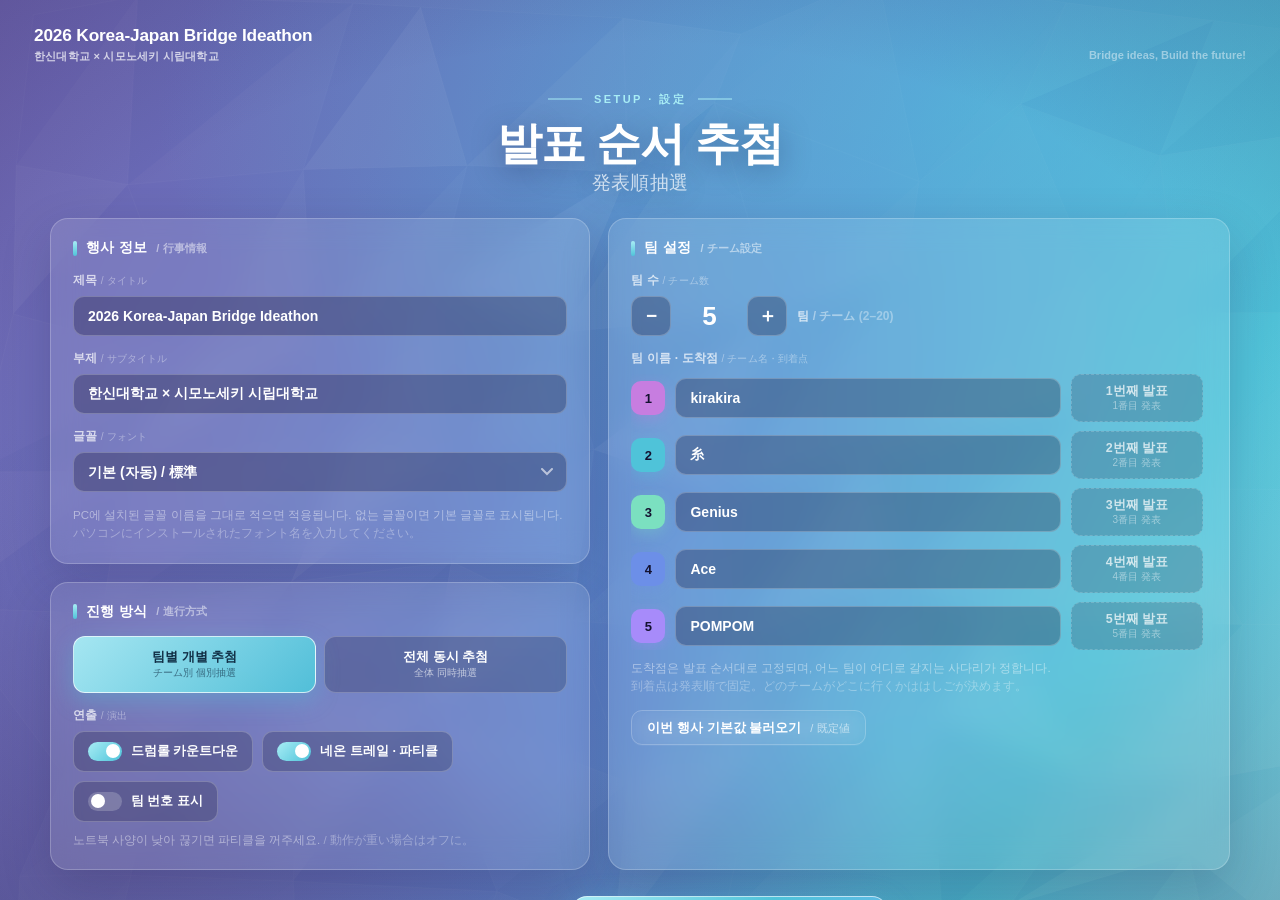
<file: archive/2026-bridge-ideathon.html>
<!DOCTYPE html>
<html lang="ko">
<head>
<meta charset="UTF-8">
<meta name="viewport" content="width=device-width, initial-scale=1.0">
<title>발표 순서 추첨 · 発表順抽選</title>
<!--
================================================================================
  발표 순서 추첨 사다리타기 (Presentation Order Draw / 発表順抽選)
  2026 Korea-Japan Bridge Ideathon
  한신대학교 × 시모노세키 시립대학교
  ------------------------------------------------------------------------------
  v1.0  2026.08.27  단일 HTML / 외부 의존성 없음 / 오프라인 동작
  ------------------------------------------------------------------------------
  [정식 웹사이트 이관 메모]
   - §1 I18N      : ko/ja/en/zh 4개국어 문구가 모두 들어있음. RENDER_LANGS 배열만
                    바꾸면 병기 → 단일언어 토글로 전환 가능
   - §3 DRAW      : 추첨 알고리즘. 이 함수만 그대로 옮기면 됨
   - §5 RENDER    : Canvas 렌더러. 프레임워크 무관
================================================================================
-->
<style>
/* ============================================================================
   §0  BASE / TOKENS
   ========================================================================= */
:root{
  --c-purple:#6E63B0;
  --c-purple-d:#574C96;
  --c-blue:#5B8FD4;
  --c-cyan:#4FC3D9;
  --c-mint:#A8EDF5;
  --c-navy:#2E4E9E;

  --ink:#fff;
  --ink-2:rgba(255,255,255,.72);
  --ink-3:rgba(255,255,255,.45);
  --glass:rgba(255,255,255,.10);
  --glass-2:rgba(255,255,255,.16);
  --line:rgba(255,255,255,.22);

  --font-user:"Pretendard";
  --font-stack:var(--font-user),Pretendard,-apple-system,"Malgun Gothic",
               "Yu Gothic","Hiragino Kaku Gothic ProN",Meiryo,
               "Noto Sans JP","Noto Sans KR","Microsoft YaHei",sans-serif;

  --r:18px;
}
*{box-sizing:border-box;margin:0;padding:0}
html,body{height:100%;overflow:hidden}
body{
  font-family:var(--font-stack);
  background:#3d3a6e;
  color:var(--ink);
  -webkit-font-smoothing:antialiased;
  user-select:none;
  cursor:default;
}
button{font-family:inherit;color:inherit;border:none;background:none;cursor:pointer}
input,select{font-family:inherit}
.ja{display:block;font-size:.66em;opacity:.62;font-weight:500;letter-spacing:.01em;margin-top:.15em}

/* ============================================================================
   §0-1  BACKGROUND (low-poly, 현수막 톤)
   ========================================================================= */
#bgGrad{
  position:fixed;inset:0;z-index:0;
  background:
    radial-gradient(120% 90% at 78% 12%, rgba(79,195,217,.55) 0%, rgba(79,195,217,0) 55%),
    radial-gradient(100% 80% at 10% 95%, rgba(110,99,176,.75) 0%, rgba(110,99,176,0) 60%),
    linear-gradient(118deg,#6E63B0 0%,#6a73bd 26%,#5B8FD4 55%,#4FC3D9 82%,#7fd3e2 100%);
}
#bgPoly{position:fixed;inset:0;z-index:1;opacity:.55}
#vignette{
  position:fixed;inset:0;z-index:2;pointer-events:none;
  background:radial-gradient(120% 100% at 50% 45%,rgba(0,0,0,0) 40%,rgba(20,16,48,.42) 100%);
}

/* ============================================================================
   §0-2  SCREEN 공통
   ========================================================================= */
.screen{
  position:fixed;inset:0;z-index:5;
  display:none;flex-direction:column;
  padding:26px 34px 20px;
}
.screen.on{display:flex;animation:scrIn .5s cubic-bezier(.16,1,.3,1)}
@keyframes scrIn{from{opacity:0;transform:translateY(14px)}to{opacity:1;transform:none}}

.brandbar{
  display:flex;align-items:flex-end;justify-content:space-between;
  gap:20px;flex:0 0 auto;
}
.brand-t{font-size:clamp(15px,1.35vw,23px);font-weight:800;letter-spacing:-.01em;line-height:1.15}
.brand-s{font-size:clamp(11px,.82vw,14px);color:var(--ink-2);font-weight:600;margin-top:3px;letter-spacing:.02em}
.brand-r{font-size:clamp(11px,.8vw,14px);color:var(--ink-3);font-weight:600;text-align:right;line-height:1.5}

/* ============================================================================
   §0-3  BUTTONS
   ========================================================================= */
.btn{
  display:inline-flex;align-items:center;justify-content:center;gap:9px;
  padding:13px 24px;border-radius:14px;
  background:var(--glass);border:1.5px solid var(--line);
  font-weight:700;font-size:15px;line-height:1.2;
  backdrop-filter:blur(10px);
  transition:transform .18s cubic-bezier(.16,1,.3,1),background .18s,border-color .18s,box-shadow .18s;
  white-space:nowrap;
}
.btn:hover{background:var(--glass-2);border-color:rgba(255,255,255,.42);transform:translateY(-2px)}
.btn:active{transform:translateY(0) scale(.98)}
.btn.sm{padding:9px 15px;font-size:13px;border-radius:11px}
.btn.primary{
  background:linear-gradient(135deg,#A8EDF5,#4FC3D9 55%,#63b6e8);
  color:#123047;border-color:rgba(255,255,255,.6);
  box-shadow:0 10px 30px rgba(79,195,217,.42),0 0 0 0 rgba(168,237,245,.5);
}
.btn.primary:hover{box-shadow:0 14px 40px rgba(79,195,217,.6)}
.btn.ghost{background:transparent}
.btn[disabled]{opacity:.35;pointer-events:none}
.btn .kb{font-size:11px;opacity:.55;border:1px solid currentColor;border-radius:5px;padding:1px 5px;font-weight:700}

/* ============================================================================
   §1  SETUP SCREEN
   ========================================================================= */
#setup{overflow-y:auto;padding-bottom:28px}
#setup::-webkit-scrollbar{width:9px}
#setup::-webkit-scrollbar-thumb{background:rgba(255,255,255,.22);border-radius:9px}

.setup-hero{text-align:center;margin:22px 0 26px;flex:0 0 auto}
.setup-hero h1{
  font-size:clamp(30px,3.5vw,58px);font-weight:900;letter-spacing:-.025em;line-height:1.02;
  text-shadow:0 6px 30px rgba(20,16,60,.35);
}
.setup-hero h1 .ja{font-size:.42em;margin-top:.35em;opacity:.7;letter-spacing:.02em}
.setup-hero .kicker{
  display:inline-flex;align-items:center;gap:12px;
  font-size:clamp(11px,.85vw,14px);font-weight:700;letter-spacing:.22em;
  color:var(--mint,#A8EDF5);margin-bottom:14px;text-transform:uppercase;
}
.setup-hero .kicker::before,.setup-hero .kicker::after{
  content:"";width:34px;height:1.5px;background:currentColor;opacity:.5
}

.grid{
  display:grid;grid-template-columns:minmax(0,1fr) minmax(0,1.15fr);
  gap:18px;max-width:1180px;margin:0 auto;width:100%;
}
@media (max-width:1000px){.grid{grid-template-columns:1fr}}

.card{
  background:rgba(255,255,255,.10);
  border:1.5px solid var(--line);
  border-radius:var(--r);
  padding:20px 22px;
  backdrop-filter:blur(14px);
  box-shadow:0 18px 50px rgba(23,18,60,.20);
}
.card h2{
  font-size:14px;font-weight:800;letter-spacing:.02em;
  display:flex;align-items:center;gap:9px;margin-bottom:15px;
  color:var(--ink);
}
.card h2 .ja{display:inline;font-size:.8em;margin:0;opacity:.5;font-weight:600}
.card h2::before{
  content:"";width:4px;height:15px;border-radius:2px;
  background:linear-gradient(180deg,#A8EDF5,#4FC3D9);flex:0 0 auto;
}
.field{margin-bottom:14px}
.field:last-child{margin-bottom:0}
.field>label{
  display:block;font-size:12px;font-weight:700;color:var(--ink-2);
  margin-bottom:7px;letter-spacing:.01em;
}
.field>label .ja{display:inline;font-size:.85em;margin:0;opacity:.55}

.inp{
  width:100%;padding:11px 14px;border-radius:11px;
  background:rgba(12,10,40,.28);border:1.5px solid var(--line);
  color:var(--ink);font-size:14px;font-weight:600;outline:none;
  transition:border-color .16s,background .16s;
}
.inp::placeholder{color:rgba(255,255,255,.34);font-weight:500}
.inp:focus{border-color:#A8EDF5;background:rgba(12,10,40,.42)}
select.inp{cursor:pointer;appearance:none;
  background-image:url("data:image/svg+xml;utf8,<svg xmlns='http://www.w3.org/2000/svg' width='12' height='8'><path d='M1 1l5 5 5-5' stroke='white' stroke-width='2' fill='none' opacity='.6' stroke-linecap='round'/></svg>");
  background-repeat:no-repeat;background-position:right 13px center;padding-right:34px}
select.inp option{background:#3b3468;color:#fff}

.seg{display:flex;gap:8px;flex-wrap:wrap}
.seg button{
  flex:1 1 0;min-width:120px;padding:12px 10px;border-radius:12px;
  background:rgba(12,10,40,.22);border:1.5px solid var(--line);
  font-size:13px;font-weight:700;transition:all .18s;text-align:center;line-height:1.25;
}
.seg button .ja{font-size:.78em;margin-top:.2em}
.seg button:hover{background:rgba(12,10,40,.36)}
.seg button.on{
  background:linear-gradient(135deg,rgba(168,237,245,.94),rgba(79,195,217,.94));
  color:#123047;border-color:rgba(255,255,255,.7);
  box-shadow:0 8px 22px rgba(79,195,217,.35);
}
.seg button.on .ja{opacity:.62}

.stepper{display:flex;align-items:center;gap:10px}
.stepper button{
  width:40px;height:40px;border-radius:11px;flex:0 0 auto;
  background:rgba(12,10,40,.28);border:1.5px solid var(--line);
  font-size:19px;font-weight:800;transition:all .16s;
}
.stepper button:hover{background:rgba(12,10,40,.5);border-color:#A8EDF5}
.stepper .val{
  font-size:26px;font-weight:900;min-width:56px;text-align:center;
  font-variant-numeric:tabular-nums;
}
.stepper .unit{font-size:12px;color:var(--ink-2);font-weight:700}

/* 팀 입력 리스트 */
.teamlist{display:flex;flex-direction:column;gap:9px;max-height:320px;overflow-y:auto;padding-right:4px}
.teamlist::-webkit-scrollbar{width:7px}
.teamlist::-webkit-scrollbar-thumb{background:rgba(255,255,255,.2);border-radius:7px}
.trow{display:flex;align-items:center;gap:10px}
.tdot{
  width:34px;height:34px;border-radius:10px;flex:0 0 auto;
  display:flex;align-items:center;justify-content:center;
  font-size:13px;font-weight:900;color:#141230;
}
.trow .inp{flex:1 1 auto}
.trow .dest{
  flex:0 0 auto;width:132px;font-size:12.5px;font-weight:700;color:var(--ink-2);
  padding:9px 12px;border-radius:10px;background:rgba(12,10,40,.18);
  border:1.5px dashed rgba(255,255,255,.18);text-align:center;line-height:1.2;
}
.trow .dest .ja{font-size:.8em;margin-top:.1em}

.hint{font-size:11.5px;color:var(--ink-3);line-height:1.6;margin-top:9px}
.setup-actions{
  display:flex;gap:12px;justify-content:center;align-items:center;
  margin:26px auto 6px;flex-wrap:wrap;max-width:1180px;
}
.setup-actions .btn.primary{padding:17px 46px;font-size:17px;border-radius:16px}

.toggles{display:flex;gap:9px;flex-wrap:wrap}
.tg{
  display:flex;align-items:center;gap:9px;padding:10px 14px;border-radius:11px;
  background:rgba(12,10,40,.22);border:1.5px solid var(--line);
  font-size:12.5px;font-weight:700;transition:all .16s;
}
.tg:hover{background:rgba(12,10,40,.36)}
.tg .sw{
  width:34px;height:19px;border-radius:19px;background:rgba(255,255,255,.2);
  position:relative;transition:background .2s;flex:0 0 auto;
}
.tg .sw::after{
  content:"";position:absolute;top:2.5px;left:2.5px;width:14px;height:14px;
  border-radius:50%;background:#fff;transition:transform .22s cubic-bezier(.16,1,.3,1);
}
.tg.on .sw{background:linear-gradient(135deg,#A8EDF5,#4FC3D9)}
.tg.on .sw::after{transform:translateX(15px)}

/* ============================================================================
   §2  LADDER SCREEN
   ========================================================================= */
#ladder{padding:22px 30px 16px}
.lad-head{display:flex;align-items:center;justify-content:space-between;gap:18px;flex:0 0 auto}
.lad-title{font-size:clamp(17px,1.5vw,26px);font-weight:900;letter-spacing:-.02em;line-height:1.1}
.lad-title .ja{font-size:.55em;margin-top:.2em}
.lad-tools{display:flex;gap:8px;align-items:center;flex-wrap:wrap;justify-content:flex-end}
.counter{
  display:flex;align-items:baseline;gap:5px;padding:8px 16px;border-radius:12px;
  background:rgba(12,10,40,.3);border:1.5px solid var(--line);
  font-variant-numeric:tabular-nums;font-weight:900;
}
.counter b{font-size:22px;color:#A8EDF5}
.counter span{font-size:13px;color:var(--ink-3)}

/* 스테이지 */
.stage{flex:1 1 auto;display:flex;flex-direction:column;min-height:0;margin-top:12px}
/* 팀이 많아지면 카드를 자동으로 좁게 */
.row-cards.d1>*{border-radius:12px}
.row-cards.d1 .tcard,.row-cards.d1 .dcard{padding:9px 5px}
.row-cards.d1 .nm{font-size:clamp(12px,1.05vw,19px)}
.row-cards.d1 .no{font-size:9.5px;letter-spacing:.08em}
.row-cards.d1 .ord{font-size:clamp(10px,.82vw,14px)}
.row-cards.d1 .win{font-size:clamp(11px,.95vw,17px)}
.row-cards.d1 .dcard{min-height:60px}
.row-cards.d2{gap:6px}
.row-cards.d2>*{border-radius:10px}
.row-cards.d2 .tcard,.row-cards.d2 .dcard{padding:7px 3px}
.row-cards.d2 .nm{font-size:clamp(10px,.72vw,14px);letter-spacing:-.01em}
.row-cards.d2 .no{font-size:8.5px;letter-spacing:.04em;margin-bottom:1px}
.row-cards.d2 .ord{font-size:clamp(9px,.6vw,11px)}
.row-cards.d2 .ord .ja{display:none}
.row-cards.d2 .win{font-size:clamp(9.5px,.68vw,13px)}
.row-cards.d2 .q{font-size:13px;letter-spacing:.06em}
.row-cards.d2 .dcard{min-height:48px}
.row-cards{display:flex;gap:12px;flex:0 0 auto;padding:0 4px}
.row-cards>*{flex:1 1 0;min-width:0}

/* 팀 카드 */
.tcard{
  position:relative;border-radius:15px;padding:12px 10px 13px;
  background:rgba(255,255,255,.13);border:2px solid var(--line);
  backdrop-filter:blur(12px);text-align:center;overflow:hidden;
  transition:transform .22s cubic-bezier(.16,1,.3,1),box-shadow .22s,opacity .3s,border-color .22s;
  cursor:default;
}
.tcard .no{
  font-size:10.5px;font-weight:800;letter-spacing:.14em;color:var(--ink-3);
  text-transform:uppercase;margin-bottom:3px;
}
.tcard .nm{
  font-size:clamp(14px,1.35vw,25px);font-weight:900;letter-spacing:-.02em;
  line-height:1.14;word-break:keep-all;overflow-wrap:anywhere;
}
.tcard .bar{position:absolute;left:0;right:0;top:0;height:4px}
.tcard.click{cursor:pointer}
.tcard.click::after{
  content:"";position:absolute;inset:-2px;border-radius:15px;pointer-events:none;
  box-shadow:0 0 0 0 rgba(168,237,245,.65);
  animation:pulse 2.1s ease-out infinite;
}
@keyframes pulse{
  0%{box-shadow:0 0 0 0 rgba(168,237,245,.55)}
  70%{box-shadow:0 0 0 13px rgba(168,237,245,0)}
  100%{box-shadow:0 0 0 0 rgba(168,237,245,0)}
}
.tcard.click:hover{transform:translateY(-5px) scale(1.03)}
.tcard.done{opacity:.34;filter:saturate(.35)}
.tcard.done::after{display:none}
.tcard.active{transform:translateY(-4px) scale(1.045);border-color:rgba(255,255,255,.85)}

/* 사다리 캔버스 */
.canvas-wrap{flex:1 1 auto;position:relative;min-height:0;margin:6px 0}
#lad{position:absolute;inset:0;width:100%;height:100%}

/* 도착 카드 */
.dcard{
  position:relative;border-radius:15px;padding:13px 10px;min-height:74px;
  background:rgba(12,10,40,.34);border:2.5px solid rgba(255,255,255,.32);
  backdrop-filter:blur(12px);text-align:center;overflow:hidden;
  display:flex;flex-direction:column;align-items:center;justify-content:center;gap:2px;
  transition:transform .3s cubic-bezier(.16,1,.3,1),box-shadow .3s,background .3s,border-color .3s;
}
.dcard .ord{
  font-size:clamp(12px,1.1vw,18px);font-weight:900;line-height:1.15;letter-spacing:-.01em;
  text-shadow:0 2px 8px rgba(8,6,26,.55);
}
.dcard .ord .ja{font-size:.72em;margin-top:.1em;opacity:.75}
.dcard .win{
  font-size:clamp(13px,1.25vw,22px);font-weight:900;line-height:1.12;
  word-break:keep-all;overflow-wrap:anywhere;
  text-shadow:0 0 14px rgba(8,6,26,.7),0 2px 4px rgba(8,6,26,.9);
}
.dcard .q{font-size:clamp(16px,1.5vw,26px);font-weight:900;color:rgba(255,255,255,.58);letter-spacing:.16em}
.dcard.filled{background:rgba(9,7,32,.52)}
.dcard.pop{animation:dpop .62s cubic-bezier(.16,1,.3,1)}
@keyframes dpop{
  0%{transform:scale(1)}
  28%{transform:scale(1.13) translateY(-6px)}
  60%{transform:scale(.985)}
  100%{transform:scale(1)}
}

.lad-foot{display:flex;gap:9px;justify-content:center;align-items:center;flex:0 0 auto;padding-top:10px;flex-wrap:wrap}
.tip{font-size:12px;color:var(--ink-3);font-weight:600;margin-right:6px}
.tip .ja{display:inline;font-size:.9em;opacity:.7;margin:0}

/* ============================================================================
   §2-1  COUNTDOWN OVERLAY
   ========================================================================= */
#cd{
  position:fixed;inset:0;z-index:40;display:none;
  align-items:center;justify-content:center;
  background:rgba(14,11,44,.5);backdrop-filter:blur(9px);
}
#cd.on{display:flex}
#cd .num{
  font-size:min(30vw,320px);font-weight:900;line-height:1;
  color:#fff;text-shadow:0 0 70px rgba(168,237,245,.85),0 0 150px rgba(79,195,217,.55);
  font-variant-numeric:tabular-nums;
}
#cd .ring{
  position:absolute;width:min(34vw,360px);height:min(34vw,360px);
  border-radius:50%;border:3px solid rgba(168,237,245,.28);
}
#cd .ring svg{width:100%;height:100%;transform:rotate(-90deg)}
#cd .ring circle{fill:none;stroke:#A8EDF5;stroke-width:3;stroke-linecap:round;
  filter:drop-shadow(0 0 12px rgba(168,237,245,.9))}
.cd-tick{animation:cdTick .92s cubic-bezier(.16,1,.3,1)}
@keyframes cdTick{
  0%{opacity:0;transform:scale(2.1);filter:blur(16px)}
  16%{opacity:1;transform:scale(1);filter:blur(0)}
  88%{opacity:1;transform:scale(1);filter:blur(0)}
  100%{opacity:0;transform:scale(.9);filter:blur(4px)}
}
.shock{
  position:fixed;left:50%;top:50%;z-index:41;pointer-events:none;
  width:20px;height:20px;margin:-10px 0 0 -10px;border-radius:50%;
  border:3px solid rgba(168,237,245,.9);
}
.shock.go{animation:shock .85s cubic-bezier(.16,1,.3,1) forwards}
@keyframes shock{
  0%{transform:scale(1);opacity:.95;border-width:5px}
  100%{transform:scale(95);opacity:0;border-width:1px}
}

/* ============================================================================
   §3  RESULT SCREEN
   ========================================================================= */
#result{padding:28px 40px 20px;align-items:center}
.res-head{text-align:center;flex:0 0 auto;margin-bottom:16px}
.res-head h1{font-size:clamp(26px,3vw,50px);font-weight:900;letter-spacing:-.025em;line-height:1.05}
.res-head h1 .ja{font-size:.42em;margin-top:.3em}
.res-list{
  flex:1 1 auto;width:100%;max-width:1000px;min-height:0;
  display:flex;flex-direction:column;gap:10px;padding:4px 6px;
  justify-content:center;            /* 행이 최대 높이에 닿으면 남은 공간을 위아래로 균등 분배 */
}
.res-list .rrow{flex:1 1 0;max-height:168px}
.res-list::-webkit-scrollbar{width:8px}
.res-list::-webkit-scrollbar-thumb{background:rgba(255,255,255,.22);border-radius:8px}
.rrow{
  display:flex;align-items:center;gap:18px;padding:12px 22px;min-height:66px;
  border-radius:16px;background:rgba(255,255,255,.13);
  border:2px solid var(--line);backdrop-filter:blur(12px);
  opacity:0;transform:translateY(22px);
}
.rrow.in{animation:rIn .62s cubic-bezier(.16,1,.3,1) forwards}
@keyframes rIn{to{opacity:1;transform:none}}
.rrow .rank{
  width:52px;height:52px;border-radius:14px;flex:0 0 auto;
  display:flex;align-items:center;justify-content:center;
  font-size:24px;font-weight:900;color:#141230;
}
.rrow .rinfo{flex:1 1 auto;min-width:0}
.rrow .rord{font-size:12.5px;font-weight:800;color:rgba(255,255,255,.86);letter-spacing:.02em}
.rrow .rord .ja{display:inline;font-size:.86em;opacity:.6;margin:0}
.rrow .rord .ja::before{content:" / "}
.rrow .rname{font-size:clamp(19px,1.8vw,30px);font-weight:900;letter-spacing:-.02em;line-height:1.15;margin-top:1px;
  text-shadow:0 2px 10px rgba(8,6,26,.45)}
.rrow .rno{font-size:11px;font-weight:800;letter-spacing:.14em;color:var(--ink-3);text-transform:uppercase}
/* 팀이 많을 때: 스크롤 없이 한 화면에 다 보이도록 밀도 조절 */
.res-list.dense{gap:7px}
.res-list.dense .rrow{padding:9px 18px;gap:14px;border-radius:13px}
.res-list.dense .rank{width:42px;height:42px;border-radius:11px;font-size:19px}
.res-list.dense .rname{font-size:clamp(16px,1.35vw,24px)}
.res-list.dense .rord{font-size:11px}
.res-list.dense .rno{font-size:10px}
.res-list.cols2{display:grid;grid-template-columns:1fr 1fr;gap:10px 16px;
  grid-auto-flow:column;align-content:stretch;max-width:1560px}
.res-list.cols2 .rrow{max-height:none;min-height:56px}
.res-list.cols2 .rrow{padding:8px 14px;gap:11px;border-radius:12px}
.res-list.cols2 .rank{width:38px;height:38px;border-radius:10px;font-size:17px}
.res-list.cols2 .rname{font-size:clamp(15px,1.1vw,21px)}
.res-list.cols2 .rord{font-size:10.5px}
.res-list.cols2 .rord .ja{display:none}
.res-foot{display:flex;gap:11px;justify-content:center;flex:0 0 auto;padding-top:14px;flex-wrap:wrap}

/* 결과 PNG 캡처용 */
#shot{position:fixed;left:-99999px;top:0}

/* ============================================================================
   §4  TOAST
   ========================================================================= */
#toast{
  position:fixed;left:50%;bottom:34px;transform:translateX(-50%) translateY(20px);
  z-index:60;padding:12px 22px;border-radius:13px;
  background:rgba(14,11,44,.88);border:1.5px solid var(--line);
  font-size:13.5px;font-weight:700;backdrop-filter:blur(10px);
  opacity:0;pointer-events:none;transition:opacity .28s,transform .28s;
  box-shadow:0 14px 40px rgba(10,8,34,.45);
}
#toast.on{opacity:1;transform:translateX(-50%) translateY(0)}

body.noeffect .tcard.click::after{animation:none}
</style>
</head>
<body>

<div id="bgGrad"></div>
<canvas id="bgPoly"></canvas>
<div id="vignette"></div>

<!-- =========================================================================
     SCREEN 1 : SETUP
     ====================================================================== -->
<section id="setup" class="screen on">
  <div class="brandbar">
    <div>
      <div class="brand-t" id="bT1">2026 Korea-Japan Bridge Ideathon</div>
      <div class="brand-s" id="bS1">한신대학교 × 시모노세키 시립대학교</div>
    </div>
    <div class="brand-r">Bridge ideas, Build the future!</div>
  </div>

  <div class="setup-hero">
    <div class="kicker">SETUP · 設定</div>
    <h1>발표 순서 추첨<span class="ja">発表順抽選</span></h1>
  </div>

  <div class="grid">
    <!-- 좌측: 행사/표시 설정 -->
    <div style="display:flex;flex-direction:column;gap:18px">
      <div class="card">
        <h2>행사 정보 <span class="ja">/ 行事情報</span></h2>
        <div class="field">
          <label>제목 <span class="ja">/ タイトル</span></label>
          <input class="inp" id="fTitle" placeholder="2026 Korea-Japan Bridge Ideathon">
        </div>
        <div class="field">
          <label>부제 <span class="ja">/ サブタイトル</span></label>
          <input class="inp" id="fSub" placeholder="한신대학교 × 시모노세키 시립대학교">
        </div>
        <div class="field">
          <label>글꼴 <span class="ja">/ フォント</span></label>
          <select class="inp" id="fFontSel"></select>
        </div>
        <div class="field" id="fFontCustomWrap" style="display:none">
          <label>글꼴 이름 직접 입력 <span class="ja">/ フォント名を直接入力</span></label>
          <input class="inp" id="fFontCustom" placeholder="예: GmarketSansMedium">
        </div>
        <div class="hint">PC에 설치된 글꼴 이름을 그대로 적으면 적용됩니다. 없는 글꼴이면 기본 글꼴로 표시됩니다.<br>
          <span style="opacity:.75">パソコンにインストールされたフォント名を入力してください。</span></div>
      </div>

      <div class="card">
        <h2>진행 방식 <span class="ja">/ 進行方式</span></h2>
        <div class="field">
          <div class="seg" id="fMode">
            <button data-v="one" class="on">팀별 개별 추첨<span class="ja">チーム別 個別抽選</span></button>
            <button data-v="all">전체 동시 추첨<span class="ja">全体 同時抽選</span></button>
          </div>
        </div>
        <div class="field">
          <label>연출 <span class="ja">/ 演出</span></label>
          <div class="toggles">
            <button class="tg on" id="tgCount"><span class="sw"></span>드럼롤 카운트다운</button>
            <button class="tg on" id="tgFx"><span class="sw"></span>네온 트레일 · 파티클</button>
            <button class="tg" id="tgNo"><span class="sw"></span>팀 번호 표시</button>
          </div>
          <div class="hint">노트북 사양이 낮아 끊기면 파티클을 꺼주세요. <span style="opacity:.75">/ 動作が重い場合はオフに。</span></div>
        </div>
      </div>
    </div>

    <!-- 우측: 팀 설정 -->
    <div class="card">
      <h2>팀 설정 <span class="ja">/ チーム設定</span></h2>
      <div class="field">
        <label>팀 수 <span class="ja">/ チーム数</span></label>
        <div class="stepper">
          <button id="cMinus">−</button>
          <div class="val" id="cVal">5</div>
          <button id="cPlus">＋</button>
          <div class="unit">팀 <span style="opacity:.6">/ チーム</span> <span style="opacity:.5">(2–20)</span></div>
        </div>
      </div>
      <div class="field">
        <label>팀 이름 · 도착점 <span class="ja">/ チーム名・到着点</span></label>
        <div class="teamlist" id="teamList"></div>
        <div class="hint">도착점은 발표 순서대로 고정되며, 어느 팀이 어디로 갈지는 사다리가 정합니다.<br>
          <span style="opacity:.75">到着点は発表順で固定。どのチームがどこに行くかははしごが決めます。</span></div>
      </div>
      <div class="field">
        <button class="btn sm ghost" id="bPreset">이번 행사 기본값 불러오기 <span class="ja" style="display:inline;font-size:.85em;opacity:.6">/ 既定値</span></button>
      </div>
    </div>
  </div>

  <div class="setup-actions">
    <button class="btn ghost" id="bReset">초기화 / リセット</button>
    <button class="btn primary" id="bStart">사다리 만들기 · はしごを作る</button>
  </div>
</section>

<!-- =========================================================================
     SCREEN 2 : LADDER
     ====================================================================== -->
<section id="ladder" class="screen">
  <div class="lad-head">
    <div>
      <div class="lad-title">발표 순서 추첨<span class="ja">発表順抽選</span></div>
      <div class="brand-s" id="bT2" style="margin-top:5px">2026 Korea-Japan Bridge Ideathon</div>
    </div>
    <div class="lad-tools">
      <div class="counter"><b id="cDone">0</b><span>/</span><span id="cAll">5</span></div>
      <button class="btn sm" id="bAll">전체 출발 · 全体スタート</button>
      <button class="btn sm primary" id="bRes" style="display:none">결과 보기 · 結果</button>
      <button class="btn sm ghost" id="bShuffle">다시 섞기 · 再生成</button>
      <button class="btn sm ghost" id="bFs">전체화면 <span class="kb">F</span></button>
      <button class="btn sm" id="bBack">⚙ 설정으로 · 設定へ</button>
    </div>
  </div>

  <div class="stage">
    <div class="row-cards" id="topRow"></div>
    <div class="canvas-wrap"><canvas id="lad"></canvas></div>
    <div class="row-cards" id="botRow"></div>
  </div>

  <div class="lad-foot">
    <div class="tip" id="tip">팀 카드를 클릭하면 출발합니다 <span class="ja">/ チームカードをクリックしてスタート</span></div>
  </div>
</section>

<!-- =========================================================================
     SCREEN 3 : RESULT
     ====================================================================== -->
<section id="result" class="screen">
  <div class="brandbar" style="width:100%">
    <div>
      <div class="brand-t" id="bT3">2026 Korea-Japan Bridge Ideathon</div>
      <div class="brand-s" id="bS3">한신대학교 × 시모노세키 시립대학교</div>
    </div>
    <div class="brand-r">Bridge ideas, Build the future!</div>
  </div>
  <div class="res-head" style="margin-top:18px">
    <h1>발표 순서<span class="ja">発表順序</span></h1>
  </div>
  <div class="res-list" id="resList"></div>
  <div class="res-foot">
    <button class="btn" id="bPng">결과 이미지 저장 · 画像保存</button>
    <button class="btn" id="bLadBack">사다리 보기 · はしご</button>
    <button class="btn" id="bHome">⚙ 설정으로 · 設定へ</button>
  </div>
</section>

<div id="cd">
  <div class="ring"><svg viewBox="0 0 100 100"><circle cx="50" cy="50" r="47" id="cdRing"/></svg></div>
  <div class="num" id="cdNum">3</div>
</div>
<div id="toast"></div>

<script>
"use strict";
/* ============================================================================
   §1  I18N  —  ko / ja / en / zh  4개국어 데이터
   ----------------------------------------------------------------------------
   [이관 메모] 이번 HTML 버전은 RENDER_LANGS = ['ko','ja'] 병기 고정.
   정식 웹사이트에서는 RENDER_LANGS 를 ['ko'] / ['ja'] / ['en'] / ['zh'] 로
   바꾸는 토글만 붙이면 그대로 단일 언어 모드가 된다.
   ========================================================================= */
const RENDER_LANGS = ['ko','ja'];

const L = {
  nth:{
    ko:n=>`${n}번째 발표`, ja:n=>`${n}番目 発表`,
    en:n=>`Presentation #${n}`, zh:n=>`第${n}位 发表`
  },
  nthShort:{
    ko:n=>`${n}번째`, ja:n=>`${n}番目`, en:n=>`#${n}`, zh:n=>`第${n}位`
  },
  tipClick:{ko:'팀 카드를 클릭하면 출발합니다',ja:'チームカードをクリックしてスタート',
            en:'Click a team card to start',zh:'点击队伍卡片开始'},
  tipRun:{ko:'이동 중…',ja:'移動中…',en:'Running…',zh:'进行中…'},
  tipDone:{ko:'추첨 완료! 결과를 확인하세요',ja:'抽選完了！結果をご確認ください',
           en:'Draw complete!',zh:'抽签完成！'},
  tipAll:{ko:'전체 출발 버튼을 누르세요',ja:'「全体スタート」を押してください',
          en:'Press Start All',zh:'请按全体开始'},
  savedPng:{ko:'결과 이미지를 저장했습니다',ja:'結果画像を保存しました',
            en:'Result image saved',zh:'已保存结果图片'},
  reshuffled:{ko:'사다리를 새로 만들었습니다',ja:'はしごを作り直しました',
              en:'Ladder regenerated',zh:'已重新生成'},
  needName:{ko:'팀 이름을 모두 입력해 주세요',ja:'チーム名をすべて入力してください',
            en:'Please fill in all team names',zh:'请填写所有队伍名称'},
  resetOk:{ko:'설정을 초기화했습니다',ja:'設定をリセットしました',
           en:'Settings reset',zh:'设置已重置'}
};
/* 병기 문자열 생성: 한국어 / 일본어 두 줄 */
function t(key,arg){
  const e=L[key];
  return RENDER_LANGS.map(lg=>typeof e[lg]==='function'?e[lg](arg):e[lg]);
}
function tHtml(key,arg){
  const a=t(key,arg);
  return a[0]+(a[1]?`<span class="ja">${a[1]}</span>`:'');
}
function tInline(key,arg){
  const a=t(key,arg);
  return a[0]+(a[1]?` <span class="ja" style="display:inline;font-size:.86em;opacity:.6;margin:0">/ ${a[1]}</span>`:'');
}

/* ============================================================================
   §2  CONFIG / STATE
   ========================================================================= */
/* 10팀까지는 현수막 톤에서 고른 색을 그대로 쓰고,
   11팀 이상은 색상환을 균등 분할해 겹치지 않는 색을 자동 생성한다(최대 20팀). */
const TEAM_COLORS=[
  '#C77DE0','#4FC3D9','#7BE0C0','#6C8FE8','#A78BFA',
  '#F49AC8','#5FD6B0','#8FB8FF','#B58CF5','#63D9E8'
];
const MAX_TEAMS=20;
function teamColors(n){
  if(n<=TEAM_COLORS.length) return TEAM_COLORS.slice(0,n);
  const out=[];
  for(let i=0;i<n;i++){
    const h=(268+i*(360/n))%360;              // 보라(268°)에서 시작해 균등 분할
    const l=i%2?64:73, sa=i%3===2?58:70;      // 명도·채도를 번갈아 줘 인접 색 구분 강화
    out.push(hsl(h,sa,l));
  }
  return out;
}
/* 어두운 카드 위에서 팀 컬러가 또렷하게 보이도록 밝게 보정 */
function lighten(hex,k){
  const m=hex.replace('#','');
  const v=[0,2,4].map(i=>parseInt(m.substr(i,2),16));
  const o=v.map(c=>Math.round(c+(255-c)*k));
  return '#'+o.map(c=>c.toString(16).padStart(2,'0')).join('');
}
function hsl(h,s,l){
  s/=100;l/=100;
  const k=n=>(n+h/30)%12, a=s*Math.min(l,1-l);
  const f=n=>l-a*Math.max(-1,Math.min(k(n)-3,Math.min(9-k(n),1)));
  const hex=v=>Math.round(v*255).toString(16).padStart(2,'0');
  return '#'+hex(f(0))+hex(f(8))+hex(f(4));
}
const FONT_PRESETS=[
  {v:'',            n:'기본 (자동) / 標準'},
  {v:'Pretendard',  n:'Pretendard'},
  {v:'Malgun Gothic',n:'맑은 고딕 / Malgun Gothic'},
  {v:'NanumGothic', n:'나눔고딕 / NanumGothic'},
  {v:'NanumSquare', n:'나눔스퀘어 / NanumSquare'},
  {v:'NanumSquareRound',n:'나눔스퀘어라운드'},
  {v:'Noto Sans KR',n:'Noto Sans KR'},
  {v:'Noto Sans JP',n:'Noto Sans JP'},
  {v:'Yu Gothic',   n:'游ゴシック / Yu Gothic'},
  {v:'Meiryo',      n:'メイリオ / Meiryo'},
  {v:'S-Core Dream 5', n:'에스코어드림 / S-Core Dream'},
  {v:'GmarketSansMedium',n:'G마켓 산스 / Gmarket Sans'},
  {v:'__custom__',  n:'직접 입력… / 直接入力…'}
];
const PRESET_TEAMS=['kirakira','糸','Genius','Ace','POMPOM'];
const DEF={
  title:'2026 Korea-Japan Bridge Ideathon',
  sub:'한신대학교 × 시모노세키 시립대학교',
  font:'', fontCustom:'',
  n:5, teams:PRESET_TEAMS.slice(),
  mode:'one', useCount:true, useFx:true, showNo:false
};

let S=Object.assign({},DEF,{teams:DEF.teams.slice()});
let G=null;   // 현재 게임 상태

const $=s=>document.querySelector(s);
const $$=s=>Array.from(document.querySelectorAll(s));

/* crypto 기반 균등 난수 */
function rndInt(max){
  if(max<=0)return 0;
  const lim=Math.floor(4294967296/max)*max;
  const b=new Uint32Array(1);
  let v;do{crypto.getRandomValues(b);v=b[0];}while(v>=lim);
  return v%max;
}
const rnd=()=>{const b=new Uint32Array(1);crypto.getRandomValues(b);return b[0]/4294967296;};
function shuffle(a){for(let i=a.length-1;i>0;i--){const j=rndInt(i+1);[a[i],a[j]]=[a[j],a[i]];}return a;}

function toast(msg){
  const el=$('#toast');el.innerHTML=msg;el.classList.add('on');
  clearTimeout(toast._t);toast._t=setTimeout(()=>el.classList.remove('on'),2200);
}
function save(){try{localStorage.setItem('sadari_v1',JSON.stringify(S));}catch(e){}}
function load(){
  try{const r=localStorage.getItem('sadari_v1');if(r)S=Object.assign({},DEF,JSON.parse(r));}catch(e){}
  if(!Array.isArray(S.teams))S.teams=DEF.teams.slice();
}

/* ============================================================================
   §3  SETUP SCREEN
   ========================================================================= */
function applyFont(){
  const f=(S.font==='__custom__'?S.fontCustom:S.font)||'Pretendard';
  document.documentElement.style.setProperty('--font-user',`"${f}"`);
}
function applyBrand(){
  ['#bT1','#bT2','#bT3'].forEach(s=>{const e=$(s);if(e)e.textContent=S.title||DEF.title;});
  ['#bS1','#bS3'].forEach(s=>{const e=$(s);if(e)e.textContent=S.sub||'';});
  document.title=(S.title||DEF.title)+' · 발표 순서 추첨';
}
function renderTeamList(){
  const box=$('#teamList');box.innerHTML='';
  const COL=teamColors(S.n);
  for(let i=0;i<S.n;i++){
    const row=document.createElement('div');row.className='trow';
    const c=COL[i];
    row.innerHTML=
      `<div class="tdot" style="background:${c};box-shadow:0 4px 14px ${c}55">${i+1}</div>`+
      `<input class="inp" data-i="${i}" placeholder="Team ${i+1}" value="${(S.teams[i]||'').replace(/"/g,'&quot;')}">`+
      `<div class="dest">${tHtml('nth',i+1)}</div>`;
    box.appendChild(row);
  }
  box.querySelectorAll('input').forEach(inp=>{
    inp.addEventListener('input',e=>{S.teams[+e.target.dataset.i]=e.target.value;save();});
  });
}
function syncSetup(){
  $('#fTitle').value=S.title;$('#fSub').value=S.sub;
  $('#cVal').textContent=S.n;
  $('#fFontSel').value=S.font;
  $('#fFontCustom').value=S.fontCustom;
  $('#fFontCustomWrap').style.display=S.font==='__custom__'?'':'none';
  $$('#fMode button').forEach(b=>b.classList.toggle('on',b.dataset.v===S.mode));
  $('#tgCount').classList.toggle('on',S.useCount);
  $('#tgFx').classList.toggle('on',S.useFx);
  $('#tgNo').classList.toggle('on',S.showNo);
  document.body.classList.toggle('noeffect',!S.useFx);
  renderTeamList();applyFont();applyBrand();
}
function initSetup(){
  const sel=$('#fFontSel');
  FONT_PRESETS.forEach(f=>{const o=document.createElement('option');o.value=f.v;o.textContent=f.n;sel.appendChild(o);});
  sel.addEventListener('change',e=>{
    S.font=e.target.value;
    $('#fFontCustomWrap').style.display=S.font==='__custom__'?'':'none';
    applyFont();save();
  });
  $('#fFontCustom').addEventListener('input',e=>{S.fontCustom=e.target.value;applyFont();save();});
  $('#fTitle').addEventListener('input',e=>{S.title=e.target.value;applyBrand();save();});
  $('#fSub').addEventListener('input',e=>{S.sub=e.target.value;applyBrand();save();});
  $('#cMinus').addEventListener('click',()=>{if(S.n>2){S.n--;syncSetup();save();}});
  $('#cPlus').addEventListener('click',()=>{if(S.n<MAX_TEAMS){S.n++;if(!S.teams[S.n-1])S.teams[S.n-1]='';syncSetup();save();}});
  $$('#fMode button').forEach(b=>b.addEventListener('click',()=>{S.mode=b.dataset.v;syncSetup();save();}));
  $('#tgCount').addEventListener('click',()=>{S.useCount=!S.useCount;syncSetup();save();});
  $('#tgFx').addEventListener('click',()=>{S.useFx=!S.useFx;syncSetup();save();});
  $('#tgNo').addEventListener('click',()=>{S.showNo=!S.showNo;syncSetup();save();});
  $('#bPreset').addEventListener('click',()=>{
    S.n=5;S.teams=PRESET_TEAMS.slice();S.title=DEF.title;S.sub=DEF.sub;syncSetup();save();
  });
  $('#bReset').addEventListener('click',()=>{
    S=Object.assign({},DEF,{teams:DEF.teams.slice()});syncSetup();save();toast(tInline('resetOk'));
  });
  $('#bStart').addEventListener('click',()=>{
    for(let i=0;i<S.n;i++) if(!(S.teams[i]||'').trim()) S.teams[i]='Team '+(i+1);
    renderTeamList();save();startGame();
  });
}

/* ============================================================================
   §4  DRAW  —  추첨 알고리즘
   ----------------------------------------------------------------------------
   왜 이렇게 하나?
     가로줄을 무작위로 뿌리기만 하면 결과가 균등하지 않다. 사다리는 한 번에 옆으로
     한 칸씩만 움직이므로, 가로줄 개수가 유한하면 끝 줄은 끝에 머무를 확률이 높다.
     실측(5팀·14행·20만회): 1번 줄 → 1번 도착 27.0% vs 5번 도착 12.7%
     (가로줄을 8배로 깔면 균등해지지만 화면이 지저분해진다)

   그래서 순서를 뒤집었다.
     ① 결과 순열 π 를 crypto 기반 Fisher-Yates 로 먼저 균등하게 뽑는다 (모든 n! 균등)
     ② 위·아래에 자유 랜덤 가로줄 블록 A, B 를 깐다
     ③ 가운데 보정 블록 C 를 odd-even transposition network 로 만들어
        B∘C∘A = π 가 되도록 맞춘다.  C = B⁻¹ ∘ π ∘ A⁻¹
        (network 는 각 행이 서로 겹치지 않는 인접쌍만 쓰므로 그대로 사다리 행이 된다)

   ④ 연결선은 직선과 대각 곡선을 섞어 그린다(대략 45:55). 기울기 방향·높이가 선마다
      달라서, 가로선이 줄지어 있을 때보다 눈으로 경로를 미리 따라가기 어렵다.
   ⑤ 자유 블록 A·B 는 칸(세로줄 사이)마다 MIN_PER_GAP 개를 반드시 채우므로,
      어느 칸도 비어 보이지 않는다. A·B 의 개수를 늘려도 C 가 보정하므로 결과는 불변.

   결과: 상단 팀 순서는 입력 그대로 고정되고, 사다리 모양은 매번 새로 바뀌며,
        화면의 사다리를 실제로 타고 내려간 결과가 곧 균등 추첨 결과다.
        보정이나 눈속임은 없다 — 사다리 자체가 π 를 구현하도록 그려진 것뿐이다.
   ========================================================================= */

/* ----------------------------------------------------------------------------
   연결선(rung) 표현
     {a,b,h0,h1}  이웃한 세로줄 a, b(=a+1) 를 잇는 연결선.
     h0,h1 은 해당 행 밴드 안에서의 상대 높이(0~1).
       h0 == h1  → 직선
       h0 != h1  → 대각 곡선 (기울기 방향은 랜덤)
     행 높이는 그 행에 대각선이 있으면 넓게, 직선만 있으면 좁게 가변 배분되어
     (§6 layout) 대각선의 기울기가 더 살아난다.
   ------------------------------------------------------------------------- */
function mkRung(a,b,diag){
  const isDiag=(diag===undefined)?(rnd()<0.55):diag;
  if(!isDiag){const h=0.12+rnd()*0.76;return {a,b,h0:h,h1:h};}   // 직선(행 안에서 높이 랜덤)
  const d=0.74+rnd()*0.24, up=rnd()<0.5;                          // 대각선(기울기 방향 랜덤)
  return {a,b,h0:up?0.5-d/2:0.5+d/2,h1:up?0.5+d/2:0.5-d/2};
}
/* 자유 블록 — 칸(세로줄 사이)마다 perGap 개를 '등간격'으로 배치.
   · 한 행에는 이웃 칸을 같이 놓을 수 없다(가운데 세로줄을 공유 → 경로가 모호해짐)
   · 그래서 짝수 칸과 홀수 칸의 목표 행 위상을 서로 어긋나게 잡는다(0.22 / 0.72)
     → 이웃 칸끼리 자리 다툼이 거의 없어 원하는 위치에 그대로 들어간다
   · 같은 칸의 연결선끼리는 최소 2행 이상 떨어지도록 강제 → 뭉침 방지
   · 빈 행도 그대로 유지한다(행 높이가 균일하므로 빈 행이 곧 일정한 간격이 된다) */
function buildFreeBlock(n,perGap){
  const G=n-1, R=2*perGap+3, step=R/perGap;
  const rows=Array.from({length:R},()=>[]);
  const used=Array.from({length:R},()=>new Set());
  for(const i of shuffle([...Array(G).keys()])){
    const kinds=[];for(let k=0;k<perGap;k++)kinds.push(k%2===0);shuffle(kinds);
    const phase=(i%2)?0.72:0.22, mine=[];
    for(let k=0;k<perGap;k++){
      const t=Math.round((k+phase)*step+(rnd()*1.6-0.8));
      let best=-1;
      for(let pass=0;pass<2&&best<0;pass++){
        for(let d=0;d<R&&best<0;d++){
          for(const r of [t+d,t-d]){
            if(r<0||r>=R)continue;
            if(used[r].has(i)||used[r].has(i+1))continue;
            if(pass===0&&mine.some(pr=>Math.abs(pr-r)<2))continue;
            best=r;break;
          }
        }
      }
      if(best<0)continue;
      rows[best].push(mkRung(i,i+1,kinds[k]));
      used[best].add(i);used[best].add(i+1);mine.push(best);
    }
  }
  return rows;
}
/* 세로줄 c 에서 출발해 도착하는 세로줄 번호 */
function walk(rungs,c){
  for(let r=0;r<rungs.length;r++){
    const row=rungs[r];
    for(let k=0;k<row.length;k++){
      const g=row[k];
      if(g.a===c){c=g.b;break;}
      if(g.b===c){c=g.a;break;}
    }
  }
  return c;
}
const blockPerm=(rows,n)=>{const p=[];for(let c=0;c<n;c++)p[c]=walk(rows,c);return p;};
const invPerm=p=>{const q=[];p.forEach((v,i)=>q[v]=i);return q;};

/* odd-even transposition network: key 배열을 오름차순으로 만드는 행들을 반환.
   각 행은 (0,1)(2,3)… / (1,2)(3,4)… 로 인접쌍이 겹치지 않아 사다리 한 행으로 그대로 쓸 수 있다.
   n 라운드면 어떤 순열이든 반드시 구현된다는 것이 증명되어 있다. */
function oddEvenRows(key,n){
  const k=key.slice(),rows=[];
  for(let r=0;r<n;r++){
    const row=[];
    for(let j=r%2;j+1<n;j+=2)
      if(k[j]>k[j+1]){const t=k[j];k[j]=k[j+1];k[j+1]=t;row.push(mkRung(j,j+1));}
    rows.push(row);
  }
  return rows;
}

/* 칸(세로줄 사이)마다 보장할 최소 연결선 수 — 화면 밀도를 좌우한다 */
const MIN_PER_GAP=8;

/* 균등 추첨 사다리 생성 → {rungs, pi} */
function buildFairLadder(n){
  const half=Math.ceil(MIN_PER_GAP/2);
  const A=buildFreeBlock(n,half), B=buildFreeBlock(n,half);   // ② 위·아래 자유 블록
  const pi=shuffle([...Array(n).keys()]);                     // ① 균등 랜덤 결과
  const Ai=invPerm(blockPerm(A,n)), Bi=invPerm(blockPerm(B,n));
  const C=[];for(let x=0;x<n;x++)C[x]=Bi[pi[Ai[x]]];          // ③ C = B⁻¹∘π∘A⁻¹
  const rungs=A.concat(oddEvenRows(C,n),B);
  return {rungs,pi};
}

function startGame(){
  const n=S.n;
  const teams=[];
  const COL=teamColors(n);
  for(let i=0;i<n;i++) teams.push({name:S.teams[i]||('Team '+(i+1)),no:i+1,color:COL[i]});
  const {rungs}=buildFairLadder(n);
  const order=[...Array(n).keys()];                   // 상단은 입력 순서 그대로
  const dest=[];for(let c=0;c<n;c++)dest[c]=walk(rungs,c);
  G={n,teams,order,rows:rungs.length,rungs,dest,
     results:new Array(n).fill(-1),done:0,running:false,orbs:[],cols:[],rowY:[]};
  buildLadderDOM();
  showScreen('ladder');
  requestAnimationFrame(()=>{layout();loopStart();});
}

/* ============================================================================
   §5  LADDER SCREEN  —  DOM
   ========================================================================= */
function buildLadderDOM(){
  const top=$('#topRow'),bot=$('#botRow');
  top.innerHTML='';bot.innerHTML='';
  for(let c=0;c<G.n;c++){
    const tm=G.teams[G.order[c]];
    const el=document.createElement('div');
    el.className='tcard'+(S.mode==='one'?' click':'');
    el.dataset.col=c;
    el.innerHTML=`<div class="bar" style="background:linear-gradient(90deg,${tm.color},${tm.color}00)"></div>`+
                 (S.showNo?`<div class="no">Team ${tm.no}</div>`:'')+
                 `<div class="nm">${esc(tm.name)}</div>`;
    el.style.borderColor=tm.color+'88';
    el.style.boxShadow=`0 10px 30px ${tm.color}22`;
    if(S.mode==='one') el.addEventListener('click',()=>runOne(c));
    top.appendChild(el);
  }
  for(let j=0;j<G.n;j++){
    const el=document.createElement('div');
    el.className='dcard';el.dataset.dest=j;
    el.innerHTML=`<div class="ord">${tHtml('nth',j+1)}</div><div class="q">? ? ?</div>`;
    bot.appendChild(el);
  }
  const dc=G.n>=13?'d2':(G.n>=8?'d1':'');
  top.className='row-cards'+(dc?' '+dc:'');
  bot.className='row-cards'+(dc?' '+dc:'');
  $('#cAll').textContent=G.n;$('#cDone').textContent='0';
  $('#bAll').style.display=S.mode==='all'?'':'none';
  $('#bAll').disabled=false;          // 새 판에서는 항상 다시 누를 수 있게
  $('#bRes').style.display='none';
  $('#tip').innerHTML=S.mode==='all'?tInline('tipAll'):tInline('tipClick');
}
function esc(s){return String(s).replace(/[&<>"]/g,m=>({'&':'&amp;','<':'&lt;','>':'&gt;','"':'&quot;'}[m]));}

/* ============================================================================
   §6  CANVAS LAYOUT & RENDER
   ========================================================================= */
const RUN_SEC=3.2;    // 구슬이 사다리를 다 내려오는 데 걸리는 시간(초)
const H_SLOW=0.55;    // 가로 이동 시 감속 비율
const cv=$('#lad'),cx=cv.getContext('2d');
let DPR=Math.min(window.devicePixelRatio||1,2);
let CW=0,CH=0;
let particles=[];

function layout(){
  if(!G)return;
  const wrap=cv.parentElement,r=wrap.getBoundingClientRect();
  CW=r.width;CH=r.height;
  cv.width=Math.round(CW*DPR);cv.height=Math.round(CH*DPR);
  cx.setTransform(DPR,0,0,DPR,0,0);
  const cards=$$('#topRow .tcard');
  G.cols=cards.map(el=>{const b=el.getBoundingClientRect();return b.left+b.width/2-r.left;});
  computeGeometry();
  G.orbs.forEach(o=>{
    const k=o.total?o.dist/o.total:0, p=buildPath(o.col);
    o.pts=p.pts;o.segs=p.segs;o.total=p.total;o.wtotal=p.wtotal;
    o.v=p.wtotal/RUN_SEC;o.dist=p.total*k;
  });
}
/* 행 높이를 균일하게 깔고, 각 연결선의 실제 y 좌표를 정한다.
   대각선은 위아래로 '이웃 칸(i-1,i,i+1)의 연결선이 없는 빈 행'만큼 늘려서 기울기를 살린다.
   빈 행으로만 확장하므로 세로줄을 공유하는 다른 연결선과 절대 겹치지 않는다 → 결과 불변. */
function computeGeometry(){
  const R=G.rows,rows=G.rungs;
  const pad=Math.max(8,CH*0.018), usable=CH-pad*2, gh=usable/R;
  G.rowY=[];for(let r=0;r<R;r++)G.rowY.push(pad+r*gh);
  const occ=rows.map(row=>new Set(row.map(g=>g.a)));
  const hit=(r,i)=>r<0||r>=R||occ[r].has(i-1)||occ[r].has(i)||occ[r].has(i+1);
  const M=Math.min(7,gh*0.22), MAXH=gh*3.4;
  for(let r=0;r<R;r++){
    for(const g of rows[r]){
      const yc=pad+(r+0.5)*gh;
      if(Math.abs(g.h0-g.h1)<0.02){g.ya=g.yb=yc;continue;}   // 직선
      let up=r,dn=r;
      while(!hit(up-1,g.a))up--;
      while(!hit(dn+1,g.a))dn++;
      let top=pad+up*gh+M, bot=pad+(dn+1)*gh-M;
      if(bot-top>MAXH){top=yc-MAXH/2;bot=yc+MAXH/2;}
      if(bot-top<gh*0.5){top=yc-gh*0.25;bot=yc+gh*0.25;}
      const dnFirst=g.h0<g.h1;
      g.ya=dnFirst?top:bot; g.yb=dnFirst?bot:top;
    }
  }
}

/* 세로줄 col 에서 출발하는 경로 폴리라인 (대각 곡선을 잘게 샘플링) */
const BEZ_N=16;
function bezPts(x0,y0,x1,y1,out){
  const c=(x1-x0)*0.42;
  for(let i=1;i<=BEZ_N;i++){
    const t=i/BEZ_N,u=1-t;
    out.push({
      x:u*u*u*x0+3*u*u*t*(x0+c)+3*u*t*t*(x1-c)+t*t*t*x1,
      y:u*u*u*y0+3*u*u*t*y0      +3*u*t*t*y1      +t*t*t*y1
    });
  }
}
function buildPath(col){
  const x=G.cols,pts=[];
  let c=col;
  pts.push({x:x[c],y:0});
  for(let r=0;r<G.rows;r++){
    for(const g of G.rungs[r]){
      let nc=-1,ya,yb;
      if(g.a===c){nc=g.b;ya=g.ya;yb=g.yb;}
      else if(g.b===c){nc=g.a;ya=g.yb;yb=g.ya;}
      if(nc<0)continue;
      pts.push({x:x[c],y:ya});
      bezPts(x[c],ya,x[nc],yb,pts);
      c=nc;break;
    }
  }
  pts.push({x:x[c],y:CH});
  const segs=[];let total=0,wtotal=0;
  for(let i=1;i<pts.length;i++){
    const dx=pts[i].x-pts[i-1].x,dy=pts[i].y-pts[i-1].y;
    const len=Math.hypot(dx,dy),horiz=Math.abs(dx)>Math.abs(dy);
    segs.push({len,start:total,horiz});
    total+=len; wtotal+=len*(horiz?1/H_SLOW:1);   // 가로 성분이 큰 구간은 느리게
  }
  return {pts,segs,total,wtotal};
}
function posAt(o,d){
  let i=0;
  while(i<o.segs.length-1&&d>o.segs[i].start+o.segs[i].len)i++;
  const s=o.segs[i],a=o.pts[i],b=o.pts[i+1];
  const k=s.len?Math.min(1,Math.max(0,(d-s.start)/s.len)):1;
  return {x:a.x+(b.x-a.x)*k,y:a.y+(b.y-a.y)*k,seg:i,horiz:s.horiz};
}

/* --- 파티클 ------------------------------------------------------------- */
function spark(x,y,color,count,power){
  if(!S.useFx)return;
  for(let i=0;i<count;i++){
    const a=rnd()*Math.PI*2,sp=(0.4+rnd())*power;
    particles.push({x,y,vx:Math.cos(a)*sp,vy:Math.sin(a)*sp-0.4,
      life:1,decay:0.014+rnd()*0.022,size:1.3+rnd()*2.6,color});
  }
  if(particles.length>460)particles.splice(0,particles.length-460);
}
function stepParticles(dt){
  for(let i=particles.length-1;i>=0;i--){
    const p=particles[i];
    p.x+=p.vx*dt*60;p.y+=p.vy*dt*60;
    p.vy+=0.045*dt*60;p.vx*=0.985;p.vy*=0.985;
    p.life-=p.decay*dt*60;
    if(p.life<=0)particles.splice(i,1);
  }
}
/* --- 사다리 본체 --------------------------------------------------------- */
function drawBase(){
  const x=G.cols;
  cx.lineCap='round';
  cx.strokeStyle='rgba(255,255,255,.20)';cx.lineWidth=3;
  cx.beginPath();
  for(let c=0;c<G.n;c++){cx.moveTo(x[c],0);cx.lineTo(x[c],CH);}
  cx.stroke();
  // 연결선(대각 곡선)
  cx.strokeStyle='rgba(255,255,255,.30)';cx.lineWidth=3.4;
  cx.beginPath();
  for(let r=0;r<G.rows;r++){
    for(const g of G.rungs[r]){
      const xa=x[g.a],xb=x[g.b],ya=g.ya,yb=g.yb,c=(xb-xa)*0.42;
      cx.moveTo(xa,ya);cx.bezierCurveTo(xa+c,ya,xb-c,yb,xb,yb);
    }
  }
  cx.stroke();
  cx.fillStyle='rgba(255,255,255,.34)';
  for(let r=0;r<G.rows;r++){
    for(const g of G.rungs[r]){
      cx.beginPath();cx.arc(x[g.a],g.ya,3,0,7);cx.fill();
      cx.beginPath();cx.arc(x[g.b],g.yb,3,0,7);cx.fill();
    }
  }
}
/* --- 트레일 -------------------------------------------------------------- */
function drawTrail(o){
  const d=o.dist,fin=o.finished;
  cx.lineCap='round';cx.lineJoin='round';
  cx.save();
  if(S.useFx){cx.shadowColor=o.color;cx.shadowBlur=fin?10:22;}
  cx.strokeStyle=o.color;
  cx.globalAlpha=fin?0.42:0.9;
  cx.lineWidth=fin?4:6;
  cx.beginPath();cx.moveTo(o.pts[0].x,o.pts[0].y);
  let i=1;
  for(;i<o.pts.length;i++){
    const s=o.segs[i-1];
    if(s.start+s.len<=d)cx.lineTo(o.pts[i].x,o.pts[i].y);
    else break;
  }
  if(!fin){const p=posAt(o,d);cx.lineTo(p.x,p.y);}
  cx.stroke();
  cx.restore();
}
function drawOrb(o){
  const p=posAt(o,o.dist);
  const R=13;
  cx.save();
  if(S.useFx){cx.shadowColor=o.color;cx.shadowBlur=30;}
  const g=cx.createRadialGradient(p.x,p.y,0,p.x,p.y,R);
  g.addColorStop(0,'#ffffff');g.addColorStop(.42,o.color);g.addColorStop(1,o.color+'00');
  cx.fillStyle=g;cx.beginPath();cx.arc(p.x,p.y,R,0,7);cx.fill();
  cx.restore();
  cx.fillStyle='#fff';cx.beginPath();cx.arc(p.x,p.y,3.6,0,7);cx.fill();
}
function render(){
  cx.clearRect(0,0,CW,CH);
  if(!G)return;
  drawBase();
  G.orbs.filter(o=>o.finished).forEach(drawTrail);
  G.orbs.filter(o=>!o.finished).forEach(drawTrail);
  if(S.useFx){
    cx.save();cx.globalCompositeOperation='lighter';
    for(const p of particles){
      cx.globalAlpha=Math.max(0,p.life)*0.9;
      cx.fillStyle=p.color;
      cx.beginPath();cx.arc(p.x,p.y,p.size,0,7);cx.fill();
    }
    cx.restore();cx.globalAlpha=1;
  }
  G.orbs.filter(o=>!o.finished).forEach(drawOrb);
}

/* ============================================================================
   §7  ANIMATION LOOP & RUN CONTROL
   ========================================================================= */
let rafId=0,lastT=0;
function loopStart(){cancelAnimationFrame(rafId);lastT=performance.now();rafId=requestAnimationFrame(tick);}
function loopStop(){cancelAnimationFrame(rafId);rafId=0;}
function tick(now){
  const dt=Math.min(0.05,(now-lastT)/1000);lastT=now;
  stepOrbs(dt);stepParticles(dt);render();
  rafId=requestAnimationFrame(tick);
}
function stepOrbs(dt){
  if(!G)return;
  for(const o of G.orbs){
    if(o.finished)continue;
    if(o.delay>0){o.delay-=dt;continue;}
    const cur=posAt(o,o.dist);
    o.dist+=o.v*(cur.horiz?H_SLOW:1)*dt;
    const np=posAt(o,Math.min(o.dist,o.total));
    if(np.seg!==o.lastSeg){
      if(o.lastSeg>=0){
        const j=o.pts[np.seg];
        spark(j.x,j.y,o.color,np.horiz?11:9,2.5);
      }
      o.lastSeg=np.seg;
    }
    if(S.useFx&&rnd()<0.55){
      particles.push({x:np.x+(rnd()-.5)*5,y:np.y+(rnd()-.5)*5,
        vx:(rnd()-.5)*.7,vy:(rnd()-.5)*.7,life:1,decay:.05+rnd()*.03,
        size:1+rnd()*1.8,color:o.color});
    }
    if(o.dist>=o.total){o.dist=o.total;arrive(o);}
  }
}
function arrive(o){
  o.finished=true;
  const p=o.pts[o.pts.length-1];
  spark(p.x,p.y-6,o.color,30,4.2);
  spark(p.x,p.y-6,'#ffffff',12,3.0);
  const dj=G.dest[o.col];
  G.results[dj]=o.teamIdx;
  const tm=G.teams[o.teamIdx];
  const card=$(`#botRow .dcard[data-dest="${dj}"]`);
  card.classList.add('filled','pop');
  card.style.borderColor=tm.color;
  card.style.borderWidth='3px';
  card.style.boxShadow=`0 10px 34px ${tm.color}66, 0 0 0 1px ${tm.color}99, inset 0 0 26px rgba(8,6,26,.45)`;
  card.innerHTML=`<div class="ord" style="opacity:.9">${tHtml('nth',dj+1)}</div>`+
                 `<div class="win" style="color:${lighten(tm.color,0.3)}">${esc(tm.name)}</div>`;
  setTimeout(()=>card.classList.remove('pop'),700);
  $(`#topRow .tcard[data-col="${o.col}"]`).classList.remove('active');
  $(`#topRow .tcard[data-col="${o.col}"]`).classList.add('done');
  G.done++;$('#cDone').textContent=G.done;
  if(G.done>=G.n){
    G.running=false;
    $('#bRes').style.display='';
    $('#tip').innerHTML=tInline('tipDone');
    setTimeout(()=>showResult(),1500);
  }else if(S.mode==='one'){
    G.running=false;
    $('#tip').innerHTML=tInline('tipClick');
  }
}
function launch(col,delay){
  const p=buildPath(col);
  G.orbs.push({col,teamIdx:G.order[col],color:G.teams[G.order[col]].color,
    dist:0,pts:p.pts,segs:p.segs,total:p.total,wtotal:p.wtotal,
    v:p.wtotal/RUN_SEC,                       // 경로 길이와 무관하게 RUN_SEC 초에 도착
    finished:false,lastSeg:-1,delay:delay||0});
}
async function runOne(col){
  if(!G||G.running)return;
  if(G.orbs.some(o=>o.col===col))return;
  G.running=true;
  $(`#topRow .tcard[data-col="${col}"]`).classList.add('active');
  $('#tip').innerHTML=tInline('tipRun');
  if(S.useCount)await countdown(2);
  launch(col,0);
}
async function runAll(){
  if(!G||G.running||G.orbs.length)return;
  G.running=true;
  $('#bAll').disabled=true;
  $('#tip').innerHTML=tInline('tipRun');
  if(S.useCount)await countdown(3);
  for(let c=0;c<G.n;c++)launch(c,c*0.16);
}

/* --- 드럼롤 카운트다운 ---------------------------------------------------- */
const CIRC=2*Math.PI*47;
function countdown(from){
  return new Promise(res=>{
    const box=$('#cd'),num=$('#cdNum'),ring=$('#cdRing');
    box.classList.add('on');
    let i=from;
    const step=()=>{
      if(i<=0){
        box.classList.remove('on');
        const s=document.createElement('div');s.className='shock';
        document.body.appendChild(s);
        requestAnimationFrame(()=>s.classList.add('go'));
        setTimeout(()=>s.remove(),900);
        res();return;
      }
      num.textContent=i;
      num.classList.remove('cd-tick');void num.offsetWidth;num.classList.add('cd-tick');
      const t0=performance.now();
      const anim=n=>{
        const k=Math.min(1,(n-t0)/900);
        ring.style.strokeDasharray=CIRC;
        ring.style.strokeDashoffset=CIRC*k;
        if(k<1)requestAnimationFrame(anim);
      };
      requestAnimationFrame(anim);
      i--;setTimeout(step,920);
    };
    step();
  });
}

/* ============================================================================
   §8  RESULT
   ========================================================================= */
function showResult(){
  const box=$('#resList');box.innerHTML='';
  box.classList.toggle('dense',G.n>=8&&G.n<=10);
  box.classList.toggle('cols2',G.n>=11);
  box.style.gridTemplateRows=G.n>=11?`repeat(${Math.ceil(G.n/2)},1fr)`:'';
  for(let j=0;j<G.n;j++){
    const tm=G.teams[G.results[j]];
    const row=document.createElement('div');row.className='rrow';
    row.style.borderColor=tm.color+'99';
    row.style.background=`linear-gradient(100deg, ${tm.color}33, rgba(9,7,32,.34) 60%)`;
    row.style.boxShadow=`0 8px 26px rgba(8,6,26,.25), 0 0 0 1px ${tm.color}55`;
    row.innerHTML=
      `<div class="rank" style="background:${tm.color};box-shadow:0 8px 26px ${tm.color}66">${j+1}</div>`+
      `<div class="rinfo"><div class="rord">${tHtml('nth',j+1)}</div>`+
      `<div class="rname">${esc(tm.name)}</div></div>`+
      (S.showNo?`<div class="rno">Team ${tm.no}</div>`:'');
    box.appendChild(row);
    setTimeout(()=>row.classList.add('in'),120+j*170);
  }
  showScreen('result');
}

/* --- 결과 PNG 저장 -------------------------------------------------------- */
function exportPng(){
  const two=G.n>=11, cols=two?2:1;
  const per=Math.ceil(G.n/cols), rowH=112;
  const W=two?2280:1600, H=300+per*rowH+60;
  const c=document.createElement('canvas');c.width=W;c.height=H;
  const g=c.getContext('2d');
  const grd=g.createLinearGradient(0,0,W,H);
  grd.addColorStop(0,'#6E63B0');grd.addColorStop(.45,'#5B8FD4');grd.addColorStop(1,'#4FC3D9');
  g.fillStyle=grd;g.fillRect(0,0,W,H);
  const rg=g.createRadialGradient(W*.8,H*.1,0,W*.8,H*.1,W*.7);
  rg.addColorStop(0,'rgba(168,237,245,.35)');rg.addColorStop(1,'rgba(168,237,245,0)');
  g.fillStyle=rg;g.fillRect(0,0,W,H);
  const F=(getComputedStyle(document.documentElement).getPropertyValue('--font-user')||'Pretendard').trim();
  const FF=`${F}, "Malgun Gothic","Yu Gothic",Meiryo,sans-serif`;
  g.textBaseline='middle';
  g.fillStyle='rgba(255,255,255,.78)';g.font=`700 26px ${FF}`;
  g.fillText(S.title||DEF.title,72,74);
  g.fillStyle='rgba(255,255,255,.55)';g.font=`600 20px ${FF}`;
  g.fillText(S.sub||'',72,108);
  g.fillStyle='#fff';g.font=`900 62px ${FF}`;
  g.fillText('발표 순서',72,190);
  g.fillStyle='rgba(255,255,255,.6)';g.font=`700 30px ${FF}`;
  g.fillText('発表順序',72,240);
  const pad=72, colGap=40;
  const cw=(W-pad*2-(cols-1)*colGap)/cols;
  for(let j=0;j<G.n;j++){
    const tm=G.teams[G.results[j]];
    const ci=Math.floor(j/per), ri=j%per;
    const x=pad+ci*(cw+colGap), y=300+ri*rowH;
    rr(g,x,y,cw,rowH-16,20);
    g.fillStyle='rgba(9,7,32,.34)';g.fill();
    g.strokeStyle=tm.color+'bb';g.lineWidth=3;g.stroke();
    rr(g,x+24,y+18,60,60,16);g.fillStyle=tm.color;g.fill();
    g.fillStyle='#161233';g.font=`900 32px ${FF}`;g.textAlign='center';
    g.fillText(String(j+1),x+54,y+49);
    g.textAlign='left';
    g.fillStyle='rgba(255,255,255,.82)';g.font=`700 19px ${FF}`;
    g.fillText(`${j+1}번째 발표 / ${j+1}番目`,x+108,y+34);
    g.fillStyle='#fff';g.font=`900 38px ${FF}`;
    g.fillText(tm.name,x+108,y+68);
    if(S.showNo){
      g.fillStyle='rgba(255,255,255,.5)';g.font=`800 20px ${FF}`;g.textAlign='right';
      g.fillText('TEAM '+tm.no,x+cw-28,y+50);g.textAlign='left';
    }
  }
  g.fillStyle='rgba(255,255,255,.45)';g.font=`600 18px ${FF}`;
  const D=new Date(),z=n=>String(n).padStart(2,'0');
  g.fillText(`${D.getFullYear()}.${z(D.getMonth()+1)}.${z(D.getDate())}  ${z(D.getHours())}:${z(D.getMinutes())}`,72,H-38);
  c.toBlob(b=>{
    const a=document.createElement('a');
    a.href=URL.createObjectURL(b);
    a.download=`발표순서_${D.getFullYear()}${z(D.getMonth()+1)}${z(D.getDate())}.png`;
    a.click();setTimeout(()=>URL.revokeObjectURL(a.href),3000);
    toast(tInline('savedPng'));
  });
}
function rr(g,x,y,w,h,r){
  g.beginPath();g.moveTo(x+r,y);g.arcTo(x+w,y,x+w,y+h,r);
  g.arcTo(x+w,y+h,x,y+h,r);g.arcTo(x,y+h,x,y,r);g.arcTo(x,y,x+w,y,r);g.closePath();
}

/* ============================================================================
   §9  BACKGROUND  —  로우폴리 (현수막 패턴 재현)
   ========================================================================= */
const bg=$('#bgPoly'),bgx=bg.getContext('2d');
let pts=[],GC=0,GR=0,bgW=0,bgH=0,bgT=0,bgLast=0;
function bgInit(){
  bgW=bg.width=Math.round(innerWidth*DPR);bgH=bg.height=Math.round(innerHeight*DPR);
  bg.style.width=innerWidth+'px';bg.style.height=innerHeight+'px';
  const cell=Math.max(150,innerWidth/9)*DPR;
  GC=Math.ceil(bgW/cell)+1;GR=Math.ceil(bgH/cell)+1;
  pts=[];
  for(let r=0;r<=GR;r++)for(let c=0;c<=GC;c++){
    pts.push({bx:c*cell,by:r*cell,
      jx:(Math.random()-.5)*cell*.55,jy:(Math.random()-.5)*cell*.55,
      ph:Math.random()*Math.PI*2,am:8+Math.random()*22});
  }
}
function bgDraw(now){
  if(now-bgLast<42){requestAnimationFrame(bgDraw);return;}
  bgLast=now;bgT=now/1000;
  bgx.clearRect(0,0,bgW,bgH);
  const P=(r,c)=>{
    const p=pts[r*(GC+1)+c];
    return{x:p.bx+p.jx+Math.cos(bgT*.16+p.ph)*p.am,
           y:p.by+p.jy+Math.sin(bgT*.13+p.ph)*p.am};
  };
  for(let r=0;r<GR;r++)for(let c=0;c<GC;c++){
    const a=P(r,c),b=P(r,c+1),d=P(r+1,c),e=P(r+1,c+1);
    const k=(r*7+c*13)%10;
    const tri=(p1,p2,p3,al,dark)=>{
      bgx.beginPath();bgx.moveTo(p1.x,p1.y);bgx.lineTo(p2.x,p2.y);bgx.lineTo(p3.x,p3.y);bgx.closePath();
      bgx.fillStyle=dark?`rgba(46,78,158,${al})`:`rgba(255,255,255,${al})`;
      bgx.fill();
    };
    tri(a,b,d,0.018+((k%4)*0.016),k%3===0);
    tri(b,e,d,0.014+(((k+5)%4)*0.017),(k+2)%3===0);
  }
  bgx.strokeStyle='rgba(255,255,255,.045)';bgx.lineWidth=1*DPR;
  bgx.beginPath();
  for(let r=0;r<=GR;r++)for(let c=0;c<=GC;c++){
    const p=P(r,c);
    if(c<GC){const q=P(r,c+1);bgx.moveTo(p.x,p.y);bgx.lineTo(q.x,q.y);}
    if(r<GR){const q=P(r+1,c);bgx.moveTo(p.x,p.y);bgx.lineTo(q.x,q.y);}
  }
  bgx.stroke();
  requestAnimationFrame(bgDraw);
}

/* ============================================================================
   §10  SCREEN / EVENTS / INIT
   ========================================================================= */
let cur='setup';
function showScreen(id){
  $$('.screen').forEach(s=>s.classList.remove('on'));
  $('#'+id).classList.add('on');
  cur=id;
  if(id==='ladder'){requestAnimationFrame(()=>{layout();loopStart();});}
  else if(id!=='ladder'&&id!=='result')loopStop();
}
function reshuffle(){
  if(!G)return;
  if(G.orbs.length&&G.done<G.n&&G.running)return;
  const {rungs}=buildFairLadder(G.n);
  G.rungs=rungs;G.rows=rungs.length;
  G.dest=[];for(let c=0;c<G.n;c++)G.dest[c]=walk(rungs,c);
  G.results=new Array(G.n).fill(-1);G.done=0;G.orbs=[];G.running=false;particles=[];
  buildLadderDOM();
  $('#bAll').disabled=false;
  requestAnimationFrame(()=>layout());
  toast(tInline('reshuffled'));
}

function toggleFs(){
  if(!document.fullscreenElement)document.documentElement.requestFullscreen().catch(()=>{});
  else document.exitFullscreen().catch(()=>{});
}

$('#bAll').addEventListener('click',runAll);
$('#bRes').addEventListener('click',()=>{if(G&&G.done>=G.n)showResult();});
$('#bShuffle').addEventListener('click',reshuffle);
$('#bFs').addEventListener('click',toggleFs);
$('#bBack').addEventListener('click',()=>{loopStop();showScreen('setup');});
$('#bPng').addEventListener('click',exportPng);
$('#bLadBack').addEventListener('click',()=>showScreen('ladder'));
$('#bHome').addEventListener('click',()=>{loopStop();showScreen('setup');});

document.addEventListener('keydown',e=>{
  const tag=(e.target.tagName||'').toLowerCase();
  if(tag==='input'||tag==='select'||tag==='textarea')return;
  if(e.key==='f'||e.key==='F'){e.preventDefault();toggleFs();}
  if(cur==='ladder'&&(e.key===' '||e.key==='Enter')){
    e.preventDefault();
    if(S.mode==='all')runAll();
    else{const nx=$$('#topRow .tcard').find(el=>!el.classList.contains('done'));if(nx)nx.click();}
  }
  if(cur==='ladder'&&(e.key==='r'||e.key==='R'))reshuffle();
  if(cur==='setup'&&e.key==='Enter')$('#bStart').click();
});

let rzT=0;
addEventListener('resize',()=>{
  clearTimeout(rzT);
  rzT=setTimeout(()=>{
    DPR=Math.min(window.devicePixelRatio||1,2);
    bgInit();
    if(cur==='ladder')layout();
  },140);
});

/* --- 부팅 ---------------------------------------------------------------- */
load();
initSetup();
syncSetup();
bgInit();
requestAnimationFrame(bgDraw);
if(matchMedia('(prefers-reduced-motion: reduce)').matches){S.useFx=false;S.useCount=false;syncSetup();}
</script>
</body>
</html>
</file>
<file: assets/style.css>
/* ============================================================================
   발표 순서 미니게임 — 공통 스타일
   팔레트: 보라 #6E63B0 → 블루 #5B8FD4 → 시안 #4FC3D9 (로우폴리 배경)
   ========================================================================= */
:root{
  --c-purple:#6E63B0; --c-blue:#5B8FD4; --c-cyan:#4FC3D9;
  --c-mint:#A8EDF5;   --c-navy:#2E4E9E;
  --ink:#fff; --ink-2:rgba(255,255,255,.78); --ink-3:rgba(255,255,255,.5);
  --glass:rgba(255,255,255,.11); --glass-2:rgba(255,255,255,.18);
  --line:rgba(255,255,255,.24);
  --font-user:"Pretendard";
  --font-stack:var(--font-user),Pretendard,-apple-system,"Malgun Gothic",
               "Apple SD Gothic Neo","Noto Sans KR",sans-serif;
  --r:18px;
}
*{box-sizing:border-box;margin:0;padding:0}
html,body{height:100%;overflow:hidden}
body{font-family:var(--font-stack);background:#3d3a6e;color:var(--ink);
  -webkit-font-smoothing:antialiased;user-select:none}
button{font-family:inherit;color:inherit;border:none;background:none;cursor:pointer}
input,select,textarea{font-family:inherit}

#bgGrad{position:fixed;inset:0;z-index:0;background:
  radial-gradient(120% 90% at 78% 12%, rgba(79,195,217,.55) 0%, rgba(79,195,217,0) 55%),
  radial-gradient(100% 80% at 10% 95%, rgba(110,99,176,.75) 0%, rgba(110,99,176,0) 60%),
  linear-gradient(118deg,#6E63B0 0%,#6a73bd 26%,#5B8FD4 55%,#4FC3D9 82%,#7fd3e2 100%)}
#bgPoly{position:fixed;inset:0;z-index:1;opacity:.55}
#vignette{position:fixed;inset:0;z-index:2;pointer-events:none;
  background:radial-gradient(120% 100% at 50% 45%,rgba(0,0,0,0) 40%,rgba(20,16,48,.42) 100%)}

.screen{position:fixed;inset:0;z-index:5;display:none;flex-direction:column;padding:24px 32px 18px}
.screen.on{display:flex;animation:scrIn .45s cubic-bezier(.16,1,.3,1)}
@keyframes scrIn{from{opacity:0;transform:translateY(12px)}to{opacity:1;transform:none}}

/* ── 버튼 ────────────────────────────────────────────────────────────── */
.btn{display:inline-flex;align-items:center;justify-content:center;gap:8px;
  padding:13px 24px;border-radius:14px;background:var(--glass);border:1.5px solid var(--line);
  font-weight:700;font-size:15px;line-height:1.2;backdrop-filter:blur(10px);white-space:nowrap;
  transition:transform .18s cubic-bezier(.16,1,.3,1),background .18s,border-color .18s,box-shadow .18s}
.btn:hover{background:var(--glass-2);border-color:rgba(255,255,255,.45);transform:translateY(-2px)}
.btn:active{transform:translateY(0) scale(.98)}
.btn.sm{padding:9px 15px;font-size:13px;border-radius:11px}
.btn.big{padding:17px 52px;font-size:18px;border-radius:16px}
.btn.primary{background:linear-gradient(135deg,#A8EDF5,#4FC3D9 55%,#63b6e8);color:#123047;
  border-color:rgba(255,255,255,.6);box-shadow:0 10px 30px rgba(79,195,217,.42)}
.btn.primary:hover{box-shadow:0 14px 40px rgba(79,195,217,.6)}
.btn.ghost{background:transparent}
.btn[disabled]{opacity:.35;pointer-events:none}
.btn .kb{font-size:11px;opacity:.55;border:1px solid currentColor;border-radius:5px;padding:1px 5px;font-weight:700}

/* ── 설정 화면 ───────────────────────────────────────────────────────── */
#setup{overflow-y:auto;padding-bottom:30px}
#setup::-webkit-scrollbar{width:9px}
#setup::-webkit-scrollbar-thumb{background:rgba(255,255,255,.22);border-radius:9px}
.setup-hero{text-align:center;margin:14px 0 24px;flex:0 0 auto}
.setup-hero .kicker{display:inline-flex;align-items:center;gap:12px;font-size:clamp(10px,.8vw,13px);
  font-weight:800;letter-spacing:.26em;color:var(--c-mint);margin-bottom:12px}
.setup-hero .kicker::before,.setup-hero .kicker::after{content:"";width:32px;height:1.5px;background:currentColor;opacity:.5}
.setup-hero h1{font-size:clamp(28px,3.2vw,52px);font-weight:900;letter-spacing:-.03em;line-height:1.05;
  text-shadow:0 6px 30px rgba(20,16,60,.35)}
.setup-hero .lead{margin-top:10px;font-size:clamp(12px,1vw,16px);color:var(--ink-2);font-weight:600}

.grid{display:grid;grid-template-columns:minmax(0,1fr) minmax(0,1.05fr);gap:18px;
  max-width:1180px;margin:0 auto;width:100%}
@media (max-width:980px){.grid{grid-template-columns:1fr}}
.col{display:flex;flex-direction:column;gap:18px}

.card{background:rgba(255,255,255,.10);border:1.5px solid var(--line);border-radius:var(--r);
  padding:20px 22px;backdrop-filter:blur(14px);box-shadow:0 18px 50px rgba(23,18,60,.20)}
.card h2{font-size:14px;font-weight:800;letter-spacing:.01em;display:flex;align-items:center;gap:9px;margin-bottom:15px}
.card h2::before{content:"";width:4px;height:15px;border-radius:2px;
  background:linear-gradient(180deg,#A8EDF5,#4FC3D9);flex:0 0 auto}
.card h2 .opt{font-size:10.5px;font-weight:700;letter-spacing:.06em;padding:2px 8px;border-radius:20px;
  background:rgba(255,255,255,.14);border:1px solid var(--line);color:var(--ink-2)}
.field{margin-bottom:14px}
.field:last-child{margin-bottom:0}
.field>label{display:block;font-size:12px;font-weight:700;color:var(--ink-2);margin-bottom:7px}
.row-btns{display:flex;gap:8px;flex-wrap:wrap}

.inp{width:100%;padding:11px 14px;border-radius:11px;background:rgba(12,10,40,.30);
  border:1.5px solid var(--line);color:var(--ink);font-size:14px;font-weight:600;outline:none;
  transition:border-color .16s,background .16s}
.inp::placeholder{color:rgba(255,255,255,.34);font-weight:500}
.inp:focus{border-color:#A8EDF5;background:rgba(12,10,40,.45)}
select.inp{cursor:pointer;appearance:none;padding-right:34px;background-repeat:no-repeat;
  background-position:right 13px center;
  background-image:url("data:image/svg+xml;utf8,<svg xmlns='http://www.w3.org/2000/svg' width='12' height='8'><path d='M1 1l5 5 5-5' stroke='white' stroke-width='2' fill='none' opacity='.6' stroke-linecap='round'/></svg>")}
select.inp option{background:#3b3468;color:#fff}
textarea.inp{resize:vertical;line-height:1.6;font-weight:500}

.stepper{display:flex;align-items:center;gap:10px}
.stepper button{width:40px;height:40px;border-radius:11px;flex:0 0 auto;background:rgba(12,10,40,.3);
  border:1.5px solid var(--line);font-size:19px;font-weight:800;transition:all .16s}
.stepper button:hover{background:rgba(12,10,40,.5);border-color:#A8EDF5}
.stepper .val{font-size:26px;font-weight:900;min-width:56px;text-align:center;font-variant-numeric:tabular-nums}
.stepper .unit{font-size:12px;color:var(--ink-2);font-weight:700}
.dim{opacity:.55}

.teamlist{display:flex;flex-direction:column;gap:8px;max-height:300px;overflow-y:auto;padding-right:4px}
.teamlist::-webkit-scrollbar{width:7px}
.teamlist::-webkit-scrollbar-thumb{background:rgba(255,255,255,.2);border-radius:7px}
.trow{display:flex;align-items:center;gap:10px}
.tdot{width:34px;height:34px;border-radius:10px;flex:0 0 auto;display:flex;align-items:center;
  justify-content:center;font-size:13px;font-weight:900;color:#141230}
.trow .inp{flex:1 1 auto}

.hint{font-size:11.5px;color:var(--ink-3);line-height:1.6;margin-top:9px}

.toggles{display:flex;gap:9px;flex-wrap:wrap}
.tg{display:flex;align-items:center;gap:9px;padding:10px 14px;border-radius:11px;
  background:rgba(12,10,40,.24);border:1.5px solid var(--line);font-size:12.5px;font-weight:700;transition:all .16s}
.tg:hover{background:rgba(12,10,40,.4)}
.tg .sw{width:34px;height:19px;border-radius:19px;background:rgba(255,255,255,.2);position:relative;
  transition:background .2s;flex:0 0 auto}
.tg .sw::after{content:"";position:absolute;top:2.5px;left:2.5px;width:14px;height:14px;border-radius:50%;
  background:#fff;transition:transform .22s cubic-bezier(.16,1,.3,1)}
.tg.on .sw{background:linear-gradient(135deg,#A8EDF5,#4FC3D9)}
.tg.on .sw::after{transform:translateX(15px)}

/* ── 게임 선택 ───────────────────────────────────────────────────────── */
.games-wrap{max-width:1180px;margin:22px auto 0;width:100%}
.section-title{font-size:14px;font-weight:800;display:flex;align-items:center;gap:9px;margin-bottom:13px}
.section-title::before{content:"";width:4px;height:15px;border-radius:2px;
  background:linear-gradient(180deg,#A8EDF5,#4FC3D9)}
.games{display:grid;grid-template-columns:repeat(auto-fit,minmax(250px,1fr));gap:14px}
.gcard{position:relative;text-align:left;padding:18px 20px;border-radius:16px;
  background:rgba(255,255,255,.10);border:2px solid var(--line);backdrop-filter:blur(12px);
  transition:transform .2s cubic-bezier(.16,1,.3,1),border-color .2s,box-shadow .2s,background .2s}
.gcard:hover{transform:translateY(-4px);background:rgba(255,255,255,.16)}
.gcard.on{border-color:#A8EDF5;background:rgba(168,237,245,.16);
  box-shadow:0 12px 34px rgba(79,195,217,.35)}
.gcard .gi{font-size:26px;line-height:1;margin-bottom:9px}
.gcard .gn{font-size:17px;font-weight:900;letter-spacing:-.01em}
.gcard .gd{font-size:12px;color:var(--ink-2);margin-top:5px;line-height:1.55;font-weight:500}
.gcard .chk{position:absolute;top:14px;right:14px;width:22px;height:22px;border-radius:50%;
  border:2px solid var(--line);display:flex;align-items:center;justify-content:center;font-size:12px;
  font-weight:900;color:#123047;opacity:0;transition:opacity .2s}
.gcard.on .chk{opacity:1;background:#A8EDF5;border-color:#A8EDF5}
.game-opts{margin-top:14px}
.game-opts:empty{margin:0}

.setup-actions{display:flex;gap:12px;justify-content:center;align-items:center;margin:24px auto 6px;flex-wrap:wrap}
.foot-note{text-align:center;font-size:11px;color:var(--ink-3);margin-top:6px}

/* ── 게임 화면 ───────────────────────────────────────────────────────── */
#play{padding:18px 26px 12px}
.play-head{display:flex;align-items:flex-start;justify-content:space-between;gap:18px;flex:0 0 auto}
.ph-left{min-width:0}
.game-name{font-size:clamp(17px,1.5vw,26px);font-weight:900;letter-spacing:-.02em;line-height:1.1}
.ev-title{font-size:clamp(12px,1vw,16px);font-weight:800;color:var(--ink-2);margin-top:4px;letter-spacing:-.01em}
.ev-title:empty{display:none}
.ev-sub{font-size:clamp(11px,.85vw,13.5px);font-weight:600;color:var(--ink-3);margin-top:2px}
.ev-sub:empty{display:none}
.ev-title.lg{font-size:clamp(14px,1.2vw,20px);color:var(--ink)}
.ph-right{display:flex;gap:8px;align-items:center;flex-wrap:wrap;justify-content:flex-end}
.tool-slot{display:flex;gap:8px;align-items:center;flex-wrap:wrap}
.counter{display:flex;align-items:baseline;gap:5px;padding:8px 16px;border-radius:12px;
  background:rgba(12,10,40,.32);border:1.5px solid var(--line);font-variant-numeric:tabular-nums;font-weight:900}
.counter b{font-size:22px;color:#A8EDF5}
.counter span{font-size:13px;color:var(--ink-3)}
.stage{flex:1 1 auto;display:flex;flex-direction:column;min-height:0;margin-top:12px;position:relative}
.play-foot{display:flex;justify-content:center;flex:0 0 auto;padding-top:9px}
.tip{font-size:12.5px;color:var(--ink-3);font-weight:600}

/* ── 카운트다운 ──────────────────────────────────────────────────────── */
#cd{position:fixed;inset:0;z-index:40;display:none;align-items:center;justify-content:center;
  background:rgba(14,11,44,.5);backdrop-filter:blur(9px)}
#cd.on{display:flex}
#cd .num{font-size:min(30vw,320px);font-weight:900;line-height:1;color:#fff;font-variant-numeric:tabular-nums;
  text-shadow:0 0 70px rgba(168,237,245,.85),0 0 150px rgba(79,195,217,.55)}
#cd .ring{position:absolute;width:min(34vw,360px);height:min(34vw,360px);border-radius:50%;
  border:3px solid rgba(168,237,245,.28)}
#cd .ring svg{width:100%;height:100%;transform:rotate(-90deg)}
#cd .ring circle{fill:none;stroke:#A8EDF5;stroke-width:3;stroke-linecap:round;
  filter:drop-shadow(0 0 12px rgba(168,237,245,.9))}
.cd-tick{animation:cdTick .92s cubic-bezier(.16,1,.3,1)}
@keyframes cdTick{0%{opacity:0;transform:scale(2.1);filter:blur(16px)}
  16%{opacity:1;transform:scale(1);filter:blur(0)}
  88%{opacity:1;transform:scale(1);filter:blur(0)}
  100%{opacity:0;transform:scale(.9);filter:blur(4px)}}
.shock{position:fixed;left:50%;top:50%;z-index:41;pointer-events:none;width:20px;height:20px;
  margin:-10px 0 0 -10px;border-radius:50%;border:3px solid rgba(168,237,245,.9)}
.shock.go{animation:shock .85s cubic-bezier(.16,1,.3,1) forwards}
@keyframes shock{0%{transform:scale(1);opacity:.95;border-width:5px}
  100%{transform:scale(95);opacity:0;border-width:1px}}

/* ── 결과 화면 ───────────────────────────────────────────────────────── */
#result{padding:24px 40px 18px;align-items:center}
.res-head{text-align:center;flex:0 0 auto;margin-bottom:14px}
.res-head h1{font-size:clamp(26px,3vw,50px);font-weight:900;letter-spacing:-.03em;line-height:1.05;margin-top:6px}
.res-list{flex:1 1 auto;width:100%;max-width:1000px;min-height:0;display:flex;flex-direction:column;
  gap:10px;padding:4px 6px;justify-content:center}
.res-list .rrow{flex:1 1 0;max-height:168px}
.rrow{display:flex;align-items:center;gap:18px;padding:12px 22px;min-height:66px;border-radius:16px;
  background:rgba(255,255,255,.13);border:2px solid var(--line);backdrop-filter:blur(12px);
  opacity:0;transform:translateY(20px)}
.rrow.in{animation:rIn .6s cubic-bezier(.16,1,.3,1) forwards}
@keyframes rIn{to{opacity:1;transform:none}}
.rrow .rank{width:52px;height:52px;border-radius:14px;flex:0 0 auto;display:flex;align-items:center;
  justify-content:center;font-size:24px;font-weight:900;color:#141230}
.rrow .rinfo{flex:1 1 auto;min-width:0}
.rrow .rord{font-size:12.5px;font-weight:800;color:rgba(255,255,255,.86)}
.rrow .rname{font-size:clamp(19px,1.8vw,30px);font-weight:900;letter-spacing:-.02em;line-height:1.15;
  margin-top:1px;text-shadow:0 2px 10px rgba(8,6,26,.45)}
.rrow .rno{font-size:15px;font-weight:900;letter-spacing:.06em;color:var(--ink-3)}
.res-list.dense{gap:7px}
.res-list.dense .rrow{padding:9px 18px;gap:14px;border-radius:13px;min-height:56px}
.res-list.dense .rank{width:42px;height:42px;border-radius:11px;font-size:19px}
.res-list.dense .rname{font-size:clamp(16px,1.35vw,24px)}
.res-list.dense .rord{font-size:11px}
.res-list.cols2{display:grid;grid-template-columns:1fr 1fr;gap:10px 16px;grid-auto-flow:column;
  align-content:stretch;max-width:1560px}
.res-list.cols2 .rrow{padding:8px 14px;gap:11px;border-radius:12px;max-height:none;min-height:56px}
.res-list.cols2 .rank{width:38px;height:38px;border-radius:10px;font-size:17px}
.res-list.cols2 .rname{font-size:clamp(15px,1.1vw,21px)}
.res-list.cols2 .rord{font-size:10.5px}
.res-foot{display:flex;gap:11px;justify-content:center;flex:0 0 auto;padding-top:14px;flex-wrap:wrap}

/* ── 토스트 · 모달 ───────────────────────────────────────────────────── */
#toast{position:fixed;left:50%;bottom:34px;transform:translateX(-50%) translateY(20px);z-index:60;
  padding:12px 22px;border-radius:13px;background:rgba(14,11,44,.9);border:1.5px solid var(--line);
  font-size:13.5px;font-weight:700;backdrop-filter:blur(10px);opacity:0;pointer-events:none;
  transition:opacity .28s,transform .28s;box-shadow:0 14px 40px rgba(10,8,34,.45)}
#toast.on{opacity:1;transform:translateX(-50%) translateY(0)}
.modal{position:fixed;inset:0;z-index:70;display:none;align-items:center;justify-content:center;
  background:rgba(10,8,32,.62);backdrop-filter:blur(6px);padding:24px}
.modal.on{display:flex}
.modal-box{width:min(560px,100%);background:rgba(30,26,68,.96);border:1.5px solid var(--line);
  border-radius:var(--r);padding:24px;box-shadow:0 30px 80px rgba(8,6,26,.5)}
.modal-box h3{font-size:18px;font-weight:900;margin-bottom:8px}
.modal-box p{font-size:12.5px;color:var(--ink-2);margin-bottom:14px;line-height:1.6}
.modal-foot{display:flex;gap:9px;justify-content:flex-end;margin-top:14px}

body.noeffect .pulse{animation:none!important}

/* ============================================================================
   게임 · 사다리타기
   ========================================================================= */
.row-cards{display:flex;gap:12px;flex:0 0 auto;padding:0 4px}
.row-cards>*{flex:1 1 0;min-width:0}
.canvas-wrap{flex:1 1 auto;position:relative;min-height:0;margin:6px 0}
.canvas-wrap canvas{position:absolute;inset:0;width:100%;height:100%}

.tcard{position:relative;border-radius:15px;padding:12px 10px 13px;background:rgba(255,255,255,.13);
  border:2px solid var(--line);backdrop-filter:blur(12px);text-align:center;overflow:hidden;
  transition:transform .22s cubic-bezier(.16,1,.3,1),box-shadow .22s,opacity .3s,border-color .22s}
.tcard .no{font-size:10.5px;font-weight:800;letter-spacing:.14em;color:var(--ink-3);margin-bottom:3px}
.tcard .nm{font-size:clamp(14px,1.35vw,25px);font-weight:900;letter-spacing:-.02em;line-height:1.14;
  word-break:keep-all;overflow-wrap:anywhere}
.tcard .bar{position:absolute;left:0;right:0;top:0;height:4px}
.tcard.click{cursor:pointer}
.tcard.click::after{content:"";position:absolute;inset:-2px;border-radius:15px;pointer-events:none;
  box-shadow:0 0 0 0 rgba(168,237,245,.65);animation:pulse 2.1s ease-out infinite}
@keyframes pulse{0%{box-shadow:0 0 0 0 rgba(168,237,245,.55)}
  70%{box-shadow:0 0 0 13px rgba(168,237,245,0)}100%{box-shadow:0 0 0 0 rgba(168,237,245,0)}}
.tcard.click:hover{transform:translateY(-5px) scale(1.03)}
.tcard.done{opacity:.34;filter:saturate(.35)}
.tcard.done::after{display:none}
.tcard.active{transform:translateY(-4px) scale(1.045);border-color:rgba(255,255,255,.85)}

.dcard{position:relative;border-radius:15px;padding:13px 10px;min-height:74px;background:rgba(12,10,40,.34);
  border:2.5px solid rgba(255,255,255,.32);backdrop-filter:blur(12px);text-align:center;overflow:hidden;
  display:flex;flex-direction:column;align-items:center;justify-content:center;gap:2px;
  transition:transform .3s cubic-bezier(.16,1,.3,1),box-shadow .3s,background .3s,border-color .3s}
.dcard .ord{font-size:clamp(12px,1.1vw,18px);font-weight:900;line-height:1.15;
  text-shadow:0 2px 8px rgba(8,6,26,.55)}
.dcard .win{font-size:clamp(13px,1.25vw,22px);font-weight:900;line-height:1.12;
  word-break:keep-all;overflow-wrap:anywhere;
  text-shadow:0 0 14px rgba(8,6,26,.7),0 2px 4px rgba(8,6,26,.9)}
.dcard .q{font-size:clamp(16px,1.5vw,26px);font-weight:900;color:rgba(255,255,255,.58);letter-spacing:.16em}
.dcard.filled{background:rgba(9,7,32,.52)}
.dcard.pop{animation:dpop .62s cubic-bezier(.16,1,.3,1)}
@keyframes dpop{0%{transform:scale(1)}28%{transform:scale(1.13) translateY(-6px)}
  60%{transform:scale(.985)}100%{transform:scale(1)}}

/* 팀이 많을 때 카드 자동 축소 */
.row-cards.d1>*{border-radius:12px}
.row-cards.d1 .tcard,.row-cards.d1 .dcard{padding:9px 5px}
.row-cards.d1 .nm{font-size:clamp(12px,1.05vw,19px)}
.row-cards.d1 .no{font-size:9.5px;letter-spacing:.08em}
.row-cards.d1 .ord{font-size:clamp(10px,.82vw,14px)}
.row-cards.d1 .win{font-size:clamp(11px,.95vw,17px)}
.row-cards.d1 .dcard{min-height:60px}
.row-cards.d2{gap:6px}
.row-cards.d2>*{border-radius:10px}
.row-cards.d2 .tcard,.row-cards.d2 .dcard{padding:7px 3px}
.row-cards.d2 .nm{font-size:clamp(10px,.72vw,14px)}
.row-cards.d2 .no{font-size:8.5px;letter-spacing:.04em;margin-bottom:1px}
.row-cards.d2 .ord{font-size:clamp(9px,.6vw,11px)}
.row-cards.d2 .win{font-size:clamp(9.5px,.68vw,13px)}
.row-cards.d2 .q{font-size:13px;letter-spacing:.06em}
.row-cards.d2 .dcard{min-height:48px}

/* 세그먼트 선택 (게임 옵션) */
.seg{display:flex;gap:8px;flex-wrap:wrap}
.seg button{flex:1 1 0;min-width:150px;padding:12px 10px;border-radius:12px;background:rgba(12,10,40,.24);
  border:1.5px solid var(--line);font-size:13px;font-weight:700;transition:all .18s;text-align:center;line-height:1.25}
.seg button .sub{display:block;font-size:.78em;opacity:.6;font-weight:600;margin-top:.2em}
.seg button:hover{background:rgba(12,10,40,.4)}
.seg button.on{background:linear-gradient(135deg,rgba(168,237,245,.94),rgba(79,195,217,.94));
  color:#123047;border-color:rgba(255,255,255,.7);box-shadow:0 8px 22px rgba(79,195,217,.35)}
.seg button.on .sub{opacity:.62}

/* ============================================================================
   게임 · 마블 레이스
   ========================================================================= */
.marble-wrap{flex:1 1 auto;display:flex;gap:16px;min-height:0;justify-content:center}
.marble-track{flex:0 1 980px;position:relative;min-width:0;border-radius:18px;overflow:hidden;
  background:rgba(9,7,32,.34);border:1.5px solid var(--line);box-shadow:inset 0 0 60px rgba(8,6,26,.4)}
.marble-track canvas{position:absolute;inset:0;width:100%;height:100%}
.rank-panel{flex:0 0 320px;display:flex;flex-direction:column;border-radius:18px;padding:14px;
  background:rgba(255,255,255,.09);border:1.5px solid var(--line);backdrop-filter:blur(12px);min-height:0}
.rank-panel h3{font-size:12px;font-weight:800;letter-spacing:.06em;color:var(--ink-2);margin-bottom:10px}
.rank-list{flex:1 1 auto;overflow-y:auto;display:flex;flex-direction:column;gap:5px;padding-right:4px}
.rank-list::-webkit-scrollbar{width:6px}
.rank-list::-webkit-scrollbar-thumb{background:rgba(255,255,255,.2);border-radius:6px}
.rk{display:flex;align-items:center;gap:9px;padding:6px 9px;border-radius:10px;
  background:rgba(12,10,40,.3);border:1.5px solid transparent;transition:all .25s;font-size:12.5px}
.rk .p{width:22px;text-align:center;font-weight:900;font-variant-numeric:tabular-nums;color:var(--ink-3);flex:0 0 auto}
.rk .ball{width:24px;height:24px;border-radius:50%;flex:0 0 auto;display:flex;
  align-items:center;justify-content:center;font-weight:900;font-size:12px;color:#161233;
  box-shadow:0 2px 8px rgba(8,6,26,.45),inset 0 -2px 5px rgba(0,0,0,.18),inset 0 2px 5px rgba(255,255,255,.55)}
.rk .nm{flex:1 1 auto;font-weight:800;overflow:hidden;text-overflow:ellipsis;white-space:nowrap}
.rk.fin{background:rgba(9,7,32,.6)}
.rk.fin .p{color:#A8EDF5}
@media (max-width:1100px){.rank-panel{flex-basis:210px}}
.rank-panel .rk{font-size:13px;padding:7px 10px}

/* ============================================================================
   사다리 가로 스크롤 래퍼
   좁은 화면에서 칸을 무한정 줄이는 대신 최소 폭을 지키고 옆으로 밀어 보게 한다.
   카드와 캔버스가 같은 스크롤 컨테이너 안에 있으므로 좌표 계산은 그대로 맞는다.
   ========================================================================= */
.ladder-scroll{flex:1 1 auto;min-height:0;display:flex;overflow-x:auto;overflow-y:hidden;
  scrollbar-width:thin;-webkit-overflow-scrolling:touch}
.ladder-scroll::-webkit-scrollbar{height:7px}
.ladder-scroll::-webkit-scrollbar-thumb{background:rgba(255,255,255,.25);border-radius:7px}
.ladder-inner{flex:1 0 auto;min-width:100%;display:flex;flex-direction:column;min-height:0}

/* ============================================================================
   모바일 · 태블릿
   ========================================================================= */
@media (hover:none){
  /* 터치 기기에서는 F 키가 없고 브라우저가 전체화면을 따로 다룬다 */
  #bFs{display:none!important}
  .btn,.tg,.stepper button,.gcard,.seg button{touch-action:manipulation;-webkit-tap-highlight-color:transparent}
  .btn{min-height:44px}
  .btn.sm{min-height:38px}
  .tcard.click:hover,.gcard:hover,.btn:hover{transform:none}
}

@media (max-width:820px){
  .screen{padding:12px 12px 8px;height:100dvh}
  #setup{padding-bottom:22px}

  /* 설정 */
  .setup-hero{margin:6px 0 16px}
  .setup-hero h1{font-size:30px}
  .setup-hero .kicker{margin-bottom:8px;letter-spacing:.18em}
  .setup-hero .lead{font-size:13px;margin-top:8px}
  .grid{gap:12px}
  .col{gap:12px}
  .card{padding:15px 14px;border-radius:15px}
  .card h2{margin-bottom:12px}
  .teamlist{max-height:46vh}
  .stepper button{width:44px;height:44px}
  .stepper .val{font-size:24px;min-width:48px}
  .games{grid-template-columns:1fr;gap:10px}
  .gcard{padding:14px 16px}
  .gcard .gi{font-size:22px;margin-bottom:6px}
  .gcard .gn{font-size:16px}
  .games-wrap{margin-top:16px}
  .setup-actions{margin:18px auto 4px;gap:9px}
  .btn.big{padding:15px 34px;font-size:17px;flex:1 1 auto}
  .seg button{min-width:0;flex:1 1 44%}

  /* 게임 화면 */
  #play{padding:10px 10px 6px}
  .play-head{flex-direction:column;align-items:stretch;gap:8px}
  .game-name{font-size:19px}
  /* 버튼을 가로 스크롤로 숨기면 '설정으로' 를 못 찾는다 — 줄바꿈으로 전부 보이게 */
  .ph-right{justify-content:flex-start;gap:6px;flex-wrap:wrap}
  .ph-right>*{flex:0 0 auto}
  .counter{padding:6px 12px}
  .counter b{font-size:18px}
  .stage{margin-top:8px}
  .play-foot{padding-top:6px}
  .tip{font-size:11.5px;text-align:center;line-height:1.5}

  /* 사다리 — 칸 최소 폭 확보 후 가로 스크롤 */
  .ladder-inner{min-width:max(100%, calc(var(--ld-cols,5) * 66px))}
  .row-cards{gap:7px}
  .tcard .nm{font-size:13px}
  .dcard{min-height:54px}
  .dcard .ord{font-size:11px}
  .dcard .win{font-size:12.5px}
  .dcard .q{font-size:14px}

  /* 마블 — 코스 위, 순위 아래 */
  .marble-wrap{flex-direction:column;gap:9px}
  .marble-track{flex:1 1 auto;max-width:none;border-radius:14px}
  .rank-panel{flex:0 0 auto;max-height:24vh;padding:10px;border-radius:14px}
  .rank-panel h3{margin-bottom:7px}
  .rank-list{display:grid;grid-template-columns:1fr 1fr;gap:5px 8px;align-content:start}
  .rank-panel .rk{font-size:12px;padding:5px 8px}

  /* 결과 */
  .res-head h1{font-size:26px}
  /* 팀이 적으면 가운데로 모으고(위아래 빈 공간 제거), 많으면 위에서부터 쌓고 스크롤.
     safe 를 붙여야 내용이 화면보다 길 때 윗부분이 잘리지 않는다. */
  .res-list{max-width:100%;justify-content:center;justify-content:safe center;
    overflow-y:auto;gap:8px}
  .res-list .rrow{flex:0 1 auto;max-height:104px;min-height:58px;padding:10px 14px;gap:12px}
  .res-list.cols2{display:flex;flex-direction:column;grid-template-rows:none!important;max-width:100%}
  .res-list.cols2 .rrow,.res-list.dense .rrow{min-height:58px}
  .rrow .rank{width:42px;height:42px;font-size:19px;border-radius:11px}
  .rrow .rname{font-size:17px}
  .res-foot{padding-top:10px;gap:8px}
  .res-foot .btn{flex:1 1 40%;padding:12px 10px;font-size:13.5px}

  /* 모달 */
  .modal{padding:14px}
  .modal-box{padding:18px 16px}
}

/* 아주 좁은 폰 */
@media (max-width:400px){
  .setup-hero h1{font-size:26px}
  .res-foot .btn{flex:1 1 100%}
}
@media (max-width:340px){
  .rank-list{grid-template-columns:1fr}
}

/* 가로로 누운 폰 — 세로 공간이 귀하다 */
@media (max-height:520px) and (orientation:landscape){
  .screen{padding:8px 12px 6px}
  .play-head{flex-direction:row;align-items:center}
  .game-name{font-size:16px}
  .ev-title,.ev-sub{display:none}
  .play-foot{display:none}
  .rank-panel{max-height:none;flex:0 0 190px}
  .marble-wrap{flex-direction:row}
  .rank-list{grid-template-columns:1fr}
  .res-head h1{font-size:20px}
  .res-head .ev-title,.res-head .ev-sub{display:none}
}

/* 마블 — 역순 모드 표시 */
.rank-panel h3 .revtag{display:inline-block;margin-left:8px;padding:2px 8px;border-radius:999px;
  background:rgba(255,190,120,.22);border:1px solid rgba(255,190,120,.5);
  font-size:11px;font-weight:800;letter-spacing:0;color:#ffd9ae;vertical-align:middle}

/* ════════════════════════════════════════════════════════════════════
   행운 뽑기
   태블릿 세로 기준으로 만들되 가로에서도 가운데 정렬로 그대로 쓸 수 있게
   폭만 제한한다. 애니메이션은 CSS transform 만 쓴다 (태블릿 부담 최소화).
   ═════════════════════════════════════════════════════════════════ */
body.no-teams #teamCard,
body.no-teams #fPurposeWrap{display:none}
body.no-teams .grid{grid-template-columns:minmax(0,1fr)}

.btn.danger{background:rgba(231,76,89,.22);border-color:rgba(231,76,89,.6);color:#ffd9dc}
.btn.danger:hover{background:rgba(231,76,89,.34)}

.draw-wrap{flex:1 1 auto;display:flex;flex-direction:column;align-items:center;
  justify-content:center;gap:14px;min-height:0;padding:4px 0}
.dw-top{display:flex;align-items:baseline;gap:10px;flex:0 0 auto}
.dw-left{font-size:13px;font-weight:800;color:var(--ink-3);letter-spacing:.02em}
.dw-num b{font-size:30px;font-weight:900;color:var(--c-mint);font-variant-numeric:tabular-nums}
.dw-num span{font-size:14px;font-weight:800;color:var(--ink-3);margin-left:4px}

.machine{flex:0 1 auto;display:flex;flex-direction:column;align-items:center;
  width:min(400px,80vw);transform-origin:50% 60%}
.machine.shake{animation:mcShake .6s cubic-bezier(.36,.07,.19,.97)}
@keyframes mcShake{
  0%,100%{transform:translateX(0) rotate(0)}
  12%{transform:translateX(-7px) rotate(-1.4deg)}
  28%{transform:translateX(6px) rotate(1.2deg)}
  46%{transform:translateX(-5px) rotate(-1deg)}
  64%{transform:translateX(4px) rotate(.7deg)}
  82%{transform:translateX(-2px) rotate(-.3deg)}
}
.mc-dome{position:relative;width:100%;aspect-ratio:1;border-radius:50%;
  background:radial-gradient(120% 110% at 32% 24%, rgba(255,255,255,.34) 0%, rgba(255,255,255,.1) 42%, rgba(255,255,255,.06) 100%);
  border:2px solid rgba(255,255,255,.4);overflow:hidden;
  box-shadow:inset 0 -18px 40px rgba(20,16,48,.3), 0 18px 44px rgba(8,6,26,.3)}
.mc-gloss{position:absolute;left:14%;top:10%;width:34%;height:26%;border-radius:50%;
  background:radial-gradient(circle at 40% 40%, rgba(255,255,255,.62), rgba(255,255,255,0) 70%)}
.cap{position:absolute;width:15%;height:10.5%;border-radius:999px;transform:translate(-50%,-50%);
  border:1px solid rgba(255,255,255,.5)}
.mc-neck{width:46%;height:16px;background:linear-gradient(180deg,#7fd36a,#4faa3c);
  border-radius:4px 4px 0 0;margin-top:-6px;box-shadow:0 6px 16px rgba(8,6,26,.28)}
.mc-body{width:84%;border-radius:16px;padding:18px 16px 14px;
  background:linear-gradient(180deg,#8fdd5e,#5fb43a);
  box-shadow:0 14px 34px rgba(8,6,26,.34), inset 0 -6px 0 rgba(0,0,0,.14);
  display:flex;flex-direction:column;align-items:center;gap:12px}
.mc-knob{width:min(150px,54%);aspect-ratio:1;border-radius:50%;cursor:pointer;
  background:linear-gradient(180deg,#fdfdfd,#d9dde6);border:5px solid #3fa02b;
  display:flex;flex-direction:column;align-items:center;justify-content:center;gap:1px;
  box-shadow:0 8px 0 #b9bfcb, 0 14px 26px rgba(8,6,26,.34);
  transition:transform .12s ease, box-shadow .12s ease}
.mc-knob b{font-size:21px;font-weight:900;color:#1d1a3c;letter-spacing:-.02em}
.mc-knob span{font-size:11px;font-weight:900;color:#5b6274;letter-spacing:.14em}
.mc-knob:active{transform:translateY(6px);box-shadow:0 2px 0 #b9bfcb, 0 8px 16px rgba(8,6,26,.3)}
.mc-knob:disabled{opacity:.5;cursor:default;transform:none}
.mc-slot{width:62%;height:13px;border-radius:4px;background:rgba(20,16,48,.42);
  box-shadow:inset 0 2px 5px rgba(0,0,0,.4)}
.dw-hint{flex:0 0 auto;font-size:12.5px;font-weight:700;color:var(--ink-3)}

/* ── 당첨 티켓 ───────────────────────────────────────────────────────── */
.ticket-back{position:fixed;inset:0;z-index:72;display:none;align-items:center;justify-content:center;
  padding:20px;background:rgba(10,8,30,.72);backdrop-filter:blur(7px);overflow:hidden}
.ticket-back.on{display:flex}
.ticket{position:relative;width:min(340px,100%);border-radius:20px;padding:26px 22px 20px;
  background:#fbfbfe;border:2px dashed #cdd2e2;text-align:center;
  box-shadow:0 26px 60px rgba(6,4,22,.5);animation:tkIn .36s cubic-bezier(.16,1,.3,1)}
@keyframes tkIn{from{opacity:0;transform:translateY(18px) scale(.94)}to{opacity:1;transform:none}}
.ticket::before,.ticket::after{content:'';position:absolute;top:50%;width:22px;height:22px;
  border-radius:50%;background:rgba(10,8,30,.92);transform:translateY(-50%)}
.ticket::before{left:-12px} .ticket::after{right:-12px}
.tk-kicker{display:inline-block;padding:4px 11px;border-radius:999px;background:#eceef6;
  font-size:10.5px;font-weight:900;letter-spacing:.16em;color:#6a7187}
.tk-badge{width:112px;height:112px;border-radius:50%;margin:16px auto 12px;
  display:flex;align-items:baseline;justify-content:center;gap:1px;color:#1d1a3c;
  border:3px solid rgba(255,255,255,.75)}
.tk-badge b{font-size:46px;font-weight:900;line-height:1}
.tk-badge span{font-size:17px;font-weight:900}
.tk-msg{font-size:20px;font-weight:900;color:#1d1a3c}
.tk-sub{font-size:12.5px;font-weight:700;color:#7a8198;margin:6px 0 16px}
.ticket .btn{width:100%;background:#1d1a3c;border-color:#1d1a3c;color:#fff}
.ticket .btn:hover{background:#2b2757}
.cfti{position:absolute;top:-14px;width:8px;height:14px;border-radius:2px;pointer-events:none;
  animation:cftiFall 1.9s linear forwards}
@keyframes cftiFall{to{transform:translateY(105vh) rotate(680deg);opacity:.15}}
body.noeffect .cfti{display:none}

/* ── 관리자 패널 ─────────────────────────────────────────────────────── */
.adm-back{position:fixed;inset:0;z-index:74;display:none;align-items:center;justify-content:center;
  padding:18px;background:rgba(10,8,30,.7);backdrop-filter:blur(7px)}
.adm-back.on{display:flex}
.adm{width:min(420px,100%);max-height:86vh;overflow:auto;border-radius:18px;padding:20px 18px;
  background:rgba(30,26,68,.97);border:1.5px solid var(--line);box-shadow:0 26px 60px rgba(6,4,22,.5)}
.adm h3{font-size:17px;font-weight:900;margin-bottom:14px}
.adm-row{display:flex;align-items:center;gap:11px;padding:10px 11px;border-radius:12px;
  background:rgba(255,255,255,.07);margin-bottom:7px}
.adm-tier{flex:0 0 auto;min-width:40px;text-align:center;padding:5px 0;border-radius:8px;
  font-size:12px;font-weight:900;color:#1d1a3c}
.adm-info{flex:1 1 auto;min-width:0;display:flex;flex-direction:column;gap:1px}
.adm-info b{font-size:14px;font-weight:900}
.adm-info span{font-size:11.5px;font-weight:700;color:var(--ink-3)}
.adm-pct{flex:0 0 auto;text-align:right;display:flex;flex-direction:column;gap:1px}
.adm-pct b{font-size:16px;font-weight:900;color:var(--c-mint);font-variant-numeric:tabular-nums}
.adm-pct span{font-size:10px;font-weight:700;color:var(--ink-3)}
.adm-total{margin-top:11px;padding:11px;border-radius:12px;text-align:center;
  background:rgba(168,237,245,.13);border:1px solid rgba(168,237,245,.3);font-size:13px;font-weight:800}
.adm-total b{font-size:19px;color:var(--c-mint)}
.adm-note{margin-top:10px;font-size:11.5px;line-height:1.65;color:var(--ink-3)}
.adm-foot{display:flex;gap:9px;justify-content:flex-end;margin-top:14px}

/* ── 설정 화면의 뽑기 설정 ───────────────────────────────────────────── */
.dcfg-row{display:flex;align-items:center;gap:10px;padding:8px 10px;border-radius:12px;
  background:rgba(255,255,255,.06);margin-bottom:7px}
.dcfg-tier{flex:0 0 auto;min-width:42px;text-align:center;padding:6px 0;border-radius:8px;
  font-size:12px;font-weight:900;color:#1d1a3c}
.dcfg-f{flex:1 1 0;display:flex;align-items:center;gap:7px;min-width:0}
.dcfg-f>span{flex:0 0 auto;font-size:11.5px;font-weight:800;color:var(--ink-3)}
.dcfg-f .inp.num{flex:1 1 0;min-width:0;padding:8px 9px;text-align:right;
  font-weight:900;font-variant-numeric:tabular-nums}
.dcfg-sum{margin-top:4px;padding:10px;border-radius:12px;text-align:center;font-size:13px;
  font-weight:800;background:rgba(168,237,245,.12);border:1px solid rgba(168,237,245,.28)}
.dcfg-sum b{font-size:18px;color:var(--c-mint)}

@media (max-width:820px){
  .machine{width:min(330px,80vw)}
  .dw-num b{font-size:26px}
  .dcfg-row{flex-wrap:wrap}
  .dcfg-f{flex:1 1 44%}
}
@media (max-height:720px){
  .machine{width:min(240px,52vh)}
  .mc-knob{width:min(118px,52%)}
  .mc-knob b{font-size:18px}
}
</file>
